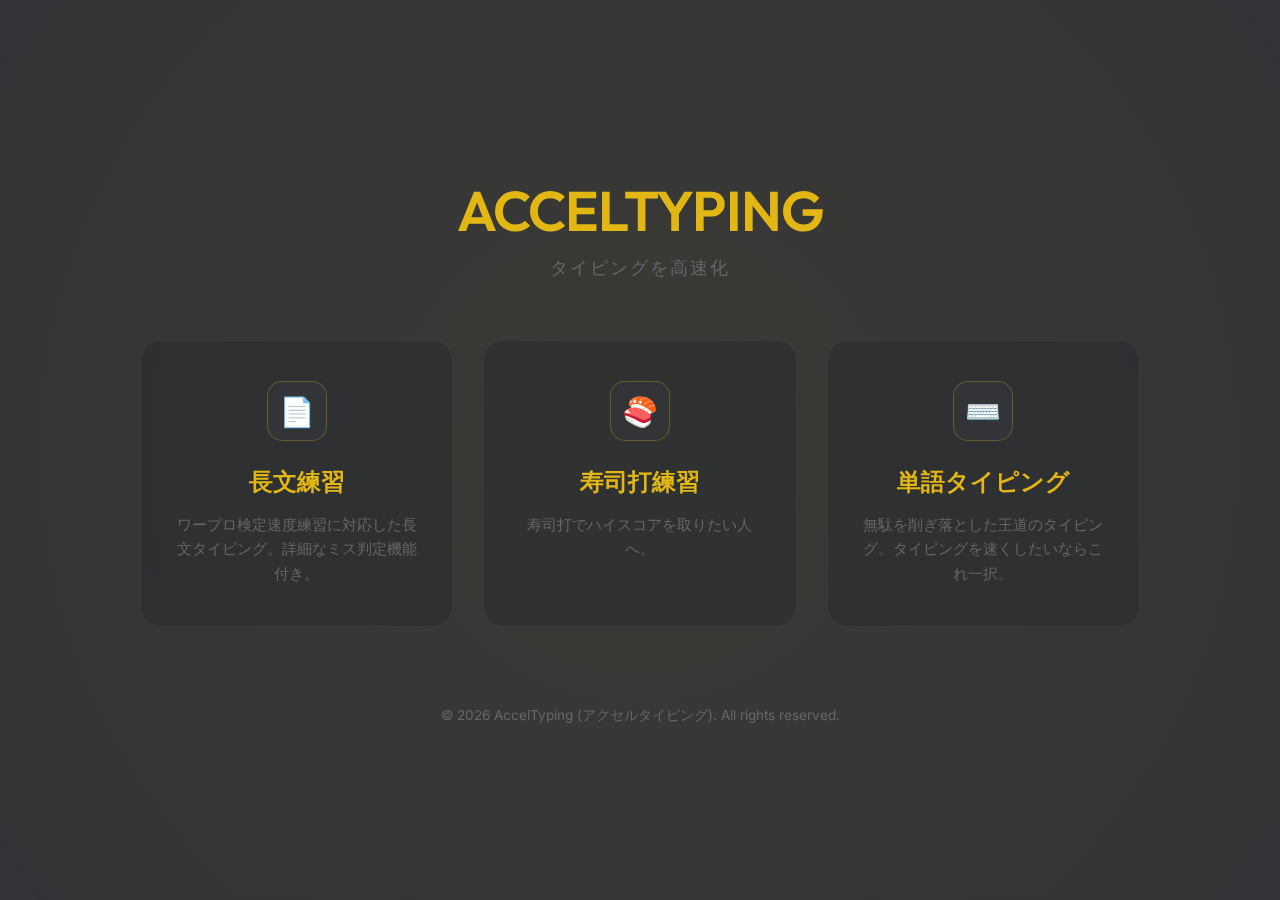
<file: index.html>
<!DOCTYPE html>
<html lang="ja">

<head>
    <meta charset="UTF-8">
    <meta name="viewport" content="width=device-width, initial-scale=1.0">
    <title>AccelTyping</title>
    <!-- Google Fonts -->
    <link rel="preconnect" href="https://fonts.googleapis.com">
    <link rel="preconnect" href="https://fonts.gstatic.com" crossorigin>
    <link
        href="https://fonts.googleapis.com/css2?family=Outfit:wght@300;400;600&family=Inter:wght@300;400;600&display=swap"
        rel="stylesheet">
    <link rel="manifest" href="manifest.json">
    <meta name="theme-color" content="#e2b714">
    <link rel="apple-touch-icon" href="icon-512.png">
    <style>
        :root {
            --bg-color: #323437;
            --main-color: #e2b714;
            --text-color: #d1d0c5;
            --sub-color: #646669;
            --card-bg: rgba(44, 46, 49, 0.7);
            --card-hover: rgba(50, 52, 55, 0.9);
            --transition: all 0.3s cubic-bezier(0.25, 0.8, 0.25, 1);
        }

        * {
            margin: 0;
            padding: 0;
            box-sizing: border-box;
        }

        body {
            font-family: 'Inter', sans-serif;
            background-color: var(--bg-color);
            color: var(--text-color);
            min-height: 100vh;
            display: flex;
            flex-direction: column;
            align-items: center;
            justify-content: center;
            padding: 20px;
            overflow-x: hidden;
        }

        /* Animated Background Gradients */
        body::before {
            content: '';
            position: fixed;
            top: -50%;
            left: -50%;
            width: 200%;
            height: 200%;
            background: radial-gradient(circle, rgba(226, 183, 20, 0.05) 0%, transparent 50%);
            z-index: -1;
            animation: move 20s linear infinite;
        }

        @keyframes move {
            from {
                transform: rotate(0deg);
            }

            to {
                transform: rotate(360deg);
            }
        }

        .container {
            max-width: 1000px;
            width: 100%;
            text-align: center;
            z-index: 1;
        }

        header {
            margin-bottom: 60px;
            animation: fadeInDown 0.8s ease-out;
        }

        h1 {
            font-family: 'Outfit', sans-serif;
            font-size: 3.5rem;
            color: var(--main-color);
            font-weight: 600;
            letter-spacing: -1px;
            margin-bottom: 10px;
        }

        header p {
            color: var(--sub-color);
            font-size: 1.1rem;
            letter-spacing: 2px;
            text-transform: uppercase;
        }

        .portal-grid {
            display: grid;
            grid-template-columns: repeat(auto-fit, minmax(300px, 1fr));
            gap: 30px;
            width: 100%;
            animation: fadeInUp 1s ease-out;
        }

        .portal-card {
            background: var(--card-bg);
            border: 1px solid rgba(255, 255, 255, 0.05);
            border-radius: 20px;
            padding: 40px 30px;
            text-decoration: none;
            color: inherit;
            display: flex;
            flex-direction: column;
            align-items: center;
            transition: var(--transition);
            backdrop-filter: blur(10px);
            position: relative;
            overflow: hidden;
        }

        .portal-card::before {
            content: '';
            position: absolute;
            top: 0;
            left: -100%;
            width: 100%;
            height: 100%;
            background: linear-gradient(90deg, transparent, rgba(255, 255, 255, 0.05), transparent);
            transition: 0.5s;
        }

        .portal-card:hover::before {
            left: 100%;
        }

        .portal-card:hover {
            transform: translateY(-10px);
            background: var(--card-hover);
            border-color: var(--main-color);
            box-shadow: 0 15px 30px rgba(0, 0, 0, 0.3);
            cursor: pointer;
        }

        .card-icon {
            width: 60px;
            height: 60px;
            background: var(--bg-color);
            border-radius: 15px;
            display: flex;
            align-items: center;
            justify-content: center;
            margin-bottom: 25px;
            font-size: 1.8rem;
            color: var(--main-color);
            border: 1px solid rgba(226, 183, 20, 0.3);
            transition: var(--transition);
        }

        .portal-card:hover .card-icon {
            background: var(--main-color);
            color: var(--bg-color);
            transform: scale(1.1) rotate(5deg);
        }

        .card-title {
            font-size: 1.5rem;
            font-weight: 600;
            margin-bottom: 15px;
            color: var(--main-color);
        }

        .card-desc {
            font-size: 0.95rem;
            color: var(--sub-color);
            line-height: 1.6;
        }

        @keyframes fadeInDown {
            from {
                opacity: 0;
                transform: translateY(-30px);
            }

            to {
                opacity: 1;
                transform: translateY(0);
            }
        }

        @keyframes fadeInUp {
            from {
                opacity: 0;
                transform: translateY(30px);
            }

            to {
                opacity: 1;
                transform: translateY(0);
            }
        }

        /* Footer */
        footer {
            margin-top: 80px;
            color: var(--sub-color);
            font-size: 0.85rem;
            animation: fadeIn 1.5s ease;
        }

        @keyframes fadeIn {
            from {
                opacity: 0;
            }

            to {
                opacity: 1;
            }
        }

        @media (max-width: 600px) {
            h1 {
                font-size: 2.5rem;
            }

            .portal-grid {
                grid-template-columns: 1fr;
            }
        }
    </style>
</head>

<body>

    <div class="container">
        <header>
            <h1>ACCELTYPING</h1>
            <p>タイピングを高速化</p>
        </header>

        <div class="portal-grid">
            <!-- Choubun -->
            <div onclick="location.href='./choubun/index.html'" class="portal-card">
                <div class="card-icon">📄</div>
                <div class="card-title">長文練習</div>
                <div class="card-desc">ワープロ検定速度練習に対応した長文タイピング。詳細なミス判定機能付き。</div>
            </div>

            <!-- Sushi Practice -->
            <div onclick="location.href='./sushi_practice/index.html'" class="portal-card">
                <div class="card-icon">🍣</div>
                <div class="card-title">寿司打練習</div>
                <div class="card-desc">寿司打でハイスコアを取りたい人へ。</div>
            </div>

            <!-- Simple Typing -->
            <div onclick="location.href='./simpletyping/index.html'" class="portal-card">
                <div class="card-icon">⌨️</div>
                <div class="card-title">単語タイピング</div>
                <div class="card-desc">無駄を削ぎ落とした王道のタイピング。タイピングを速くしたいならこれ一択。</div>
            </div>
        </div>

        <footer>
            &copy; 2026 AccelTyping (アクセルタイピング). All rights reserved.
        </footer>
    </div>

    <script>
        // Force cross-origin links to open in the same window (PWA standalone window)
        // by avoiding regular <a> tags and using JavaScript navigation.

        if ('serviceWorker' in navigator) {
            window.addEventListener('load', () => {
                navigator.serviceWorker.register('./sw.js')
                    .then(reg => console.log('Service Worker registered'))
                    .catch(err => console.log('Service Worker registration failed', err));
            });
        }
    </script>
</body>

</html>
</file>
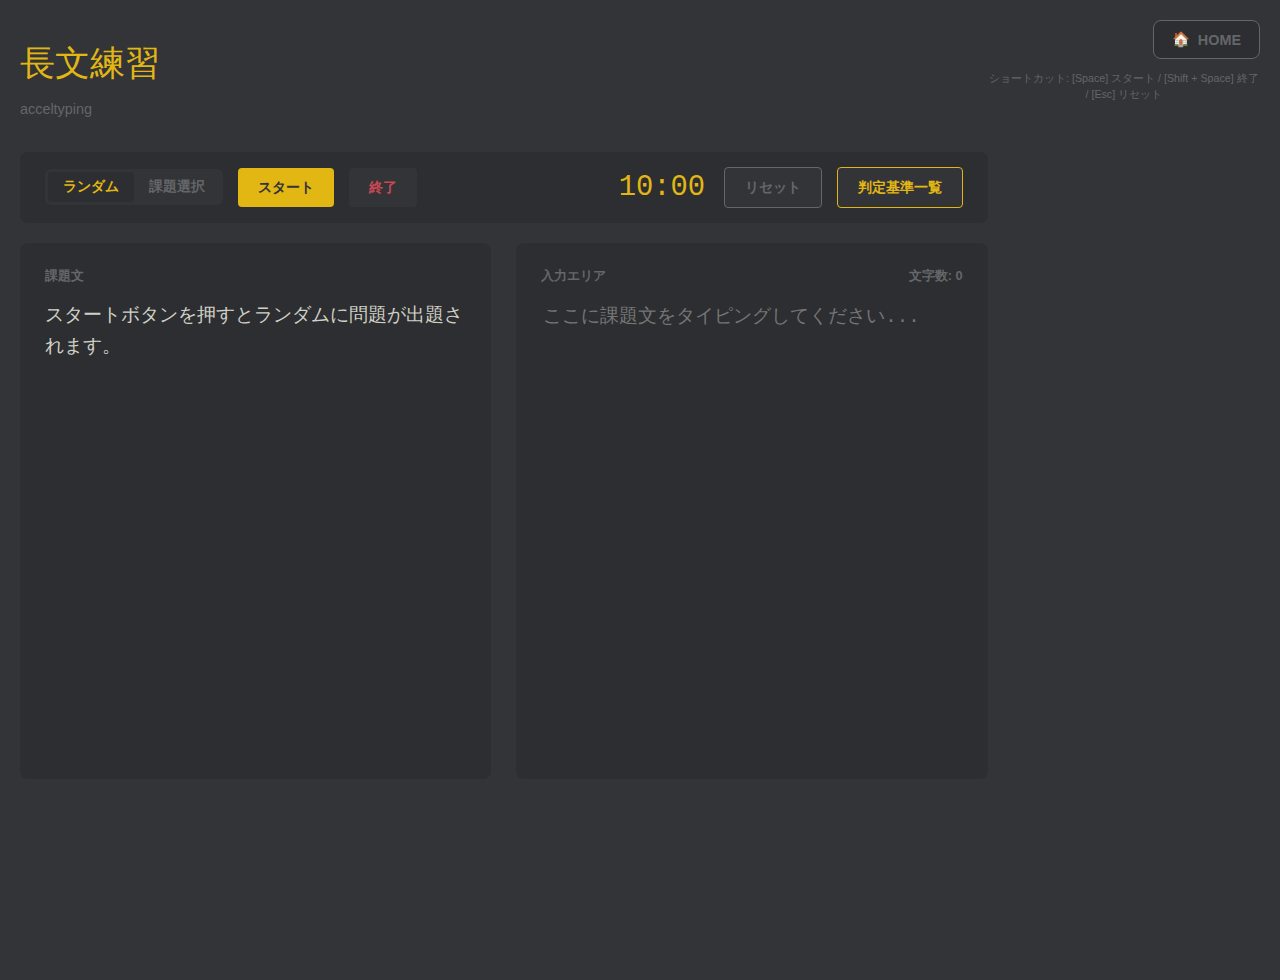
<file: choubun/index.html>
<!DOCTYPE html>
<html lang="ja">
<head>
    <meta charset="UTF-8">
    <meta name="viewport" content="width=device-width, initial-scale=1.0">
    <title>ACCELTYPING 長文練習</title>
    <link rel="stylesheet" href="style.css">
    <link rel="preconnect" href="https://fonts.googleapis.com">
    <link rel="preconnect" href="https://fonts.gstatic.com" crossorigin>
    <link href="https://fonts.googleapis.com/css2?family=Inter:wght@300;400;600&family=Roboto+Mono&display=swap" rel="stylesheet">
</head>
<body>
    <!-- ホームボタン -->
    <a href="../index.html" class="home-button">
        <span class="home-icon">🏠</span>
        <span class="home-text">HOME</span>
    </a>

    <div class="container">
        <header>
            <h1>長文練習</h1>
            <p>acceltyping</p>
        </header>

        <section class="controls">
            <div class="control-group">
                <div class="mode-selector">
                    <button id="mode-random" class="btn-mode active">ランダム</button>
                    <button id="mode-select" class="btn-mode">課題選択</button>
                </div>
                
                <select id="problem-dropdown" class="problem-dropdown" style="display: none;">
                    <!-- JSで生成 -->
                </select>

                <button id="start-btn" class="btn-primary">スタート</button>
                <button id="finish-btn" class="btn-danger" disabled>終了</button>
            </div>
            <div class="control-group">
                <div id="timer" class="timer">10:00</div>
                <button id="reset-btn" class="btn-secondary">リセット</button>
                <button id="show-grades-btn" class="btn-info">判定基準一覧</button>
            </div>
        </section>

        <main class="main-content">
            <div class="problem-box">
                <div class="problem-header">課題文</div>
                <div id="problem-text">スタートボタンを押すとランダムに問題が出題されます。</div>
            </div>
            <div class="input-box">
                <div class="input-header">
                    <span>入力エリア</span>
                    <span id="char-count">文字数: 0</span>
                </div>
                <textarea id="input-area" placeholder="ここに課題文をタイピングしてください..." disabled></textarea>
            </div>
        </main>
    </div>

    <!-- 結果モーダル -->
    <div id="result-modal" class="modal">
        <div class="modal-content">
            <h2>結果発表</h2>
            <div id="result-details"></div>
            <button id="close-modal" class="btn-primary">閉じる</button>
        </div>
    </div>

    <!-- 判定基準モーダル (最初のコードと同一) -->
    <div id="grading-modal" class="modal">
        <div class="modal-content grading-table-container">
            <h2>判定基準一覧</h2>
            <div class="grading-tables">
                <div class="grading-section">
                    <h3>🏆 公式級 (日本語ワープロ検定)</h3>
                    <table>
                        <thead>
                            <tr>
                                <th>級</th>
                                <th>基準文字数</th>
                                <th>ミス減点</th>
                            </tr>
                        </thead>
                        <tbody>
                            <tr><td>初段</td><td>800~</td><td>-5</td></tr>
                            <tr><td>1級</td><td>700~799</td><td>-5</td></tr>
                            <tr><td>準1級</td><td>600~699</td><td>-5</td></tr>
                            <tr><td>2級</td><td>500~599</td><td>-3</td></tr>
                            <tr><td>準2級</td><td>400~499</td><td>-3</td></tr>
                            <tr><td>3級</td><td>300~399</td><td>-1</td></tr>
                            <tr><td>4級</td><td>200~299</td><td>-1</td></tr>
                        </tbody>
                    </table>
                </div>
                <div class="grading-section custom-ranks">
                    <h3>⭐ 段位</h3>
                    <table>
                        <thead>
                            <tr>
                                <th>段位</th>
                                <th>基準文字数</th>
                                <th>ミス減点</th>
                            </tr>
                        </thead>
                        <tbody>
                            <tr class="high-rank"><td>十段</td><td>3000~</td><td>-5</td></tr>
                            <tr class="high-rank"><td>九段</td><td>2750~2999</td><td>-5</td></tr>
                            <tr><td>八段</td><td>2500~2749</td><td>-5</td></tr>
                            <tr><td>七段</td><td>2250~2499</td><td>-5</td></tr>
                            <tr><td>六段</td><td>2000~2249</td><td>-5</td></tr>
                            <tr><td>五段</td><td>1750~1999</td><td>-5</td></tr>
                            <tr><td>四段</td><td>1500~1749</td><td>-5</td></tr>
                            <tr><td>三段</td><td>1250~1499</td><td>-5</td></tr>
                            <tr><td>二段</td><td>1000~1249</td><td>-5</td></tr>
                        </tbody>
                    </table>
                </div>
            </div>
            <button id="close-grading-modal" class="btn-primary" style="margin-top:20px;">閉じる</button>
        </div>
    </div>

    <footer class="shortcuts-help">
        <small>ショートカット: [Space] スタート / [Shift + Space] 終了 / [Esc] リセット</small>
    </footer>

    <script src="problems.js"></script>
    <script src="script.js"></script>
</body>
</html>
</file>
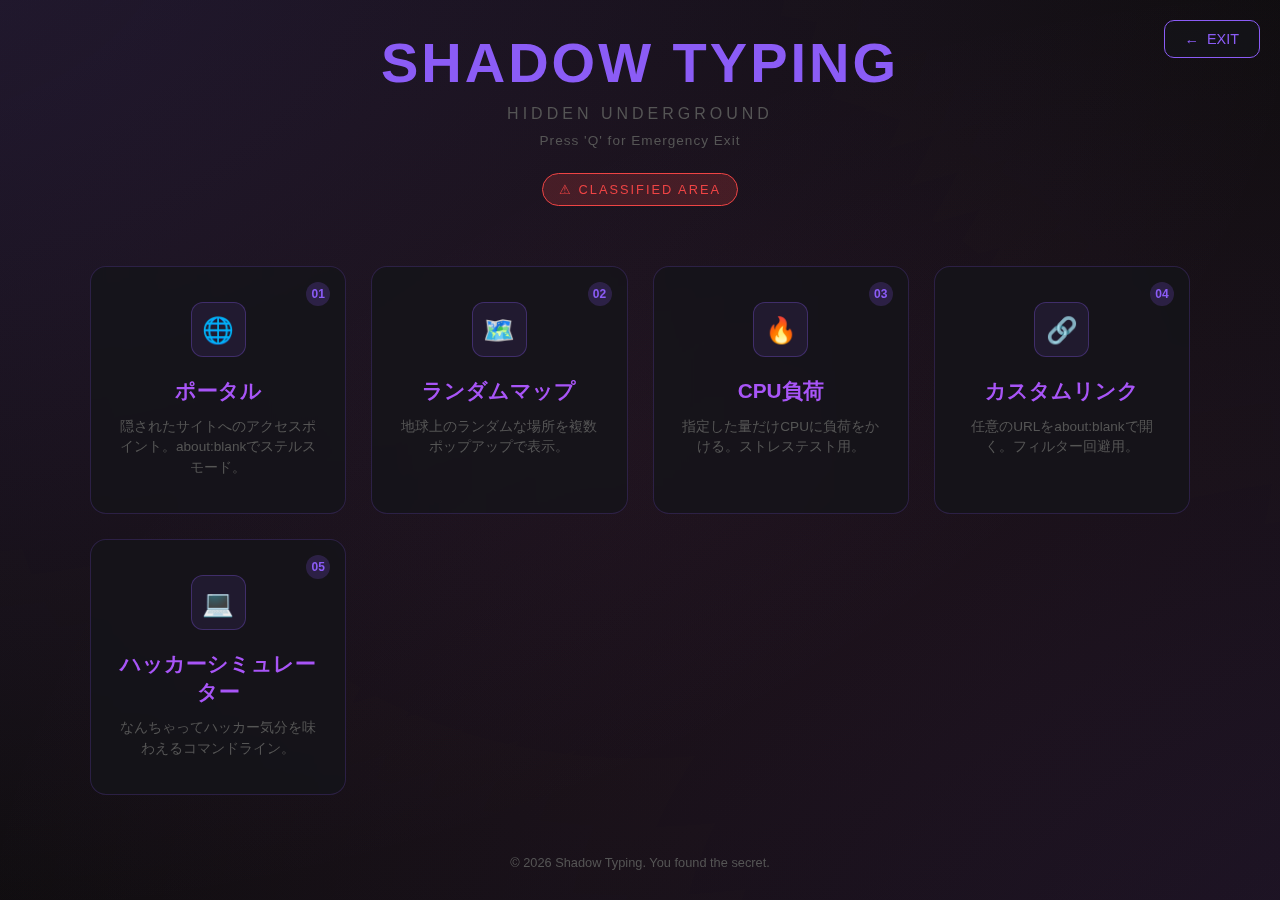
<file: dark_portal/index.html>
<!DOCTYPE html>
<html lang="ja">

<head>
    <meta charset="UTF-8">
    <meta name="viewport" content="width=device-width, initial-scale=1.0">
    <title>SHADOW TYPING | シャドウタイピング</title>
    <link rel="preconnect" href="https://fonts.googleapis.com">
    <link rel="preconnect" href="https://fonts.gstatic.com" crossorigin>
    <link
        href="https://fonts.googleapis.com/css2?family=Outfit:wght@300;400;600&family=Inter:wght@300;400;600&display=swap"
        rel="stylesheet">
    <style>
        :root {
            --bg-color: #0d0d0f;
            --main-color: #8b5cf6;
            --accent-color: #a855f7;
            --text-color: #e0e0e0;
            --sub-color: #555;
            --card-bg: rgba(20, 20, 25, 0.8);
            --card-hover: rgba(30, 30, 40, 0.95);
            --danger-color: #ef4444;
            --transition: all 0.3s cubic-bezier(0.25, 0.8, 0.25, 1);
        }

        * {
            margin: 0;
            padding: 0;
            box-sizing: border-box;
        }

        body {
            font-family: 'Inter', sans-serif;
            background-color: var(--bg-color);
            color: var(--text-color);
            min-height: 100vh;
            display: flex;
            flex-direction: column;
            align-items: center;
            justify-content: center;
            padding: 20px;
            overflow-x: hidden;
        }

        /* Animated Background */
        body::before {
            content: '';
            position: fixed;
            top: -50%;
            left: -50%;
            width: 200%;
            height: 200%;
            background:
                radial-gradient(ellipse at 20% 20%, rgba(139, 92, 246, 0.15) 0%, transparent 50%),
                radial-gradient(ellipse at 80% 80%, rgba(168, 85, 247, 0.1) 0%, transparent 50%),
                radial-gradient(ellipse at 50% 50%, rgba(239, 68, 68, 0.05) 0%, transparent 70%);
            z-index: -1;
            animation: pulse 8s ease-in-out infinite alternate;
        }

        @keyframes pulse {
            0% {
                opacity: 0.5;
                transform: scale(1);
            }

            100% {
                opacity: 1;
                transform: scale(1.1);
            }
        }

        /* Glitch effect for title */
        @keyframes glitch {
            0% {
                text-shadow: 2px 0 #ff0000, -2px 0 #00ffff;
            }

            25% {
                text-shadow: -2px 0 #ff0000, 2px 0 #00ffff;
            }

            50% {
                text-shadow: 2px 2px #ff0000, -2px -2px #00ffff;
            }

            75% {
                text-shadow: -2px 2px #ff0000, 2px -2px #00ffff;
            }

            100% {
                text-shadow: 2px 0 #ff0000, -2px 0 #00ffff;
            }
        }

        .container {
            max-width: 1100px;
            width: 100%;
            text-align: center;
            z-index: 1;
        }

        .back-button {
            position: fixed;
            top: 20px;
            right: 20px;
            background: var(--card-bg);
            border: 1px solid var(--main-color);
            border-radius: 10px;
            padding: 10px 20px;
            color: var(--main-color);
            text-decoration: none;
            font-size: 0.9rem;
            transition: var(--transition);
            display: flex;
            align-items: center;
            gap: 8px;
            z-index: 100;
        }

        .back-button:hover {
            background: var(--main-color);
            color: var(--bg-color);
            box-shadow: 0 0 20px rgba(139, 92, 246, 0.5);
        }

        header {
            margin-bottom: 60px;
            animation: fadeInDown 0.8s ease-out;
        }

        h1 {
            font-family: 'Outfit', sans-serif;
            font-size: 3.5rem;
            color: var(--main-color);
            font-weight: 600;
            letter-spacing: 3px;
            margin-bottom: 10px;
            animation: glitch 3s infinite;
        }

                        header p {
                            color: var(--sub-color);
                            font-size: 1rem;
                            letter-spacing: 4px;
                            text-transform: uppercase;
                        }
        
                        .emergency-exit-info {
                            color: var(--sub-color);
                            font-size: 0.85rem;
                            margin-top: 10px;
                            margin-bottom: 10px;
                            letter-spacing: 1px;
                        }
        .warning-badge {
            display: inline-block;
            background: rgba(239, 68, 68, 0.2);
            border: 1px solid var(--danger-color);
            color: var(--danger-color);
            padding: 8px 16px;
            border-radius: 20px;
            font-size: 0.8rem;
            margin-top: 15px;
            letter-spacing: 2px;
        }

        .portal-grid {
            display: grid;
            grid-template-columns: repeat(auto-fit, minmax(250px, 1fr));
            gap: 25px;
            width: 100%;
            animation: fadeInUp 1s ease-out;
        }

        .portal-card {
            background: var(--card-bg);
            border: 1px solid rgba(139, 92, 246, 0.2);
            border-radius: 16px;
            padding: 35px 25px;
            text-decoration: none;
            color: inherit;
            display: flex;
            flex-direction: column;
            align-items: center;
            transition: var(--transition);
            backdrop-filter: blur(10px);
            position: relative;
            overflow: hidden;
            cursor: pointer;
        }

        .portal-card::before {
            content: '';
            position: absolute;
            top: 0;
            left: -100%;
            width: 100%;
            height: 100%;
            background: linear-gradient(90deg, transparent, rgba(139, 92, 246, 0.1), transparent);
            transition: 0.5s;
        }

        .portal-card:hover::before {
            left: 100%;
        }

        .portal-card:hover {
            transform: translateY(-8px);
            background: var(--card-hover);
            border-color: var(--main-color);
            box-shadow: 0 10px 40px rgba(139, 92, 246, 0.3);
        }

        .card-icon {
            width: 55px;
            height: 55px;
            background: rgba(139, 92, 246, 0.1);
            border-radius: 12px;
            display: flex;
            align-items: center;
            justify-content: center;
            margin-bottom: 20px;
            font-size: 1.6rem;
            color: var(--main-color);
            border: 1px solid rgba(139, 92, 246, 0.3);
            transition: var(--transition);
        }

        .portal-card:hover .card-icon {
            background: var(--main-color);
            color: var(--bg-color);
            transform: scale(1.1) rotate(-5deg);
            box-shadow: 0 0 20px rgba(139, 92, 246, 0.5);
        }

        .card-title {
            font-size: 1.3rem;
            font-weight: 600;
            margin-bottom: 12px;
            color: var(--accent-color);
        }

        .card-desc {
            font-size: 0.85rem;
            color: var(--sub-color);
            line-height: 1.5;
        }

        .card-number {
            position: absolute;
            top: 15px;
            right: 15px;
            width: 24px;
            height: 24px;
            background: rgba(139, 92, 246, 0.2);
            border-radius: 50%;
            display: flex;
            align-items: center;
            justify-content: center;
            font-size: 0.75rem;
            color: var(--main-color);
            font-weight: 600;
        }

        @keyframes fadeInDown {
            from {
                opacity: 0;
                transform: translateY(-30px);
            }

            to {
                opacity: 1;
                transform: translateY(0);
            }
        }

        @keyframes fadeInUp {
            from {
                opacity: 0;
                transform: translateY(30px);
            }

            to {
                opacity: 1;
                transform: translateY(0);
            }
        }

        footer {
            margin-top: 60px;
            color: var(--sub-color);
            font-size: 0.8rem;
            animation: fadeIn 1.5s ease;
        }

        @keyframes fadeIn {
            from {
                opacity: 0;
            }

            to {
                opacity: 1;
            }
        }

        @media (max-width: 600px) {
            h1 {
                font-size: 2.2rem;
            }

            .portal-grid {
                grid-template-columns: 1fr;
            }
        }
    </style>
</head>

<body>
    <a href="../index.html" class="back-button">
        <span>←</span>
        <span>EXIT</span>
    </a>

    <div class="container">
        <header>
            <h1>SHADOW TYPING</h1>
            <p>Hidden Underground</p>
            <div class="emergency-exit-info">Press 'Q' for Emergency Exit</div>
            <div class="warning-badge">⚠ CLASSIFIED AREA</div>
        </header>

        <div class="portal-grid">
            <!-- Site 1: iframe Display -->
            <div onclick="location.href='./site1_iframe/index.html'" class="portal-card">
                <span class="card-number">01</span>
                <div class="card-icon">🌐</div>
                <div class="card-title">ポータル</div>
                <div class="card-desc">隠されたサイトへのアクセスポイント。about:blankでステルスモード。</div>
            </div>

            <!-- Site 2: Google Maps -->
            <div onclick="location.href='./site2_maps/index.html'" class="portal-card">
                <span class="card-number">02</span>
                <div class="card-icon">🗺️</div>
                <div class="card-title">ランダムマップ</div>
                <div class="card-desc">地球上のランダムな場所を複数ポップアップで表示。</div>
            </div>

            <!-- Site 3: CPU Load -->
            <div onclick="location.href='./site3_cpu/index.html'" class="portal-card">
                <span class="card-number">03</span>
                <div class="card-icon">🔥</div>
                <div class="card-title">CPU負荷</div>
                <div class="card-desc">指定した量だけCPUに負荷をかける。ストレステスト用。</div>
            </div>

            <!-- Site 4: Custom Link -->
            <div onclick="location.href='./site4_custom/index.html'" class="portal-card">
                <span class="card-number">04</span>
                <div class="card-icon">🔗</div>
                <div class="card-title">カスタムリンク</div>
                <div class="card-desc">任意のURLをabout:blankで開く。フィルター回避用。</div>
            </div>

            <!-- Site 5: Hacker Simulator -->
            <div onclick="location.href='./site5_hacker/index.html'" class="portal-card">
                <span class="card-number">05</span>
                <div class="card-icon">💻</div>
                <div class="card-title">ハッカーシミュレーター</div>
                <div class="card-desc">なんちゃってハッカー気分を味わえるコマンドライン。</div>
            </div>
        </div>

        <footer>
            &copy; 2026 Shadow Typing. You found the secret.
        </footer>
    </div>
<script>
    // --- Emergency Exit with 'Q' key ---
    document.addEventListener('keydown', (event) => {
        // Check if the pressed key is 'q' or 'Q'
        // and ensure the user is not typing in an input field.
        if (event.key.toLowerCase() === 'q') {
            const targetTagName = event.target.tagName.toLowerCase();
            if (targetTagName !== 'input' && targetTagName !== 'textarea') {
                // Redirect to the home page.
                sessionStorage.setItem('noAnimation', 'true'); // フラグを設定
                window.location.href = '../index.html'; // dark_portal/index.html から見ると '../index.html' がルート
            }
        }
    });
    </script>
</body>

</html>
</file>
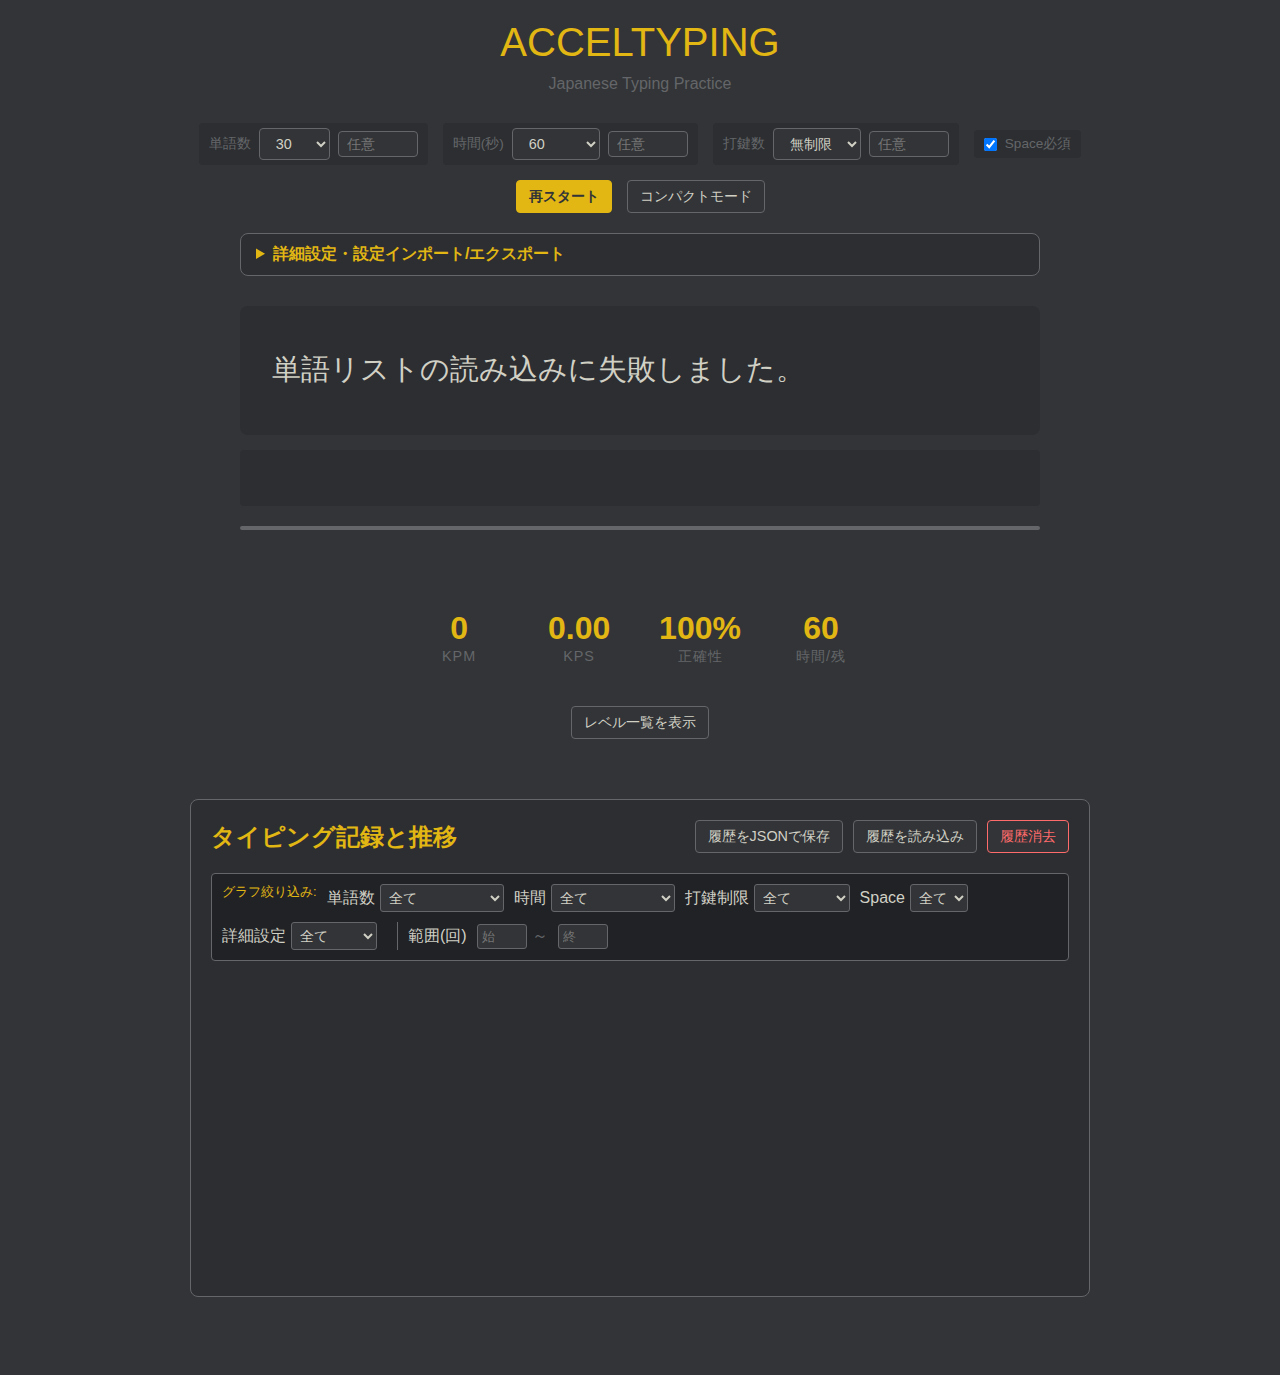
<file: simpletyping/index.html>
<!DOCTYPE html>
<html lang="ja">
<head>
    <meta charset="UTF-8">
    <meta name="viewport" content="width=device-width, initial-scale=1.0">
    <title>Acceltyping 単語</title>
    <script src="https://cdn.jsdelivr.net/npm/chart.js"></script>

    <style>
        * {
            margin: 0;
            padding: 0;
            box-sizing: border-box;
        }

        body {
            font-family: 'Helvetica Neue', Arial, sans-serif;
            background: #323437;
            color: #d1d0c5;
            padding: 20px;
            min-height: 100vh;
            display: flex;
            flex-direction: column;
            align-items: center;
            transition: background-color 0.3s;
        }

        /* --- Compact Mode Styles --- */
        body.compact-mode {
            justify-content: center;
            background: #202225;
        }
        
        body.compact-mode .header,
        body.compact-mode .controls,
        body.compact-mode .stats,
        body.compact-mode .level-chart-section,
        body.compact-mode .advanced-settings,
        body.compact-mode .history-section {
            display: none !important;
        }

        body.compact-mode .test-area {
            margin-bottom: 0;
            transform: scale(1.1);
        }

        #exitCompactBtn {
            display: none;
            position: fixed;
            top: 20px;
            right: 20px;
            background: rgba(0, 0, 0, 0.5);
            color: #646669;
            border: 1px solid #646669;
            padding: 8px 16px;
            border-radius: 4px;
            cursor: pointer;
            z-index: 1000;
        }
        #exitCompactBtn:hover {
            background: #e2b714;
            color: #323437;
            border-color: #e2b714;
        }
        body.compact-mode #exitCompactBtn {
            display: block;
        }

        /* --- Styles --- */
        .header {
            text-align: center;
            margin-bottom: 30px;
        }

        .title {
            font-size: 2.5rem;
            font-weight: 300;
            color: #e2b714;
            margin-bottom: 10px;
        }

        .subtitle {
            font-size: 1rem;
            color: #646669;
        }

        .controls {
            display: flex;
            flex-wrap: wrap;
            justify-content: center;
            gap: 15px;
            margin-bottom: 20px;
            align-items: center;
            max-width: 900px;
        }

        .control-group {
            display: flex;
            align-items: center;
            gap: 8px;
            background: #2c2e31;
            padding: 5px 10px;
            border-radius: 4px;
        }

        .control-group label {
            font-size: 0.85rem;
            color: #646669;
            cursor: pointer;
            white-space: nowrap;
        }

        .custom-input {
            width: 80px;
            background: #323437;
            color: #d1d0c5;
            border: 1px solid #646669;
            padding: 4px 8px;
            border-radius: 4px;
            font-size: 0.9rem;
        }

        select, button {
            background: #323437;
            color: #d1d0c5;
            border: 1px solid #646669;
            padding: 6px 12px;
            border-radius: 4px;
            font-size: 0.9rem;
            cursor: pointer;
            transition: all 0.2s;
        }

        select:hover, button:hover, .custom-input:hover {
            border-color: #e2b714;
        }

        button.primary-btn {
            background: #e2b714;
            color: #323437;
            font-weight: bold;
            border: 1px solid #e2b714;
        }
        button.primary-btn:hover {
            background: #f4c430;
        }

        /* --- Advanced Settings (Collapsible) --- */
        .advanced-settings {
            width: 100%;
            max-width: 800px;
            margin-bottom: 30px;
            border: 1px solid #646669;
            border-radius: 8px;
            background: #2c2e31;
            overflow: hidden;
        }

        .advanced-settings summary {
            padding: 10px 15px;
            cursor: pointer;
            color: #e2b714;
            font-weight: bold;
            user-select: none;
            outline: none;
        }

        .advanced-content {
            padding: 15px;
            border-top: 1px solid #646669;
            display: flex;
            flex-wrap: wrap;
            gap: 20px;
            align-items: flex-end;
        }

        .advanced-group {
            display: flex;
            flex-direction: column;
            gap: 5px;
            flex: 1;
            min-width: 200px;
        }
        .advanced-group label {
            font-size: 0.8rem;
            color: #646669;
        }
        .text-input {
            background: #323437;
            color: #d1d0c5;
            border: 1px solid #646669;
            padding: 6px;
            border-radius: 4px;
            width: 100%;
        }

        .file-actions {
            margin-left: auto;
            display: flex;
            gap: 10px;
            margin-top: 10px;
        }

        /* --- Test Area --- */
        .test-area {
            max-width: 800px;
            width: 100%;
            margin-bottom: 40px;
            cursor: text;
            transition: transform 0.3s;
        }

        .word-display {
            background: #2c2e31;
            padding: 30px;
            border-radius: 8px;
            font-size: 1.8rem;
            line-height: 2.2;
            height: auto;
            max-height: 80vh; 
            border: 2px solid transparent;
            transition: border-color 0.2s, height 0.2s ease;
            overflow: hidden;
            position: relative;
        }

        #wordStream {
            position: relative;
            width: 100%;
            transition: transform 0.3s ease-in-out;
            white-space: normal;
            word-break: break-word;
            display: block;
        }

        .word {
            display: inline-block;
            margin-right: 1rem;
            margin-bottom: 0.5rem;
            transition: color 0.2s;
            max-width: 100%;
            box-sizing: border-box;
            margin-right: 8px;
        }

        .word.current {
            color: #e2b714;
        }

        .kana-display {
            font-size: 1.4rem;
            color: #d1d0c5;
            margin-top: 15px;
            height: 2.5em;
            text-align: center;
            letter-spacing: 2px;
            background: #2c2e31;
            padding: 10px;
            border-radius: 4px;
            overflow: hidden;
            position: relative;
        }

        .kana-stream {
            position: absolute;
            top: 10px;
            left: 50%;
            white-space: nowrap;
        }

        .kana-stream .typed {
            color: #646669;
        }
        .kana-stream .untyped {
            opacity: 1;
        }

        #cursor {
            display: inline-block;
            background-color: #e2b714;
            width: 2px;
            height: 1.4rem;
            vertical-align: middle;
            animation: blink 1s infinite;
        }

        @keyframes blink {
            0%, 100% { opacity: 1; }
            50% { opacity: 0; }
        }

        .stats {
            display: flex;
            justify-content: center;
            gap: 40px;
            margin-top: 20px;
        }

        .stat {
            text-align: center;
            min-width: 80px;
        }

        .stat-value {
            font-size: 2rem;
            font-weight: bold;
            color: #e2b714;
            display: block;
        }

        .stat-label {
            font-size: 0.9rem;
            color: #646669;
            text-transform: uppercase;
            letter-spacing: 1px;
        }

        /* --- Level Chart Section --- */
        .level-chart-section {
            max-width: 800px;
            width: 100%;
            margin-top: 40px;
            padding-bottom: 20px;
            text-align: center;
            display: flex;
            flex-direction: column;
            align-items: center;
        }

        #levelChartContainer {
            margin-top: 20px;
            width: 100%;
            transition: opacity 0.3s ease;
        }

        #levelTable {
            width: 100%;
            max-width: 400px;
            margin: 0 auto;
            border-collapse: collapse;
            font-size: 0.9rem;
        }

        #levelTable th, #levelTable td {
            padding: 12px 15px;
            border: 1px solid #646669;
        }

        #levelTable th {
            background-color: #2c2e31;
            color: #e2b714;
            font-weight: bold;
        }

        #levelTable tr:nth-child(even) {
            background-color: #2c2e31;
        }

        /* --- History Section --- */
        .history-section {
            max-width: 900px;
            width: 100%;
            margin-top: 40px;
            margin-bottom: 60px;
            background: #2c2e31;
            border-radius: 8px;
            padding: 20px;
            border: 1px solid #646669;
        }

        .history-header {
            display: flex;
            justify-content: space-between;
            align-items: center;
            margin-bottom: 20px;
            flex-wrap: wrap;
            gap: 10px;
        }

        .history-header h2 {
            color: #e2b714;
            font-size: 1.5rem;
        }

        .filter-controls {
            display: flex;
            flex-wrap: wrap;
            gap: 10px;
            margin-bottom: 15px;
            padding: 10px;
            background: #202225;
            border-radius: 4px;
            border: 1px solid #646669;
        }

        .filter-group {
            display: flex;
            align-items: center;
            gap: 5px;
        }
        
        .filter-group select, .filter-group input {
            padding: 4px;
            background: #323437;
            color: #d1d0c5;
            border: 1px solid #646669;
            border-radius: 3px;
        }

        .filter-input {
            width: 60px;
            background: #323437;
            color: #d1d0c5;
            border: 1px solid #646669;
            padding: 4px;
            border-radius: 3px;
            display: none;
            margin-left: 5px;
        }
        .filter-input:focus {
            border-color: #e2b714;
            outline: none;
        }

        .chart-container {
            position: relative;
            height: 300px;
            width: 100%;
        }

        /* --- Results Modal --- */
        .results {
            position: fixed;
            top: 0;
            left: 0;
            width: 100%;
            height: 100%;
            background: rgba(0, 0, 0, 0.75);
            display: none;
            justify-content: center;
            align-items: center;
            z-index: 100;
        }

        .results.show {
            display: flex;
        }

        .results-content {
            background: #2c2e31;
            padding: 40px;
            border-radius: 8px;
            text-align: center;
            width: 90%;
            max-width: 700px;
            max-height: 90vh;
            overflow-y: auto;
        }

        .results h2 {
            color: #e2b714;
            margin-bottom: 20px;
            font-size: 1.8rem;
        }

        .results-grid {
            display: grid;
            grid-template-columns: repeat(auto-fit, minmax(100px, 1fr));
            gap: 20px;
            margin-bottom: 20px;
        }

        .result-settings-display {
            background: #323437;
            padding: 15px;
            border-radius: 4px;
            margin-bottom: 20px;
            text-align: left;
            font-size: 0.9rem;
            color: #d1d0c5;
            display: grid;
            grid-template-columns: 1fr 1fr;
            gap: 10px;
        }
        
        .result-settings-display h3 {
            grid-column: 1 / -1;
            color: #646669;
            font-size: 0.8rem;
            text-transform: uppercase;
            margin-bottom: 5px;
            border-bottom: 1px solid #646669;
            padding-bottom: 5px;
        }

        .setting-item {
            display: flex;
            justify-content: space-between;
        }
        .setting-label { color: #646669; }
        .setting-val { color: #e2b714; font-weight: bold; }

        .progress-bar {
            width: 100%;
            height: 4px;
            background: #646669;
            border-radius: 2px;
            margin: 20px 0;
            overflow: hidden;
        }

        .progress-fill {
            height: 100%;
            background: #e2b714;
            width: 0%;
            transition: width 0.3s ease;
        }
    </style>
</head>
<body>
    <button id="exitCompactBtn">コンパクトモード終了 (ESC)</button>

    <div class="header">
        <h1 class="title">ACCELTYPING</h1>
        <p class="subtitle">Japanese Typing Practice</p>
    </div>

    <div class="controls">
        <div class="control-group">
            <label for="wordCountSelect">単語数</label>
            <select id="wordCountSelect">
                <option value="15">15</option>
                <option value="30" selected>30</option>
                <option value="50">50</option>
                <option value="100">100</option>
            </select>
            <input type="number" id="customWordCount" class="custom-input" placeholder="任意" min="1">
        </div>
        
        <div class="control-group">
            <label for="timeLimitSelect">時間(秒)</label>
            <select id="timeLimitSelect">
                <option value="30">30</option>
                <option value="60" selected>60</option>
                <option value="120">120</option>
                <option value="0">無制限</option>
            </select>
            <input type="number" id="customTimeLimit" class="custom-input" placeholder="任意" min="0">
        </div>

        <div class="control-group">
            <label for="strokeLimitSelect">打鍵数</label>
            <select id="strokeLimitSelect">
                <option value="0" selected>無制限</option>
                <option value="100">100</option>
                <option value="200">200</option>
                <option value="300">300</option>
                <option value="400">400</option>
            </select>
            <input type="number" id="customStrokeLimit" class="custom-input" placeholder="任意" min="1">
        </div>

        <div class="control-group">
            <input type="checkbox" id="spaceToggle" checked>
            <label for="spaceToggle">Space必須</label>
        </div>
        
        <button id="restartBtn" class="primary-btn">再スタート</button>
        <button id="compactModeBtn">コンパクトモード</button>
    </div>

    <details class="advanced-settings">
        <summary>詳細設定・設定インポート/エクスポート</summary>
        <div class="advanced-content">
            <div class="advanced-group">
                <label for="includeKeys">出題するかな (例: あ, か, きゃ)</label>
                <input type="text" id="includeKeys" class="text-input" placeholder="あ, か, きゃ...">
            </div>
            <div class="advanced-group">
                <label for="excludeKeys">除外するかな (例: ん, ぱ)</label>
                <input type="text" id="excludeKeys" class="text-input" placeholder="ん, ぱ...">
            </div>
            
            <div class="file-actions">
                <button id="exportSettingsBtn">設定をエクスポート</button>
                <button id="importSettingsBtn">設定をインポート</button>
                <input type="file" id="importFileInput" accept=".json" style="display:none">
            </div>
        </div>
    </details>

    <div class="test-area" id="testArea">
        <div id="wordDisplay" class="word-display">
            <div id="wordStream"></div>
        </div>
        <div id="kanaDisplay" class="kana-display">
            <div id="kanaStream" class="kana-stream"></div>
        </div>
        <div class="progress-bar">
            <div id="progressFill" class="progress-fill"></div>
        </div>
    </div>

    <div class="stats">
        <div class="stat">
            <span id="kpm" class="stat-value">0</span>
            <span class="stat-label">KPM</span>
        </div>
        <div class="stat">
            <span id="kps" class="stat-value">0.00</span>
            <span class="stat-label">KPS</span>
        </div>
        <div class="stat">
            <span id="accuracy" class="stat-value">100%</span>
            <span class="stat-label">正確性</span>
        </div>
        <div class="stat">
            <span id="timer" class="stat-value">60</span>
            <span class="stat-label">時間/残</span>
        </div>
    </div>

    <div class="level-chart-section">
        <button id="toggleLevelBtn">レベル一覧を表示</button>
        <div id="levelChartContainer" style="display: none;">
            <table id="levelTable">
                <thead>
                    <tr>
                        <th>Level</th>
                        <th>KPM (キー毎分)</th>
                    </tr>
                </thead>
                <tbody>
                    </tbody>
            </table>
        </div>
    </div>

    <div class="history-section">
        <div class="history-header">
            <h2>タイピング記録と推移</h2>
            <div style="display:flex; gap:10px;">
                <button id="exportHistoryBtn">履歴をJSONで保存</button>
                <button id="importHistoryBtn">履歴を読み込み</button>
                <button id="clearHistoryBtn" style="color:#ff6b6b; border-color:#ff6b6b;">履歴消去</button>
                <input type="file" id="importHistoryInput" accept=".json" style="display:none">
            </div>
        </div>

        <div class="filter-controls">
            <span style="font-size: 0.8rem; color: #e2b714;">グラフ絞り込み:</span>
            
            <div class="filter-group">
                <label>単語数</label>
                <select id="filterWordCount">
                    <option value="all">全て</option>
                    <option value="15">15</option>
                    <option value="30">30</option>
                    <option value="50">50</option>
                    <option value="100">100</option>
                    <option value="custom">その他(定形外)</option>
                    <option value="manual">数値指定</option>
                </select>
                <input type="number" id="filterWordCountInput" class="filter-input" placeholder="値">
            </div>

            <div class="filter-group">
                <label>時間</label>
                <select id="filterTimeLimit">
                    <option value="all">全て</option>
                    <option value="30">30秒</option>
                    <option value="60">60秒</option>
                    <option value="120">120秒</option>
                    <option value="0">無制限</option>
                    <option value="custom">その他(定形外)</option>
                    <option value="manual">数値指定</option>
                </select>
                <input type="number" id="filterTimeLimitInput" class="filter-input" placeholder="秒">
            </div>

            <div class="filter-group">
                <label>打鍵制限</label>
                <select id="filterStrokeLimit">
                    <option value="all">全て</option>
                    <option value="0">無制限</option>
                    <option value="limit">あり(全て)</option>
                    <option value="manual">数値指定</option>
                </select>
                <input type="number" id="filterStrokeLimitInput" class="filter-input" placeholder="打">
            </div>

            <div class="filter-group">
                <label>Space</label>
                <select id="filterSpace">
                    <option value="all">全て</option>
                    <option value="true">必須</option>
                    <option value="false">不要</option>
                </select>
            </div>

            <div class="filter-group">
                <label>詳細設定</label>
                <select id="filterAdvanced">
                    <option value="all">全て</option>
                    <option value="none">指定なし</option>
                    <option value="used">指定あり</option>
                </select>
            </div>

            <div class="filter-group" style="margin-left: 10px; border-left: 1px solid #646669; padding-left: 10px;">
                <label>範囲(回)</label>
                <input type="number" id="filterRangeStart" class="filter-input" style="display:inline-block; width:50px;" placeholder="始">
                <span style="color:#646669">～</span>
                <input type="number" id="filterRangeEnd" class="filter-input" style="display:inline-block; width:50px;" placeholder="終">
            </div>
        </div>

        <div class="chart-container">
            <canvas id="historyChart"></canvas>
        </div>
    </div>

    <div id="results" class="results">
        <div class="results-content">
            <h2>結果</h2>
            <div class="results-grid">
                <div class="stat">
                    <span id="finalLevel" class="stat-value">-</span>
                    <span class="stat-label">Level</span>
                </div>
                <div class="stat">
                    <span id="finalKPM" class="stat-value">0</span>
                    <span class="stat-label">KPM</span>
                </div>
                <div class="stat">
                    <span id="finalKPS" class="stat-value">0.00</span>
                    <span class="stat-label">KPS</span>
                </div>
                <div class="stat">
                    <span id="finalAccuracy" class="stat-value">100%</span>
                    <span class="stat-label">正確性</span>
                </div>
                <div class="stat">
                    <span id="finalTime" class="stat-value">0</span>
                    <span class="stat-label">経過時間</span>
                </div>
            </div>

            <div class="result-settings-display">
                <h3>プレイ設定</h3>
                <div class="setting-item"><span class="setting-label">単語数:</span> <span id="resWordCount" class="setting-val">-</span></div>
                <div class="setting-item"><span class="setting-label">制限時間:</span> <span id="resTimeLimit" class="setting-val">-</span></div>
                <div class="setting-item"><span class="setting-label">打鍵数制限:</span> <span id="resStrokeLimit" class="setting-val">-</span></div>
                <div class="setting-item"><span class="setting-label">Space必須:</span> <span id="resSpace" class="setting-val">-</span></div>
                <div class="setting-item"><span class="setting-label">含むかな:</span> <span id="resInclude" class="setting-val">-</span></div>
                <div class="setting-item"><span class="setting-label">除外かな:</span> <span id="resExclude" class="setting-val">-</span></div>
            </div>

            <button id="restartBtnResults" class="primary-btn restart-btn">もう一度</button>
        </div>
    </div>

    <script>
    (async () => {
        // --- Logic from typing.ts (transpiled to JS) ---
        class ChunkPattern {
        }
        ChunkPattern.list = new Map([
            ["あ", [["a"]]], ["い", [["i"], ["yi"]]], ["う", [["u"], ["wu"], ["whu"]]], ["え", [["e"]]], ["お", [["o"]]],
            ["うぁ", [["wha"]]], ["うぃ", [["wi"], ["whi"]]], ["うぇ", [["we"], ["whe"]]], ["うぉ", [["who"]]],
            ["ゐ", [["wi"]]], ["ゑ", [["we"]]], ["ぁ", [["la"], ["xa"]]], ["ぃ", [["li"], ["xi"], ["lyi"], ["xyi"]]], ["ぅ", [["lu"], ["xu"]]], ["ぇ", [["le"], ["xe"], ["lye"], ["xye"]]], ["ぉ", [["lo"], ["xo"]]],
            ["ぃぇ", [["ye"]]], ["か", [["ka"], ["ca"]]], ["き", [["ki"]]], ["く", [["ku"], ["cu"], ["qu"]]], ["け", [["ke"]]], ["こ", [["ko"], ["co"]]],
            ["きゃ", [["kya"]]], ["きぃ", [["kyi"]]], ["きゅ", [["kyu"]]], ["きぇ", [["kye"]]], ["きょ", [["kyo"]]],
            ["くゃ", [["qya"]]], ["くゅ", [["qyu"]]], ["くょ", [["qyo"]]], ["くぁ", [["qa"], ["qwa"], ["kwa"]]], ["くぃ", [["qi"], ["qwi"], ["qyi"]]], ["くぅ", [["qwu"]]], ["くぇ", [["qe"], ["qwe"], ["qye"]]], ["くぉ", [["qo"], ["qwo"]]],
            ["が", [["ga"]]], ["ぎ", [["gi"]]], ["ぐ", [["gu"]]], ["げ", [["ge"]]], ["ご", [["go"]]],
            ["ぎゃ", [["gya"]]], ["ぎぃ", [["gyi"]]], ["ぎゅ", [["gyu"]]], ["ぎぇ", [["gye"]]], ["ぎょ", [["gyo"]]],
            ["ぐぁ", [["gwa"]]], ["ぐぃ", [["gwi"]]], ["ぐぅ", [["gwu"]]], ["ぐぇ", [["gwe"]]], ["ぐぉ", [["gwo"]]],
            ["ヵ", [["lka"], ["xka"]]], ["ヶ", [["lke"], ["xke"]]], ["さ", [["sa"]]], ["し", [["si"], ["ci"], ["shi"]]], ["す", [["su"]]], ["せ", [["se"], ["ce"]]], ["そ", [["so"]]],
            ["しゃ", [["sya"], ["sha"]]], ["しぃ", [["syi"]]], ["しゅ", [["syu"], ["shu"]]], ["しぇ", [["sye"], ["she"]]], ["しょ", [["syo"], ["sho"]]],
            ["すぁ", [["swa"]]], ["すぃ", [["swi"]]], ["すぅ", [["swu"]]], ["すぇ", [["swe"]]], ["すぉ", [["swo"]]],
            ["ざ", [["za"]]], ["じ", [["zi"], ["ji"]]], ["ず", [["zu"]]], ["ぜ", [["ze"]]], ["ぞ", [["zo"]]],
            ["じゃ", [["ja"], ["zya"], ["jya"]]], ["じぃ", [["zyi"], ["jyi"]]], ["じゅ", [["ju"], ["zyu"], ["jyu"]]], ["じぇ", [["je"], ["zye"], ["jye"]]], ["じょ", [["jo"], ["zyo"], ["jyo"]]],
            ["た", [["ta"]]], ["ち", [["ti"], ["chi"]]], ["つ", [["tu"], ["tsu"]]], ["て", [["te"]]], ["と", [["to"]]],
            ["ちゃ", [["tya"], ["cha"], ["cya"]]], ["ちぃ", [["tyi"], ["cyi"]]], ["ちゅ", [["tyu"], ["chu"], ["cyu"]]], ["ちぇ", [["tye"], ["che"], ["cye"]]], ["ちょ", [["tyo"], ["cho"], ["cyo"]]],
            ["つぁ", [["tsa"]]], ["つぃ", [["tsi"]]], ["つぇ", [["tse"]]], ["つぉ", [["tso"]]],
            ["てゃ", [["tha"]]], ["てぃ", [["thi"]]], ["てゅ", [["thu"]]], ["てぇ", [["the"]]], ["てょ", [["tho"]]],
            ["とぁ", [["twa"]]], ["とぃ", [["twi"]]], ["とぅ", [["twu"]]], ["とぇ", [["twe"]]], ["とぉ", [["two"]]],
            ["だ", [["da"]]], ["ぢ", [["di"]]], ["づ", [["du"]]], ["で", [["de"]]], ["ど", [["do"]]],
            ["ぢゃ", [["dya"]]], ["ぢぃ", [["dyi"]]], ["ぢゅ", [["dyu"]]], ["ぢぇ", [["dye"]]], ["ぢょ", [["dyo"]]],
            ["でゃ", [["dha"]]], ["でぃ", [["dhi"]]], ["でゅ", [["dhu"]]], ["でぇ", [["dhe"]]], ["でょ", [["dho"]]],
            ["どぁ", [["dwa"]]], ["どぃ", [["dwi"]]], ["どぅ", [["dwu"]]], ["どぇ", [["dwe"]]], ["どぉ", [["dwo"]]],
            ["っ", [["ltu"], ["xtu"], ["ltsu"], ["xtsu"]]], ["な", [["na"]]], ["に", [["ni"]]], ["ぬ", [["nu"]]], ["ね", [["ne"]]], ["の", [["no"]]],
            ["にゃ", [["nya"]]], ["にぃ", [["nyi"]]], ["にゅ", [["nyu"]]], ["にぇ", [["nye"]]], ["にょ", [["nyo"]]],
            ["は", [["ha"]]], ["ひ", [["hi"]]], ["ふ", [["hu"], ["fu"]]], ["へ", [["he"]]], ["ほ", [["ho"]]],
            ["ひゃ", [["hya"]]], ["ひぃ", [["hyi"]]], ["ひゅ", [["hyu"]]], ["ひぇ", [["hye"]]], ["ひょ", [["hyo"]]],
            ["ふぁ", [["fa"], ["fwa"]]], ["ふぃ", [["fi"], ["fwi"], ["fyi"]]], ["ふぅ", [["fwu"]]], ["ふぇ", [["fe"], ["fwe"], ["fye"]]], ["ふぉ", [["fo"], ["fwo"]]],
            ["ふゃ", [["fya"]]], ["ふゅ", [["fyu"]]], ["ふょ", [["fyo"]]], ["ば", [["ba"]]], ["び", [["bi"]]], ["ぶ", [["bu"]]], ["べ", [["be"]]], ["ぼ", [["bo"]]],
            ["びゃ", [["bya"]]], ["びぃ", [["byi"]]], ["びゅ", [["byu"]]], ["びぇ", [["bye"]]], ["びょ", [["byo"]]],
            ["ヴぁ", [["va"]]], ["ヴぃ", [["vi"]]], ["ヴ", [["vu"]]], ["ヴぇ", [["ve"]]], ["ヴぉ", [["vo"]]],
            ["ヴゃ", [["vya"]]], ["ヴぃ", [["vyi"]]], ["ヴゅ", [["vyu"]]], ["ヴぇ", [["vye"]]], ["ヴょ", [["vyo"]]],
            ["ぱ", [["pa"]]], ["ぴ", [["pi"]]], ["ぷ", [["pu"]]], ["ぺ", [["pe"]]], ["ぽ", [["po"]]],
            ["ぴゃ", [["pya"]]], ["ぴぃ", [["pyi"]]], ["ぴゅ", [["pyu"]]], ["ぴぇ", [["pye"]]], ["ぴょ", [["pyo"]]],
            ["ま", [["ma"]]], ["み", [["mi"]]], ["む", [["mu"]]], ["め", [["me"]]], ["も", [["mo"]]],
            ["みゃ", [["mya"]]], ["みぃ", [["myi"]]], ["みゅ", [["myu"]]], ["みぇ", [["mye"]]], ["みょ", [["myo"]]],
            ["や", [["ya"]]], ["ゆ", [["yu"]]], ["よ", [["yo"]]], ["ゃ", [["lya"], ["xya"]]], ["ゅ", [["lyu"], ["xyu"]]], ["ょ", [["lyo"], ["xyo"]]],
            ["ら", [["ra"]]], ["り", [["ri"]]], ["る", [["ru"]]], ["れ", [["re"]]], ["ろ", [["ro"]]],
            ["りゃ", [["rya"]]], ["りぃ", [["ryi"]]], ["りゅ", [["ryu"]]], ["りぇ", [["rye"]]], ["りょ", [["ryo"]]],
            ["わ", [["wa"]]], ["を", [["wo"]]], ["ん", [["n"], ["nn"], ["n'"], ["xn"]]], ["ゎ", [["lwa"], ["xwa"]]], ["ー", [["-"]]], ["　", [[" "]]]
        ]);
        ChunkPattern._initialize = (() => {
            for (const chunkPattern of ChunkPattern.list) {
                const kana = chunkPattern[0];
                if (kana.length >= 2) {
                    let multiPattern = [];
                    for (const c of kana) {
                        if (multiPattern.length === 0) {
                            multiPattern = ChunkPattern.list.get(c);
                        }
                        else {
                            const tmp = [];
                            for (const p1 of multiPattern) {
                                for (const p2 of ChunkPattern.list.get(c)) {
                                    tmp.push(p1.concat(p2));
                                }
                            }
                            multiPattern = tmp;
                        }
                    }
                    ChunkPattern.list.set(kana, chunkPattern[1].concat(multiPattern));
                }
            }
        })();

        function devideIntoChunk(kana) {
            const ret = [];
            for (let i = 0; i < kana.length; ++i) {
                if (i >= kana.length - 1) {
                    ret.push(new Chunk(kana[i]));
                    break;
                }
                if (kana[i] !== "っ" && kana[i] !== "ん") {
                    if (!ChunkPattern.list.has(kana[i] + kana[i + 1])) {
                        ret.push(new Chunk(kana[i]));
                    }
                    else {
                        ret.push(new Chunk(kana[i] + kana[i + 1]));
                        ++i;
                    }
                }
                else {
                    if (i >= kana.length - 2) {
                        ret.push(new Chunk(kana[i] + kana[i + 1]));
                        break;
                    }
                    if (!ChunkPattern.list.has(kana[i + 1] + kana[i + 2])) {
                        ret.push(new Chunk(kana[i] + kana[i + 1]));
                        ++i;
                    }
                    else {
                        ret.push(new Chunk(kana[i] + kana[i + 1] + kana[i + 2]));
                        i += 2;
                    }
                }
            }
            return ret;
        }

        function calculateMinKeystrokes(kanaString) {
            const chunks = devideIntoChunk(kanaString);
            let totalStrokes = 0;

            for (const chunk of chunks) {
                const kana = chunk.kana;
                const patterns = ChunkPattern.list.get(kana);
                if (patterns && patterns.length > 0) {
                    let minLen = Infinity;
                    for (const patternArr of patterns) {
                        const strokeCount = patternArr.length;
                        if (strokeCount < minLen) {
                            minLen = strokeCount;
                        }
                    }
                    totalStrokes += minLen;
                } else {
                    totalStrokes += kana.length;
                }
            }
            return totalStrokes;
        }

        function checkWordMatchesKana(word, includeKeys, excludeKeys) {
            const kanaStr = word.kana.join(''); 
            if (excludeKeys.length > 0) {
                const hasExclude = excludeKeys.some(k => kanaStr.includes(k));
                if (hasExclude) return false;
            }
            if (includeKeys.length > 0) {
                const hasInclude = includeKeys.some(k => kanaStr.includes(k));
                if (!hasInclude) return false;
            }
            return true;
        }

        class TypePattern {
            constructor(romanList) {
                this._isValid = true;
                this._romanCount = 0;
                this._curKanaRomanIndex = 0;
                this._curKanaRomanCount = 0;
                this._kanaRomanList = romanList;
                this._roman = romanList.join("");
            }
            getCurChar() {
                return this._roman[this._romanCount] || '';
            }
            increment(kanaFinished) {
                ++this._romanCount;
                ++this._curKanaRomanCount;
                if (this._curKanaRomanCount >= this._curKanaRoman.length) {
                    ++this._curKanaRomanIndex;
                    this._curKanaRomanCount = 0;
                    kanaFinished(this._curKanaRomanIndex);
                }
            }
            get _curKanaRoman() {
                return this._kanaRomanList[this._curKanaRomanIndex];
            }
            get isValid() {
                return this._isValid;
            }
            isChunkFinished() {
                return this._romanCount >= this._roman.length;
            }
            invalidate() {
                this._isValid = false;
            }
        }

        class TypePatternList {
            constructor(romanLists) {
                this._displayPatternNum = 0;
                this._isChunkFinished = false;
                this._additionalRomanCount = 0;
                this._typePatternList = romanLists.map((romanList) => new TypePattern(romanList));
            }
            isCorrectInput(inputChar) {
                for (const typePattern of this._typePatternList) {
                    if (typePattern.isValid && typePattern.getCurChar() === inputChar)
                        return true;
                }
                return false;
            }
            update(inputChar, kanaFinished) {
                if (!this.isCorrectInput(inputChar)) {
                    return false;
                }
                for (const typePattern of this._typePatternList) {
                    if (!typePattern.isValid)
                        continue;
                    if (inputChar === typePattern.getCurChar()) {
                        typePattern.increment(kanaFinished);
                        if (typePattern.isChunkFinished()) {
                            this._isChunkFinished = true;
                            continue;
                        }
                    }
                    else {
                        if (typePattern === this._typePatternList[this._displayPatternNum]) {
                            this._displayPatternNum = -1;
                        }
                        typePattern.invalidate();
                    }
                }
                if (this._displayPatternNum === -1) {
                    for (let i = 0; i < this._typePatternList.length; ++i) {
                        if (this._typePatternList[i].isValid) {
                            this._displayPatternNum = i;
                            break;
                        }
                    }
                }
                return true;
            }
            get isChunkFinished() {
                return this._isChunkFinished;
            }
        }

        class Chunk {
            constructor(kana) {
                this._kanaCount = 0;
                this._xtuVowels = ["a", "i", "u", "e", "o", "n"];
                this._xnVowels = this._xtuVowels.concat(["y"]);
                this._kana = kana;
                if (!ChunkPattern.list.has(kana)) {
                    if (kana.length > 1 && ChunkPattern.list.has(kana[0]) && ChunkPattern.list.has(kana.substr(1))) {
                         const curPatterns = ChunkPattern.list.get(kana.substr(1));
                        const newPatterns = [];
                        const xnPatterns = ChunkPattern.list.get(kana[0]); 
                        for (const roman of curPatterns) {
                            for (const xn of xnPatterns) {
                                if (xn[0] !== "n") {
                                    newPatterns.push(xn.concat(roman));
                                }
                                else {
                                    if (!this._xnVowels.includes(roman[0][0])) {
                                        newPatterns.push(xn.concat(roman));
                                    }
                                }
                            }
                        }
                        this._typePatternList = new TypePatternList(newPatterns);
                    } else {
                        this._typePatternList = new TypePatternList([[]]); 
                    }
                } else if (kana.length == 1) {
                    this._typePatternList = new TypePatternList(ChunkPattern.list.get(kana));
                }
                else {
                    if (kana[0] === "っ") {
                        const curPatterns = ChunkPattern.list.get(kana.substr(1));
                        const newPatterns = [];
                        for (const roman of curPatterns) {
                            const romanFirstChar = roman[0][0];
                            if (!this._xtuVowels.includes(romanFirstChar)) {
                                newPatterns.push([romanFirstChar].concat(roman));
                            }
                        }
                        for (const roman of curPatterns) {
                            for (const xtu of ChunkPattern.list.get("っ")) {
                                newPatterns.push(xtu.concat(roman));
                            }
                        }
                        this._typePatternList = new TypePatternList(newPatterns);
                    }
                    else if (kana[0] === "ん") {
                        const curPatterns = ChunkPattern.list.get(kana.substr(1));
                        const newPatterns = [];
                        const xnPatterns = ChunkPattern.list.get("ん");
                        for (const roman of curPatterns) {
                            for (const xn of xnPatterns) {
                                if (xn[0] !== "n") {
                                    newPatterns.push(xn.concat(roman));
                                }
                                else {
                                    if (!this._xnVowels.includes(roman[0][0])) {
                                        newPatterns.push(xn.concat(roman));
                                    }
                                }
                            }
                        }
                        this._typePatternList = new TypePatternList(newPatterns);
                    }
                    else {
                        this._typePatternList = new TypePatternList(ChunkPattern.list.get(kana));
                    }
                }
            }
            update(inputChar) {
                const kanaFinished = (newKanaCount) => {
                    this._kanaCount = newKanaCount;
                };
                const ret = this._typePatternList.update(inputChar, kanaFinished);
                if (this._typePatternList.isChunkFinished) {
                    this._kanaCount = this._kana.length;
                }
                return ret;
            }
            get kanaCount() {
                return this._kanaCount;
            }
            get isChunkFinished() {
                return this._typePatternList.isChunkFinished;
            }
            get kana() {
                return this._kana;
            }
        }

        class WordTyper {
            constructor(kana) {
                this.kana = kana;
                this.chunks = devideIntoChunk(kana);
                this.chunkIndex = 0;
            }
            update(key) {
                if (this.isFinished()) return { isCorrect: false };
                const currentChunk = this.chunks[this.chunkIndex];
                let isCorrect = currentChunk.update(key);
                if (!isCorrect) {
                    const nextChunk = this.chunks[this.chunkIndex + 1];
                    if (currentChunk && typeof currentChunk.kana === 'string' && currentChunk.kana[0] === 'っ' && nextChunk) {
                        try {
                            const tplContainer = nextChunk._typePatternList;
                            const tpl = tplContainer && tplContainer._typePatternList;
                            if (tpl && tpl.length > 0) {
                                let matchNextFirstChar = false;
                                for (const tp of tpl) {
                                    const c = (tp.getCurChar && tp.getCurChar()) || '';
                                    if (c === key) {
                                        matchNextFirstChar = true;
                                        break;
                                    }
                                }
                                if (matchNextFirstChar) {
                                    try {
                                        currentChunk._kanaCount = currentChunk._kana.length;
                                    } catch (e) {}
                                    this.chunkIndex++;
                                    if (!this.isFinished()) {
                                        return this.update(key);
                                    } else {
                                        return { isCorrect: true, isFinished: this.isFinished() };
                                    }
                                }
                            }
                        } catch (err) {}
                    }
                }
                if (currentChunk.isChunkFinished) {
                    this.chunkIndex++;
                }
                return {
                    isCorrect,
                    isFinished: this.isFinished(),
                };
            }
            isFinished() {
                return this.chunkIndex >= this.chunks.length;
            }
            getTypedKana() {
                if (this.isFinished()) return this.kana;
                const completedKana = this.chunks.slice(0, this.chunkIndex).map(c => c.kana).join('');
                const partialChunk = this.chunks[this.chunkIndex];
                const partialKana = partialChunk ? partialChunk.kana.substring(0, partialChunk.kanaCount) : '';
                return completedKana + partialKana;
            }
        }

        const levelMap = [
            { level: 'ZZ', kpm: 4000 }, { level: 'ZX', kpm: 3000 }, { level: 'ZS', kpm: 2400 },
            { level: 'ZA', kpm: 2000 }, { level: 'ZB', kpm: 1714.29 }, { level: 'ZC', kpm: 1500 },
            { level: 'ZD', kpm: 1333.33 }, { level: 'ZE', kpm: 1200 }, { level: 'ZF', kpm: 1090.91 },
            { level: 'ZG', kpm: 1000 }, { level: 'ZH', kpm: 923.08 }, { level: 'ZI', kpm: 857.14 },
            { level: 'ZJ', kpm: 800 }, { level: 'XX', kpm: 750 }, { level: 'XS', kpm: 705.88 },
            { level: 'XA', kpm: 666.67 }, { level: 'XB', kpm: 631.58 }, { level: 'XC', kpm: 600 },
            { level: 'XD', kpm: 571.43 }, { level: 'XE', kpm: 545.45 }, { level: 'XF', kpm: 521.74 },
            { level: 'XG', kpm: 500 }, { level: 'XH', kpm: 480 }, { level: 'XI', kpm: 461.54 },
            { level: 'XJ', kpm: 444.44 }, { level: 'SS', kpm: 428.57 }, { level: 'SA', kpm: 413.79 },
            { level: 'SB', kpm: 400 }, { level: 'SC', kpm: 387.10 }, { level: 'SD', kpm: 375 },
            { level: 'SE', kpm: 363.64 }, { level: 'SF', kpm: 352.94 }, { level: 'SG', kpm: 342.86 },
            { level: 'SH', kpm: 333.33 }, { level: 'SI', kpm: 324.32 }, { level: 'SJ', kpm: 315.79 },
            { level: 'A', kpm: 300 }, { level: 'B', kpm: 279.07 }, { level: 'C', kpm: 255.32 },
            { level: 'D', kpm: 230.77 }, { level: 'E', kpm: 206.90 }, { level: 'F', kpm: 184.62 },
            { level: 'G', kpm: 164.38 }, { level: 'H', kpm: 146.34 }, { level: 'I', kpm: 130.43 },
            { level: 'J', kpm: 116.50 }
        ];

        function getLevel(kpm) {
            for (const item of levelMap) {
                if (kpm >= item.kpm) {
                    return item.level;
                }
            }
            return '-';
        }

        // --- HISTORY MANAGER CLASS ---
        class HistoryManager {
            constructor() {
                this.storageKey = 'typing_history_v1';
                this.history = this.load();
                this.chart = null;
                this.initUI();
            }

            load() {
                try {
                    const data = localStorage.getItem(this.storageKey);
                    return data ? JSON.parse(data) : [];
                } catch (e) {
                    console.error("Failed to load history", e);
                    return [];
                }
            }

            save(record) {
                this.history.push(record);
                localStorage.setItem(this.storageKey, JSON.stringify(this.history));
                this.updateChart();
            }

            clear() {
                if(confirm("履歴を全て消去しますか？")) {
                    this.history = [];
                    localStorage.removeItem(this.storageKey);
                    this.updateChart();
                }
            }

            export() {
                const blob = new Blob([JSON.stringify(this.history, null, 2)], { type: 'application/json' });
                const url = URL.createObjectURL(blob);
                const a = document.createElement('a');
                a.href = url;
                a.download = `typing_history_${new Date().toISOString().slice(0,10)}.json`;
                document.body.appendChild(a);
                a.click();
                document.body.removeChild(a);
                URL.revokeObjectURL(url);
            }

            import(file) {
                const reader = new FileReader();
                reader.onload = (event) => {
                    try {
                        const data = JSON.parse(event.target.result);
                        if (Array.isArray(data)) {
                            if(confirm("現在の履歴を上書きしますか？(Cancelで追加)")) {
                                this.history = data;
                            } else {
                                this.history = this.history.concat(data);
                            }
                            localStorage.setItem(this.storageKey, JSON.stringify(this.history));
                            this.updateChart();
                            alert("履歴を読み込みました。");
                        }
                    } catch (e) {
                        alert("読み込みエラー");
                    }
                };
                reader.readAsText(file);
            }

            initUI() {
                document.getElementById('exportHistoryBtn').addEventListener('click', () => this.export());
                document.getElementById('clearHistoryBtn').addEventListener('click', () => this.clear());
                document.getElementById('importHistoryBtn').addEventListener('click', () => {
                    document.getElementById('importHistoryInput').click();
                });
                document.getElementById('importHistoryInput').addEventListener('change', (e) => {
                    if (e.target.files[0]) this.import(e.target.files[0]);
                    e.target.value = '';
                });

                // フィルタUIの制御用関数
                const setupFilter = (selectId, inputId) => {
                    const selectEl = document.getElementById(selectId);
                    const inputEl = inputId ? document.getElementById(inputId) : null;

                    selectEl.addEventListener('change', () => {
                        // manualが選ばれたら入力欄を表示
                        if (inputEl) {
                            if (selectEl.value === 'manual') {
                                inputEl.style.display = 'inline-block';
                                inputEl.focus();
                            } else {
                                inputEl.style.display = 'none';
                            }
                        }
                        this.updateChart();
                    });

                    if (inputEl) {
                        // 入力欄が変わったときもチャート更新
                        inputEl.addEventListener('input', () => this.updateChart());
                    }
                };

                setupFilter('filterWordCount', 'filterWordCountInput');
                setupFilter('filterTimeLimit', 'filterTimeLimitInput');
                setupFilter('filterStrokeLimit', 'filterStrokeLimitInput');
                setupFilter('filterSpace', null);
                setupFilter('filterAdvanced', null);

                // 範囲指定のイベントリスナー
                document.getElementById('filterRangeStart').addEventListener('input', () => this.updateChart());
                document.getElementById('filterRangeEnd').addEventListener('input', () => this.updateChart());

                this.initChart();
            }

            getFilteredData() {
                const fWord = document.getElementById('filterWordCount').value;
                const fWordInput = parseInt(document.getElementById('filterWordCountInput').value);

                const fTime = document.getElementById('filterTimeLimit').value;
                const fTimeInput = parseInt(document.getElementById('filterTimeLimitInput').value);

                const fStroke = document.getElementById('filterStrokeLimit').value;
                const fStrokeInput = parseInt(document.getElementById('filterStrokeLimitInput').value);

                const fSpace = document.getElementById('filterSpace').value;
                const fAdv = document.getElementById('filterAdvanced').value;

                return this.history.filter(rec => {
                    const s = rec.settings;
                    
                    // --- Word Count Filtering ---
                    if (fWord !== 'all') {
                        if (fWord === 'manual') {
                            if (!isNaN(fWordInput) && s.wordCount !== fWordInput) return false;
                        } else if (fWord === 'custom') {
                            if ([15,30,50,100].includes(s.wordCount)) return false;
                        } else {
                            if (s.wordCount != fWord) return false;
                        }
                    }

                    // --- Time Limit Filtering ---
                    if (fTime !== 'all') {
                        if (fTime === 'manual') {
                            if (!isNaN(fTimeInput) && s.wordCount !== fTimeInput) {
                                if (s.timeLimit !== fTimeInput) return false;
                            }
                        } else if (fTime === 'custom') {
                            if ([0,30,60,120].includes(s.timeLimit)) return false;
                        } else {
                            if (s.timeLimit != fTime) return false;
                        }
                    }

                    // --- Stroke Limit Filtering ---
                    if (fStroke !== 'all') {
                        if (fStroke === 'manual') {
                            if (!isNaN(fStrokeInput) && s.strokeLimit !== fStrokeInput) return false;
                        } else {
                            if (fStroke === '0' && s.strokeLimit !== 0) return false;
                            if (fStroke === 'limit' && s.strokeLimit === 0) return false;
                        }
                    }

                    // --- Space Filtering ---
                    if (fSpace !== 'all') {
                        const boolVal = (fSpace === 'true');
                        if (s.spaceRequired !== boolVal) return false;
                    }

                    // --- Advanced Filtering ---
                    if (fAdv !== 'all') {
                        const hasAdv = (s.includeKeys.length > 0 || s.excludeKeys.length > 0);
                        if (fAdv === 'used' && !hasAdv) return false;
                        if (fAdv === 'none' && hasAdv) return false;
                    }

                    return true;
                });
            }

            initChart() {
                const ctx = document.getElementById('historyChart').getContext('2d');
                this.chart = new Chart(ctx, {
                    type: 'line',
                    data: {
                        labels: [], 
                        datasets: [{
                            label: 'KPM (タイプ速度)',
                            data: [],
                            borderColor: '#e2b714',
                            backgroundColor: 'rgba(226, 183, 20, 0.2)',
                            tension: 0.2,
                            pointRadius: 4
                        }]
                    },
                    options: {
                        responsive: true,
                        maintainAspectRatio: false,
                        scales: {
                            x: {
                                type: 'category', // 明示的にCategoryを指定
                                ticks: { color: '#d1d0c5' },
                                grid: { color: '#646669' },
                                title: {
                                    display: true,
                                    text: '回数',
                                    color: '#d1d0c5'
                                }
                            },
                            y: {
                                ticks: { color: '#d1d0c5' },
                                grid: { color: '#646669' },
                                beginAtZero: true
                            }
                        },
                        plugins: {
                            legend: { labels: { color: '#d1d0c5' } },
                            tooltip: {
                                callbacks: {
                                    title: function(context) {
                                        const raw = context[0].raw;
                                        if (raw && raw.extra && raw.extra.date) {
                                            return raw.extra.date;
                                        }
                                        return context[0].label;
                                    },
                                    afterLabel: function(context) {
                                        const raw = context.raw;
                                        if (raw.extra) {
                                            const s = raw.extra;
                                            return [
                                                `Level: ${s.level}`,
                                                `単語: ${s.wordCount}, 時間: ${s.timeLimit}s`,
                                                `Space: ${s.spaceRequired ? 'あり' : 'なし'}`
                                            ];
                                        }
                                    }
                                }
                            }
                        }
                    }
                });
                this.updateChart();
            }

            updateChart() {
                if (!this.chart) return;
                
                // 1. まず条件(時間、単語数など)でフィルタリング
                let filtered = this.getFilteredData();
                
                // 2. 日付順にソート
                filtered.sort((a, b) => a.timestamp - b.timestamp);

                // 3. インデックスを付与（1回目、2回目...）
                let indexedData = filtered.map((rec, i) => ({
                    index: i + 1,
                    record: rec
                }));

                // 4. 範囲指定でスライス
                const rangeStartVal = document.getElementById('filterRangeStart').value;
                const rangeEndVal = document.getElementById('filterRangeEnd').value;
                
                let start = parseInt(rangeStartVal);
                let end = parseInt(rangeEndVal);

                if (isNaN(start) || start < 1) start = 1;
                if (isNaN(end)) end = indexedData.length;

                // 範囲フィルタ適用
                const slicedData = indexedData.filter(item => item.index >= start && item.index <= end);

                // 5. データセット作成
                const labels = slicedData.map(item => `${item.index}`);
                const dataPoints = slicedData.map(item => ({
                    x: `${item.index}`, 
                    y: item.record.kpm,
                    extra: {
                        level: item.record.level,
                        wordCount: item.record.settings.wordCount,
                        timeLimit: item.record.settings.timeLimit,
                        spaceRequired: item.record.settings.spaceRequired,
                        date: new Date(item.record.timestamp).toLocaleString()
                    }
                }));

                this.chart.data.labels = labels;
                this.chart.data.datasets[0].data = dataPoints;
                this.chart.update();
            }
        }

        class TypingTest {
            constructor(wordsData) {
                this.allWords = wordsData;
                this.initElements();
                this.initGame();
                this.initEventListeners();
                this.historyManager = new HistoryManager();
                this.restart();
            }

            initGame() {
                this.words = [];
                this.wordBoundaries = [];
                this.fullKanaString = '';
                this.wordTyper = null;
                this.correctTypedKeys = 0;
                this.correctTypedKeysNoSpace = 0;
                this.incorrectChars = 0;
                this.totalTypedChars = 0;
                this.startTime = null;
                this.endTime = null;
                this.timer = null;
                this.timeLeft = 60;
                this.isActive = false;
                this.isCompleted = false;
                this.lastScrolledLine = -1;
                this.keyBuffer = '';
            }

            initElements() {
                this.testArea = document.getElementById('testArea');
                this.wordDisplay = document.getElementById('wordDisplay');
                this.wordStream = document.getElementById('wordStream');
                this.kanaDisplay = document.getElementById('kanaDisplay');
                this.kanaStream = document.getElementById('kanaStream');
                this.kpmElement = document.getElementById('kpm');
                this.kpsElement = document.getElementById('kps');
                this.accuracyElement = document.getElementById('accuracy');
                this.timerElement = document.getElementById('timer');
                this.results = document.getElementById('results');
                
                // Controls
                this.wordCountSelect = document.getElementById('wordCountSelect');
                this.customWordCount = document.getElementById('customWordCount');
                this.timeLimitSelect = document.getElementById('timeLimitSelect');
                this.customTimeLimit = document.getElementById('customTimeLimit');
                this.strokeLimitSelect = document.getElementById('strokeLimitSelect');
                this.customStrokeLimit = document.getElementById('customStrokeLimit');
                this.spaceToggle = document.getElementById('spaceToggle');
                
                // Advanced Controls
                this.includeKeysInput = document.getElementById('includeKeys');
                this.excludeKeysInput = document.getElementById('excludeKeys');
                this.exportSettingsBtn = document.getElementById('exportSettingsBtn');
                this.importSettingsBtn = document.getElementById('importSettingsBtn');
                this.importFileInput = document.getElementById('importFileInput');

                this.restartBtn = document.getElementById('restartBtn');
                this.restartBtnResults = document.getElementById('restartBtnResults');
                this.progressFill = document.getElementById('progressFill');

                // Toggle & Compact Mode Elements
                this.toggleLevelBtn = document.getElementById('toggleLevelBtn');
                this.levelChartContainer = document.getElementById('levelChartContainer');
                this.compactModeBtn = document.getElementById('compactModeBtn');
                this.exitCompactBtn = document.getElementById('exitCompactBtn');
            }

            initEventListeners() {
                document.addEventListener('keydown', (e) => this.handleKeyDown(e));
                this.testArea.addEventListener('click', () => this.startTest());
                this.restartBtn.addEventListener('click', () => this.restart());
                this.restartBtnResults.addEventListener('click', () => this.restart());
                
                // Settings change events
                const settingInputs = [
                    this.wordCountSelect, this.customWordCount,
                    this.timeLimitSelect, this.customTimeLimit,
                    this.strokeLimitSelect, this.customStrokeLimit,
                    this.spaceToggle, this.includeKeysInput, this.excludeKeysInput
                ];
                settingInputs.forEach(el => el.addEventListener('change', () => this.restart()));
                
                window.addEventListener('resize', () => {
                    this.calculateLines();
                    this.adjustWordDisplayHeight();
                });

                // Level Chart Toggle
                this.toggleLevelBtn.addEventListener('click', () => {
                    const isHidden = this.levelChartContainer.style.display === 'none';
                    this.levelChartContainer.style.display = isHidden ? 'block' : 'none';
                    this.toggleLevelBtn.textContent = isHidden ? 'レベル一覧を隠す' : 'レベル一覧を表示';
                });

                // Compact Mode Toggle
                this.compactModeBtn.addEventListener('click', () => {
                    document.body.classList.add('compact-mode');
                });
                this.exitCompactBtn.addEventListener('click', () => {
                    document.body.classList.remove('compact-mode');
                });

                // Import/Export
                this.exportSettingsBtn.addEventListener('click', () => this.exportSettings());
                this.importSettingsBtn.addEventListener('click', () => this.importFileInput.click());
                this.importFileInput.addEventListener('change', (e) => this.importSettings(e));
            }

            // --- Getter Methods ---
            getWordCount() {
                const customCount = parseInt(this.customWordCount.value);
                if (!isNaN(customCount) && customCount > 0) return customCount;
                return parseInt(this.wordCountSelect.value);
            }

            getTimeLimit() {
                const customTime = parseInt(this.customTimeLimit.value);
                if (!isNaN(customTime) && customTime >= 0) return customTime;
                return parseInt(this.timeLimitSelect.value);
            }

            getStrokeLimit() {
                const customStroke = parseInt(this.customStrokeLimit.value);
                if (!isNaN(customStroke) && customStroke > 0) return customStroke;
                return parseInt(this.strokeLimitSelect.value);
            }

            getIncludeKeys() {
                const val = this.includeKeysInput.value.trim();
                if (!val) return [];
                return val.split(/[\s,、]+/).filter(s => s.length > 0);
            }

            getExcludeKeys() {
                const val = this.excludeKeysInput.value.trim();
                if (!val) return [];
                return val.split(/[\s,、]+/).filter(s => s.length > 0);
            }

            // --- Main Logic ---
            handleKeyDown(e) {
                const target = e.target;
                if (target.tagName === 'INPUT' || target.tagName === 'SELECT' || target.tagName === 'SUMMARY') {
                    return;
                }

                // Secret code handler
                if (e.key && e.key.length === 1) { // Check for valid key and single character
                    this.keyBuffer += e.key;
                    const secretCode = "1919810";
                    if (this.keyBuffer.endsWith(secretCode)) {
                        const url = 'https://typingg.onrender.com';
                        const popup = window.open('', '_blank');
                        if (popup) {
                            const doc = popup.document;
                            doc.head.innerHTML = `
                              <meta charset="UTF-8">
                              <title>${url}</title>
                              <style>
                                html, body { margin: 0; height: 100%; overflow: hidden; }
                                iframe { border: none; width: 100%; height: 100%; }
                              </style>
                            `;
                            const iframe = doc.createElement('iframe');
                            iframe.src = url;
                            doc.body.appendChild(iframe);
                        }
                        this.keyBuffer = ''; // Reset after use
                    }
                    // Prevent buffer from growing infinitely
                    if (this.keyBuffer.length > 20) {
                        this.keyBuffer = this.keyBuffer.slice(-10);
                    }
                } else if (e.key === 'Backspace') {
                    this.keyBuffer = ''; // Reset buffer on backspace, so code must be typed perfectly
                }

                if (e.key === 'Escape') {
                    this.restart();
                    return;
                }
                if (this.isCompleted) return;
                if (e.key === 'Shift' || e.key === 'Control' || e.key === 'Alt' || e.key === 'Meta') return;
                if (e.ctrlKey || e.metaKey) return;

                e.preventDefault();

                if (!this.isActive) {
                    this.startTest();
                }
                
                if (e.key === 'Backspace') {
                    return; 
                }

                const key = e.key.toLowerCase();
                if (!this.spaceToggle.checked && key === ' ') {
                     return;
                }
                
                if (key.length > 1 && key !== ' ') return;

                this.totalTypedChars++;

                const prevTypedKana = this.wordTyper.getTypedKana();

                const result = this.wordTyper.update(key);

                if (result.isCorrect) {
                    this.correctTypedKeys++;
                    if (key !== ' ') {
                        this.correctTypedKeysNoSpace++;
                    }
                } else {
                    this.incorrectChars++;
                }

                this.updateScrolling();
                this.updateWordHighlight();

                // 打鍵数制限チェック
                const strokeLimit = this.getStrokeLimit();
                if (strokeLimit > 0 && this.correctTypedKeysNoSpace >= strokeLimit) {
                    this.completeTest();
                    return;
                }

                if (this.wordTyper.isFinished()) {
                    this.completeTest();
                    return;
                }
                this.updateStats();
            }

            generateWords() {
                const strokeLimit = this.getStrokeLimit();
                this.words = [];
                
                const includeKeys = this.getIncludeKeys();
                const excludeKeys = this.getExcludeKeys();
                
                let candidateWords = this.allWords;
                if (includeKeys.length > 0 || excludeKeys.length > 0) {
                    candidateWords = this.allWords.filter(word => 
                        checkWordMatchesKana(word, includeKeys, excludeKeys)
                    );
                }

                if (candidateWords.length === 0) {
                    this.wordStream.innerHTML = '<span style="color:red; font-size:1rem;">条件に一致する単語がありません。設定を見直してください。</span>';
                    return;
                }

                const shuffled = candidateWords.sort(() => 0.5 - Math.random());

                if (strokeLimit > 0) {
                    let currentMinStrokes = 0;
                    let i = 0;
                    while (currentMinStrokes < strokeLimit) {
                        const word = shuffled[i % shuffled.length];
                        const kanaStr = word.kana.join('');
                        const minS = calculateMinKeystrokes(kanaStr);
                        
                        if (kanaStr.endsWith('っ')) {
                            i++;
                            continue;
                        }

                        this.words.push(word);
                        currentMinStrokes += minS;
                        i++;
                    }
                } else {
                    const wordCount = this.getWordCount();
                    this.words = [];
                    for (let i = 0; i < wordCount; i++) {
                         this.words.push(shuffled[i % shuffled.length]);
                    }
                }

                if (this.words.length === 0) {
                     this.wordStream.innerHTML = '<span style="color:red; font-size:1rem;">単語生成エラー。</span>';
                     return;
                }

                this.wordBoundaries = [];
                let currentKanaLength = 0;
                const isSpaceRequired = this.spaceToggle.checked;

                const kanaParts = this.words.map(w => w.kana.join(''));
                
                this.fullKanaString = isSpaceRequired ? kanaParts.join('　') : kanaParts.join('');

                this.wordStream.innerHTML = '';

                this.words.forEach((word, index) => {
                    const wordEl = document.createElement('span');
                    wordEl.id = `word-span-${index}`;
                    wordEl.className = 'word';
                    wordEl.textContent = word.text;
                    this.wordStream.appendChild(wordEl);
                    
                    if (index < this.words.length - 1) {
                         const space = document.createTextNode(' ');
                         this.wordStream.appendChild(space);
                    }

                    const kanaLength = kanaParts[index].length;
                    this.wordBoundaries.push({
                        startIndex: currentKanaLength,
                        endIndex: currentKanaLength + kanaLength,
                        element: wordEl
                    });
                    
                    currentKanaLength += kanaLength + (isSpaceRequired ? 1 : 0);
                });

                this.calculateLines();
                this.wordTyper = new WordTyper(this.fullKanaString);
                this.adjustWordDisplayHeight();
                this.updateScrolling();
                this.updateWordHighlight();
            }

            calculateLines() {
                this.lineBreakWordIndices = [0];
                const wordSpans = Array.from(this.wordStream.querySelectorAll('.word'));
                if (wordSpans.length === 0) return;

                let lastOffsetTop = wordSpans[0].offsetTop;
                for (let i = 1; i < wordSpans.length; i++) {
                    const t = wordSpans[i].offsetTop;
                    if (t > lastOffsetTop + 1) {
                        this.lineBreakWordIndices.push(i);
                        lastOffsetTop = t;
                    }
                }
            }

            adjustWordDisplayHeight() {
                const MAX_LINES = 5;

                if (!this.lineBreakWordIndices || this.lineBreakWordIndices.length === 0) {
                    this.wordDisplay.style.height = '';
                    return;
                }

                const lineCount = this.lineBreakWordIndices.length;
                const usedLines = Math.min(lineCount, MAX_LINES);

                let lineHeightPx = 0;
                const sampleEl = this.wordStream.querySelector('.word');
                if (sampleEl) {
                    const cs = getComputedStyle(sampleEl);
                    lineHeightPx = parseFloat(cs.lineHeight) || 0;
                }
                if (!lineHeightPx) {
                    const cs2 = getComputedStyle(this.wordDisplay);
                    lineHeightPx = parseFloat(cs2.lineHeight) || parseFloat(cs2.fontSize) * 2.2 || 40;
                }

                const wdCs = getComputedStyle(this.wordDisplay);
                const paddingTop = parseFloat(wdCs.paddingTop) || 0;
                const paddingBottom = parseFloat(wdCs.paddingBottom) || 0;
                const extra = 6;

                const desiredHeight = Math.min(
                    usedLines * lineHeightPx + paddingTop + paddingBottom + extra,
                    window.innerHeight * 0.8
                );

                this.wordDisplay.style.height = `${Math.round(desiredHeight)}px`;
            }

            updateWordHighlight() {
                const typedLength = this.wordTyper.getTypedKana().length;
                let currentWordIndex = -1;

                this.wordBoundaries.forEach((boundary, index) => {
                    boundary.element.classList.remove('current');
                    if (typedLength >= boundary.startIndex && typedLength < boundary.endIndex) {
                        boundary.element.classList.add('current');
                        currentWordIndex = index;
                    }
                });

                if (currentWordIndex === -1 && typedLength >= this.fullKanaString.length) {
                    if (this.wordBoundaries.length > 0) {
                        this.wordBoundaries[this.wordBoundaries.length - 1].element.classList.add('current');
                        currentWordIndex = this.wordBoundaries.length - 1;
                    }
                }

                if (currentWordIndex > -1) {
                    const currentLine = this.lineBreakWordIndices.findLastIndex(lineStartIndex => currentWordIndex >= lineStartIndex);

                    if (currentLine >= 1 && (currentLine % 2) === 1) {
                        const scrollToLineIndex = currentLine - 1;
                        if (this.lastScrolledLine !== scrollToLineIndex) {
                            const firstWordIndexOfTargetLine = this.lineBreakWordIndices[scrollToLineIndex];
                            const firstWordEl = this.wordBoundaries[firstWordIndexOfTargetLine].element;
                            const scrollAmount = firstWordEl.offsetTop - this.wordBoundaries[0].element.offsetTop;
                            const extraScroll = 3;
                            this.wordStream.style.transform = `translateY(-${scrollAmount + extraScroll}px)`;
                            this.lastScrolledLine = scrollToLineIndex;
                        }
                    } else {
                        if (currentLine === 0 && this.lastScrolledLine !== 0) {
                            this.wordStream.style.transform = `translateY(0px)`;
                            this.lastScrolledLine = 0;
                        }
                    }
                }
            }

            updateScrolling() {
                if (!this.wordTyper) return;

                const typed = this.wordTyper.getTypedKana();
                const typedLength = typed.length;
                
                let untypedForDisplay;
                let typedForDisplay;

                if (this.spaceToggle.checked) {
                    untypedForDisplay = this.fullKanaString.substring(typedLength);
                    typedForDisplay = typed;
                } else {
                    const untyped_parts = [];
                    for (const boundary of this.wordBoundaries) {
                        if (boundary.endIndex <= typedLength) {
                            continue;
                        }
                        const word = this.fullKanaString.substring(boundary.startIndex, boundary.endIndex);
                        if (boundary.startIndex < typedLength) {
                            untyped_parts.push(word.substring(typedLength - boundary.startIndex));
                        } else {
                            untyped_parts.push(word);
                        }
                    }
                    untypedForDisplay = untyped_parts.join('　');

                    const typed_parts = [];
                    for (const boundary of this.wordBoundaries) {
                        if (boundary.startIndex >= typedLength) {
                            break; 
                        }
                        const word = this.fullKanaString.substring(boundary.startIndex, boundary.endIndex);
                        if (boundary.endIndex > typedLength) {
                            typed_parts.push(word.substring(0, typedLength - boundary.startIndex));
                        } else {
                            typed_parts.push(word);
                        }
                    }
                    typedForDisplay = typed_parts.join('　');

                    const atWordBoundary = this.wordBoundaries.some(b => b.endIndex === typedLength);
                    const isNotTheEnd = typedLength < this.fullKanaString.length;
                    if (atWordBoundary && isNotTheEnd) {
                        typedForDisplay += '　';
                    }
                }

                this.kanaStream.innerHTML = 
                    `<span class="typed">${typedForDisplay}</span>` +
                    `<span id="cursor"></span>` +
                    `<span class="untyped">${untypedForDisplay}</span>`;

                const cursorEl = document.getElementById('cursor');
                if (cursorEl) {
                    const scrollOffset = cursorEl.offsetLeft;
                    this.kanaStream.style.transform = `translateX(-${scrollOffset}px)`;
                }
                
                this.updateProgress();
            }

            updateProgress() {
                const strokeLimit = this.getStrokeLimit();
                if (strokeLimit > 0) {
                    const progress = Math.min(100, (this.correctTypedKeysNoSpace / strokeLimit) * 100);
                    this.progressFill.style.width = `${progress}%`;
                } else {
                    if (!this.wordTyper) return;
                    const progress = (this.wordTyper.getTypedKana().length / this.fullKanaString.length) * 100;
                    this.progressFill.style.width = `${progress}%`;
                }
            }

            startTest() {
                if (this.isActive || this.isCompleted) return;
                
                this.isActive = true;
                this.startTime = Date.now();
                this.wordDisplay.classList.add('active');
                
                const timeLimit = this.getTimeLimit();
                if (timeLimit > 0) {
                    this.timeLeft = timeLimit;
                    this.timerElement.textContent = this.timeLeft;
                    this.startTimer();
                }
            }

            startTimer() {
                if (this.timer) clearInterval(this.timer);
                this.timer = setInterval(() => {
                    this.timeLeft--;
                    this.timerElement.textContent = this.timeLeft;
                    this.updateStats();
                    if (this.timeLeft <= 0) {
                        this.completeTest();
                    }
                }, 1000);
            }

            completeTest() {
                this.isActive = false;
                this.isCompleted = true;
                this.endTime = Date.now();
                if (this.timer) clearInterval(this.timer);
                this.wordDisplay.classList.remove('active');
                this.showResults();
            }

            updateStats() {
                const elapsedSeconds = this.startTime ? (Date.now() - this.startTime) / 1000 : 0;
                
                const strokeLimit = this.getStrokeLimit();
                if (strokeLimit > 0 && this.getTimeLimit() === 0) {
                     this.timerElement.textContent = Math.round(elapsedSeconds);
                }

                if (elapsedSeconds === 0) return;

                const kps = this.correctTypedKeys / elapsedSeconds;
                const kpm = kps * 60;
                const accuracy = this.totalTypedChars > 0 
                    ? Math.round((this.correctTypedKeys / this.totalTypedChars) * 100)
                    : 100;

                this.kpmElement.textContent = Math.round(kpm);
                this.kpsElement.textContent = kps.toFixed(2);
                this.accuracyElement.textContent = `${Math.max(0, accuracy)}%`;
            }

            showResults() {
                const elapsedSeconds = (this.endTime - this.startTime) / 1000;
                const kps = elapsedSeconds > 0 ? this.correctTypedKeys / elapsedSeconds : 0;
                const kpm = kps * 60;
                const accuracy = this.totalTypedChars > 0 
                    ? Math.round((this.correctTypedKeys / this.totalTypedChars) * 100)
                    : 100;
                const level = getLevel(kpm);

                document.getElementById('finalLevel').textContent = level;
                document.getElementById('finalKPM').textContent = Math.round(kpm);
                document.getElementById('finalKPS').textContent = kps.toFixed(2);
                document.getElementById('finalAccuracy').textContent = `${Math.max(0, accuracy)}%`;
                document.getElementById('finalTime').textContent = `${Math.round(elapsedSeconds)}s`;

                // --- Populate Result Settings ---
                document.getElementById('resWordCount').textContent = this.getWordCount();
                document.getElementById('resTimeLimit').textContent = this.getTimeLimit() === 0 ? "無制限" : `${this.getTimeLimit()}秒`;
                document.getElementById('resStrokeLimit').textContent = this.getStrokeLimit() === 0 ? "無制限" : this.getStrokeLimit();
                document.getElementById('resSpace').textContent = this.spaceToggle.checked ? "ON" : "OFF";
                
                const inc = this.getIncludeKeys().join(', ');
                const exc = this.getExcludeKeys().join(', ');
                document.getElementById('resInclude').textContent = inc || "(なし)";
                document.getElementById('resExclude').textContent = exc || "(なし)";

                // --- SAVE RECORD ---
                const record = {
                    timestamp: Date.now(),
                    kpm: kpm,
                    kps: kps,
                    accuracy: accuracy,
                    level: level,
                    elapsedTime: elapsedSeconds,
                    settings: {
                        wordCount: this.getWordCount(),
                        timeLimit: this.getTimeLimit(),
                        strokeLimit: this.getStrokeLimit(),
                        spaceRequired: this.spaceToggle.checked,
                        includeKeys: this.getIncludeKeys(),
                        excludeKeys: this.getExcludeKeys()
                    }
                };
                this.historyManager.save(record);

                this.results.classList.add('show');
            }

            restart() {
                if (this.timer) clearInterval(this.timer);
                this.initGame();
                
                const timeLimit = this.getTimeLimit();
                this.timeLeft = timeLimit > 0 ? timeLimit : 0;

                this.wordDisplay.classList.remove('active');
                this.results.classList.remove('show');
                this.progressFill.style.width = '0%';
                this.timerElement.textContent = timeLimit > 0 ? timeLimit : '∞';
                
                this.generateWords();
                this.updateStats();
            }

            // --- Import / Export Settings Logic ---
            exportSettings() {
                const settings = {
                    wordCountSelect: this.wordCountSelect.value,
                    customWordCount: this.customWordCount.value,
                    timeLimitSelect: this.timeLimitSelect.value,
                    customTimeLimit: this.customTimeLimit.value,
                    strokeLimitSelect: this.strokeLimitSelect.value,
                    customStrokeLimit: this.customStrokeLimit.value,
                    spaceToggle: this.spaceToggle.checked,
                    includeKeys: this.includeKeysInput.value,
                    excludeKeys: this.excludeKeysInput.value
                };
                
                const blob = new Blob([JSON.stringify(settings, null, 2)], { type: 'application/json' });
                const url = URL.createObjectURL(blob);
                const a = document.createElement('a');
                a.href = url;
                a.download = 'typing-settings.json';
                document.body.appendChild(a);
                a.click();
                document.body.removeChild(a);
                URL.revokeObjectURL(url);
            }

            importSettings(e) {
                const file = e.target.files[0];
                if (!file) return;

                const reader = new FileReader();
                reader.onload = (event) => {
                    try {
                        const settings = JSON.parse(event.target.result);
                        this.wordCountSelect.value = settings.wordCountSelect || "30";
                        this.customWordCount.value = settings.customWordCount || "";
                        this.timeLimitSelect.value = settings.timeLimitSelect || "60";
                        this.customTimeLimit.value = settings.customTimeLimit || "";
                        this.strokeLimitSelect.value = settings.strokeLimitSelect || "0";
                        this.customStrokeLimit.value = settings.customStrokeLimit || "";
                        this.spaceToggle.checked = settings.spaceToggle !== false; // Default true
                        this.includeKeysInput.value = settings.includeKeys || "";
                        this.excludeKeysInput.value = settings.excludeKeys || "";
                        
                        alert("設定をインポートしました。");
                        this.restart();
                    } catch (err) {
                        alert("設定ファイルの読み込みに失敗しました。");
                        console.error(err);
                    }
                };
                reader.readAsText(file);
                // Reset input
                e.target.value = '';
            }
        }

        function populateLevelChart() {
            const tableBody = document.querySelector('#levelTable tbody');
            if (!tableBody) return;

            let tableContent = '';
            levelMap.forEach(item => {
                tableContent += `
                    <tr>
                        <td>${item.level}</td>
                        <td>${item.kpm >= 1000 ? Math.round(item.kpm) : item.kpm.toFixed(2)}</td>
                    </tr>
                `;
            });
            tableBody.innerHTML = tableContent;
        }

        async function init() {
            try {
                const response = await fetch('khjy.json');
                if (!response.ok) {
                    throw new Error(`HTTP error! status: ${response.status}`);
                }
                const data = await response.json();
                new TypingTest(data.list);
            } catch (error) {
                console.error("Could not load word list:", error);
                document.getElementById('wordDisplay').textContent = '単語リストの読み込みに失敗しました。';
            }
        }

        document.addEventListener('DOMContentLoaded', () => {
            init();
            populateLevelChart();
        });
    })();
    </script>
</body>
</html>
</file>
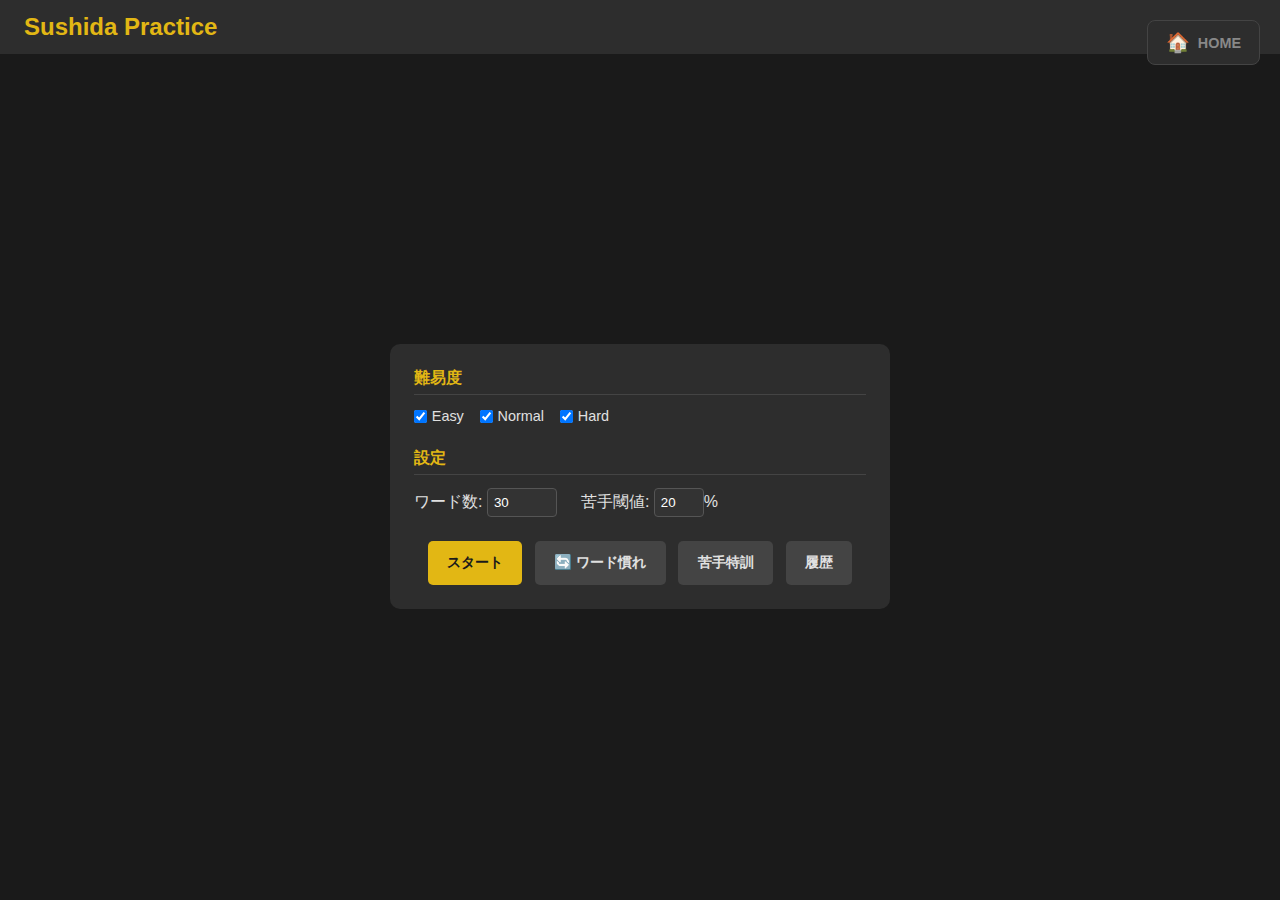
<file: sushi_practice/index.html>
<!DOCTYPE html>
<html lang="ja">

<head>
    <meta charset="UTF-8">
    <meta name="viewport" content="width=device-width, initial-scale=1.0">
    <title>Sushida Practice</title>
    <script src="https://cdn.jsdelivr.net/npm/chart.js"></script>
    <script src="data.js"></script>
    <style>
        .home-button {
            position: fixed;
            top: 20px;
            right: 20px;
            display: flex;
            align-items: center;
            gap: 8px;
            padding: 10px 18px;
            background-color: var(--surface-color);
            color: #888;
            text-decoration: none;
            border-radius: 8px;
            border: 1px solid #444;
            font-weight: 600;
            font-size: 0.9rem;
            z-index: 1000;
            transition: all 0.2s ease;
            cursor: pointer;
        }

        .home-button:hover {
            background-color: var(--primary-color);
            color: #1a1a1a;
            border-color: var(--primary-color);
            transform: translateY(-2px);
            box-shadow: 0 4px 12px rgba(0, 0, 0, 0.3);
        }

        .home-icon {
            font-size: 1.2rem;
        }

        @media (max-width: 600px) {
            .home-text {
                display: none;
            }

            .home-button {
                padding: 10px;
                right: 15px;
                top: 15px;
            }
        }

        @import url('https://fonts.googleapis.com/css2?family=Noto+Sans+JP:wght@400;700&display=swap');

        :root {
            --bg-color: #1a1a1a;
            --surface-color: #2d2d2d;
            --primary-color: #e2b714;
            --text-color: #e0e0e0;
            --font-main: "Noto Sans JP", sans-serif;
            --font-code: "Consolas", monospace;
        }

        * {
            margin: 0;
            padding: 0;
            box-sizing: border-box;
        }

        body {
            font-family: var(--font-main);
            background-color: var(--bg-color);
            color: var(--text-color);
            min-height: 100vh;
            display: flex;
            flex-direction: column;
            user-select: none;
        }

        header {
            background-color: var(--surface-color);
            padding: 0.8rem 1.5rem;
            display: flex;
            justify-content: space-between;
            align-items: center;
        }

        h1 {
            font-size: 1.5rem;
            color: var(--primary-color);
        }

        main {
            flex: 1;
            display: flex;
            flex-direction: column;
            align-items: center;
            justify-content: center;
            padding: 1rem;
        }

        .screen {
            display: none;
            width: 100%;
            flex-direction: column;
            align-items: center;
        }

        .screen.active {
            display: flex;
        }

        .settings-panel {
            background-color: var(--surface-color);
            padding: 1.5rem;
            border-radius: 10px;
            display: grid;
            gap: 1.5rem;
            width: 100%;
            max-width: 500px;
        }

        .setting-group h3 {
            color: var(--primary-color);
            border-bottom: 1px solid #444;
            padding-bottom: 0.3rem;
            margin-bottom: 0.8rem;
            font-size: 1rem;
        }

        .checkbox-group {
            display: flex;
            gap: 1rem;
            flex-wrap: wrap;
        }

        .checkbox-label {
            display: flex;
            align-items: center;
            gap: 0.3rem;
            cursor: pointer;
            font-size: 0.9rem;
        }

        button {
            padding: 0.8rem 1.2rem;
            border: none;
            border-radius: 5px;
            font-size: 0.9rem;
            font-weight: bold;
            cursor: pointer;
            background-color: #444;
            color: var(--text-color);
            transition: background 0.2s;
        }

        button:hover {
            background-color: #555;
        }

        button.primary {
            background-color: var(--primary-color);
            color: #1a1a1a;
        }

        button.primary:hover {
            background-color: #f4c430;
        }

        input[type="number"] {
            background: #333;
            color: #fff;
            padding: 6px;
            border: 1px solid #555;
            border-radius: 4px;
            width: 70px;
        }

        .game-header {
            display: flex;
            justify-content: space-between;
            width: 100%;
            max-width: 700px;
            margin-bottom: 1rem;
            font-size: 0.9rem;
            color: #888;
        }

        .word-box-container {
            background-color: var(--surface-color);
            width: 100%;
            max-width: 800px;
            height: 200px;
            border-radius: 15px;
            position: relative;
            overflow: hidden;
        }

        #startOverlay {
            position: absolute;
            inset: 0;
            background: rgba(0, 0, 0, 0.9);
            display: flex;
            justify-content: center;
            align-items: center;
            border-radius: 15px;
            z-index: 10;
            font-size: 1.5rem;
            color: var(--primary-color);
        }

        .display-element {
            position: absolute;
            white-space: nowrap;
            color: #fff;
            text-align: center;
        }

        .display-element.editing {
            outline: 2px dashed var(--primary-color);
            cursor: move;
        }

        #kanjiDisplay {
            font-size: 3rem;
            font-weight: bold;
            top: 45%;
            left: 50%;
            transform: translate(-50%, -50%);
        }

        #kanaDisplay {
            font-size: 1.5rem;
            top: 15%;
            left: 50%;
            transform: translateX(-50%);
        }

        #romajiDisplay {
            font-size: 2.5rem;
            font-family: var(--font-code);
            top: 75%;
            left: 50%;
            transform: translateX(-50%);
        }

        .romaji-char {
            color: #fff;
        }

        .romaji-char.typed {
            color: #666;
        }

        .live-stats {
            display: flex;
            gap: 1.5rem;
            margin-top: 1rem;
        }

        .stat-box {
            text-align: center;
        }

        .stat-value {
            font-size: 1.1rem;
            color: var(--primary-color);
            font-weight: bold;
        }

        .stat-label {
            font-size: 0.7rem;
            color: #888;
        }

        .edit-hint {
            position: absolute;
            bottom: 10px;
            left: 50%;
            transform: translateX(-50%);
            font-size: 0.75rem;
            color: #666;
        }

        #editModeBtn {
            position: absolute;
            top: 10px;
            right: 10px;
            padding: 5px 10px;
            font-size: 0.8rem;
            z-index: 5;
        }

        .result-grid {
            display: grid;
            grid-template-columns: repeat(2, 1fr);
            gap: 1rem;
            background: var(--surface-color);
            padding: 1.5rem;
            border-radius: 10px;
            width: 100%;
            max-width: 600px;
            margin: 1rem 0;
        }

        .result-item {
            text-align: center;
            padding: 0.8rem;
            border: 1px solid #444;
            border-radius: 6px;
        }

        .result-item h4 {
            font-size: 0.8rem;
            color: #888;
            margin-bottom: 0.3rem;
        }

        .result-item .value {
            font-size: 1.5rem;
            color: var(--primary-color);
            font-weight: bold;
        }

        .chart-container {
            background: var(--surface-color);
            padding: 1rem;
            border-radius: 10px;
            height: 250px;
            width: 100%;
            max-width: 600px;
        }

        .mode-buttons {
            display: flex;
            gap: 0.8rem;
            flex-wrap: wrap;
            justify-content: center;
        }

        .weak-word-list {
            max-height: 150px;
            overflow-y: auto;
            background: #222;
            padding: 0.8rem;
            border-radius: 6px;
            margin: 0.5rem 0;
        }
    </style>
</head>

<body>
    <a href="../index.html" class="home-button">
        <span class="home-icon">🏠</span>
        <span class="home-text">HOME</span>
    </a>
    <header>
        <h1>Sushida Practice</h1>
    </header>

    <main>
        <!-- MENU SCREEN -->
        <div id="gameMenu" class="screen active">
            <div class="settings-panel">
                <div class="setting-group">
                    <h3>難易度</h3>
                    <div class="checkbox-group">
                        <label class="checkbox-label"><input type="checkbox" name="difficulty" value="easy" checked>
                            Easy</label>
                        <label class="checkbox-label"><input type="checkbox" name="difficulty" value="normal" checked>
                            Normal</label>
                        <label class="checkbox-label"><input type="checkbox" name="difficulty" value="hard" checked>
                            Hard</label>
                    </div>
                </div>

                <div class="setting-group">
                    <h3>設定</h3>
                    <div style="display:flex; gap:1.5rem; align-items:center; flex-wrap:wrap;">
                        <label>ワード数: <input type="number" id="settingWordCount" value="30" min="1" max="999"></label>
                        <label>苦手閾値: <input type="number" id="settingWeakThreshold" value="20" min="1" max="100"
                                style="width:50px;">%</label>
                    </div>
                </div>

                <div class="mode-buttons">
                    <button class="primary" onclick="app.startGame('normal')">スタート</button>
                    <button onclick="app.startGame('familiarize')">🔄 ワード慣れ</button>
                    <button onclick="app.toggleWeakMenu()">苦手特訓</button>
                    <button onclick="app.showScreen('history')">履歴</button>
                </div>

                <div id="weakMenu" style="display:none; border-top:1px solid #444; padding-top:1rem;">
                    <h3 style="font-size:0.9rem; margin-bottom:0.5rem;">苦手ワード特訓</h3>
                    <div style="display:flex; gap:8px; margin-bottom:0.5rem;">
                        <button onclick="app.showWeakWords('easy')"
                            style="padding:5px 10px; font-size:0.8rem;">Easy</button>
                        <button onclick="app.showWeakWords('normal')"
                            style="padding:5px 10px; font-size:0.8rem;">Normal</button>
                        <button onclick="app.showWeakWords('hard')"
                            style="padding:5px 10px; font-size:0.8rem;">Hard</button>
                    </div>
                    <div id="weakPreview" style="display:none;">
                        <p style="font-size:0.85rem; margin-bottom:0.3rem;"><span id="weakCount">0</span>語</p>
                        <div id="weakWordListPreview" class="weak-word-list"></div>
                        <button class="primary" onclick="app.startWeakGame()" style="margin-top:0.5rem;">特訓開始</button>
                    </div>
                </div>
            </div>
        </div>

        <!-- GAME SCREEN -->
        <div id="gameScreen" class="screen">
            <div class="game-header">
                <span id="gameModeDisplay">Mode: Normal</span>
                <span style="color: #666;">Escで中断</span>
                <span id="gameProgressDisplay">0 / 30</span>
            </div>

            <div class="word-box-container" id="wordBox">
                <div id="startOverlay">スペースキーで開始</div>
                <button id="editModeBtn" onclick="app.toggleEditMode()">配置編集</button>

                <div id="kanaDisplay" class="display-element"></div>
                <div id="kanjiDisplay" class="display-element"></div>
                <div id="romajiDisplay" class="display-element"></div>

                <div class="edit-hint" id="editHint" style="display:none;">ドラッグで移動 / ホイールでサイズ変更</div>
            </div>

            <div class="live-stats">
                <div class="stat-box">
                    <div class="stat-label">Sushi KPS</div>
                    <div id="liveSushiKPS" class="stat-value">0.0</div>
                </div>
                <div class="stat-box">
                    <div class="stat-label">Pure KPS</div>
                    <div id="livePureKPS" class="stat-value">0.0</div>
                </div>
                <div class="stat-box">
                    <div class="stat-label">Latency</div>
                    <div id="liveLatency" class="stat-value">-</div>
                </div>
                <div class="stat-box">
                    <div class="stat-label">Accuracy</div>
                    <div id="liveAccuracy" class="stat-value">100%</div>
                </div>
            </div>
        </div>

        <!-- RESULT SCREEN -->
        <div id="resultScreen" class="screen">
            <h2 style="margin-bottom:1rem;">結果</h2>
            <div class="result-grid">
                <div class="result-item">
                    <h4>Sushi KPM</h4>
                    <div class="value"><span id="resSushiKPM">0</span></div>
                </div>
                <div class="result-item">
                    <h4>Pure KPM</h4>
                    <div class="value"><span id="resPureKPM">0</span></div>
                </div>
                <div class="result-item">
                    <h4>Accuracy</h4>
                    <div class="value"><span id="resAccuracy">100</span>%</div>
                </div>
                <div class="result-item">
                    <h4>Latency</h4>
                    <div class="value"><span id="resLatency">0</span>ms</div>
                </div>
            </div>
            <div class="mode-buttons">
                <button class="primary" onclick="app.retry()">もう一度</button>
                <button onclick="app.showScreen('menu')">メニュー</button>
            </div>
        </div>

        <!-- HISTORY SCREEN -->
        <div id="historyScreen" class="screen">
            <div
                style="display:flex; justify-content:space-between; align-items:center; margin-bottom:1rem; width:100%; max-width:600px;">
                <h2>履歴</h2>
                <button onclick="app.showScreen('menu')">閉じる</button>
            </div>
            <div class="chart-container">
                <canvas id="historyChart"></canvas>
            </div>
            <button onclick="historyApp.clearData()"
                style="margin-top:1rem; color:#ff5252; border:1px solid #ff5252; background:transparent;">履歴削除</button>
        </div>
    </main>

    <script>
        const kanaToRomaji = {
            'あ': ['a', 'u', 'ua'], 'い': ['i', 'ui'], 'う': ['u', 'wu', 'whu'], 'え': ['e', 'ei'], 'お': ['o', 'ou'],
            'か': ['ka', 'ca'], 'き': ['ki'], 'く': ['ku', 'cu', 'qu'], 'け': ['ke'], 'こ': ['ko', 'co'],
            'さ': ['sa'], 'し': ['si', 'shi', 'ci'], 'す': ['su'], 'せ': ['se', 'ce'], 'そ': ['so'],
            'た': ['ta'], 'ち': ['ti', 'chi'], 'つ': ['tu', 'tsu'], 'て': ['te'], 'と': ['to'],
            'な': ['na'], 'に': ['ni'], 'ぬ': ['nu'], 'ね': ['ne'], 'の': ['no'],
            'は': ['ha'], 'ひ': ['hi'], 'ふ': ['fu', 'hu'], 'へ': ['he'], 'ほ': ['ho'],
            'ま': ['ma'], 'み': ['mi'], 'む': ['mu'], 'め': ['me'], 'も': ['mo'],
            'や': ['ya'], 'ゆ': ['yu'], 'よ': ['yo'],
            'ら': ['ra'], 'り': ['ri'], 'る': ['ru'], 'れ': ['re'], 'ろ': ['ro'],
            'わ': ['wa'], 'を': ['wo'], 'ん': ['nn', 'xn', 'n'],
            'が': ['ga'], 'ぎ': ['gi'], 'ぐ': ['gu'], 'げ': ['ge'], 'ご': ['go'],
            'ざ': ['za'], 'じ': ['zi', 'ji'], 'ず': ['zu'], 'ぜ': ['ze'], 'ぞ': ['zo'],
            'だ': ['da'], 'ぢ': ['di'], 'づ': ['du'], 'で': ['de'], 'ど': ['do'],
            'ば': ['ba'], 'び': ['bi'], 'ぶ': ['bu'], 'べ': ['be'], 'ぼ': ['bo'],
            'ぱ': ['pa'], 'ぴ': ['pi'], 'ぷ': ['pu'], 'ぺ': ['pe'], 'ぽ': ['po'],
            'ぁ': ['la', 'xa'], 'ぃ': ['li', 'xi'], 'ぅ': ['lu', 'xu'], 'ぇ': ['le', 'xe'], 'ぉ': ['lo', 'xo'],
            'ゃ': ['lya', 'xya'], 'ゅ': ['lyu', 'xyu'], 'ょ': ['lyo', 'xyo'],
            'っ': ['ltu', 'xtu', 'ltsu'], 'ゎ': ['lwa', 'xwa'],

            // Combination Characters (Yoon) with split inputs supported
            'きゃ': ['kya', 'kilya', 'kixya'], 'きゅ': ['kyu', 'kilyu', 'kixyu'], 'きょ': ['kyo', 'kilyo', 'kixyo'],
            'しゃ': ['sya', 'sha', 'silya', 'sixya', 'shilya', 'shixya'], 'しゅ': ['syu', 'shu', 'silyu', 'sixyu', 'shilyu', 'shixyu'], 'しょ': ['syo', 'sho', 'silyo', 'sixyo', 'shilyo', 'shixyo'],
            'ちゃ': ['tya', 'cha', 'tilya', 'tixya', 'chilya', 'chixya'], 'ちゅ': ['tyu', 'chu', 'tilyu', 'tixyu', 'chilyu', 'chixyu'], 'ちょ': ['tyo', 'cho', 'tilyo', 'tixyo', 'chilyo', 'chixyo'],
            'にゃ': ['nya', 'nilya', 'nixya'], 'にゅ': ['nyu', 'nilyu', 'nixyu'], 'にょ': ['nyo', 'nilyo', 'nixyo'],
            'ひゃ': ['hya', 'hilya', 'hixya'], 'ひゅ': ['hyu', 'hilyu', 'hixyu'], 'ひょ': ['hyo', 'hilyo', 'hixyo'],
            'みゃ': ['mya', 'milya', 'mixya'], 'みゅ': ['myu', 'milyu', 'mixyu'], 'みょ': ['myo', 'milyo', 'mixyo'],
            'りゃ': ['rya', 'rilya', 'rixya'], 'りゅ': ['ryu', 'rilyu', 'rixyu'], 'りょ': ['ryo', 'rilyo', 'rixyo'],
            'ぎゃ': ['gya', 'gilya', 'gixya'], 'ぎゅ': ['gyu', 'gilyu', 'gixyu'], 'ぎょ': ['gyo', 'gilyo', 'gixyo'],
            'じゃ': ['zya', 'ja', 'jya', 'zilya', 'zixya', 'jilya', 'jixya'], 'じゅ': ['zyu', 'ju', 'jyu', 'zilyu', 'zixyu', 'jilyu', 'jixyu'], 'じょ': ['zyo', 'jo', 'jyo', 'zilyo', 'zixyo', 'jilyo', 'jixyo'], 'じぇ': ['zye', 'je', 'jye', 'zilye', 'zixye', 'jilye', 'jixye'],
            'びゃ': ['bya', 'bilya', 'bixya'], 'びゅ': ['byu', 'bilyu', 'bixyu'], 'びょ': ['byo', 'bilyo', 'bixyo'],
            'ぴゃ': ['pya', 'pilya', 'pixya'], 'ぴゅ': ['pyu', 'pilyu', 'pixyu'], 'ぴょ': ['pyo', 'pilyo', 'pixyo'],
            'てぃ': ['thi', 'txi', 'teli', 'texi'], 'でぃ': ['dhi', 'dxi', 'deli', 'dexi'],

            // Extended Katakana / Foreign Sounds
            'ふぁ': ['fa', 'fwa', 'fula', 'fuxa'], 'ふぃ': ['fi', 'fwi', 'fyi', 'fuli', 'fuhi'], 'ふぇ': ['fe', 'fwe', 'fye', 'fule', 'fuxe'], 'ふぉ': ['fo', 'fwo', 'fulo', 'fuxo'],
            'うぁ': ['wha', 'ula', 'uxa'], 'うぃ': ['wi', 'whi', 'uli', 'uxi'], 'うぇ': ['we', 'whe', 'ule', 'uxe'], 'うぉ': ['who', 'ulo', 'uxo'],
            'ヴぁ': ['va', 'vula', 'vuxa'], 'ヴぃ': ['vi', 'vuli', 'vuxi'], 'ヴ': ['vu'], 'ヴぇ': ['ve', 'vule', 'vuxe'], 'ヴぉ': ['vo', 'vulo', 'vuxo'],
            'くぁ': ['qa', 'kwa', 'qwa', 'kula', 'kuxa'], 'くぃ': ['qi', 'qwi', 'qyi', 'kuli', 'kuxi'], 'くぇ': ['qe', 'qwe', 'qye', 'kule', 'kuxe'], 'くぉ': ['qo', 'qwo', 'kulo', 'kuxo'],
            'ぐぁ': ['gwa', 'gula', 'guxa'], 'つぁ': ['tsa', 'tsula', 'tsuxa'], 'つぃ': ['tsi', 'tsuli', 'tsuxi'], 'つぇ': ['tse', 'tsule', 'tsuxe'], 'つぉ': ['tso', 'tsulo', 'tsuxo'],
            'とぁ': ['twa', 'tola', 'toxa'], 'とぃ': ['twi', 'toli', 'toxi'], 'とぅ': ['twu', 'tolu', 'toxu'], 'とぇ': ['twe', 'tole', 'toxe'], 'とぉ': ['two', 'tolo', 'toxo'],
            'どぁ': ['dwa', 'dola', 'doxa'], 'どぃ': ['dwi', 'doli', 'doxi'], 'どぅ': ['dwu', 'dolu', 'doxu'], 'どぇ': ['dwe', 'dole', 'doxe'], 'どぉ': ['dwo', 'dolo', 'doxo'],

            // Symbols
            'ー': ['-'], '、': [','], '。': ['.'],
            '！': ['!'], '？': ['?'],
            '!': ['!'], '?': ['?'], ',': [','], '.': ['.']
        };

        class TypingEngine {
            constructor() { this.reset(); }
            reset() {
                this.kanaParts = [];
                this.currentIndex = 0;
                this.currentTyped = "";
                this.completedString = "";
                this.totalKeystrokes = 0;
                this.correctKeystrokes = 0;
            }
            setWord(kanaList) {
                this.reset();
                const rawString = Array.isArray(kanaList) ? kanaList.join('') : kanaList;
                let i = 0;
                while (i < rawString.length) {
                    if (i + 1 < rawString.length && kanaToRomaji[rawString.substring(i, i + 2)]) {
                        this.kanaParts.push(rawString.substring(i, i + 2));
                        i += 2;
                    } else {
                        this.kanaParts.push(rawString.substring(i, i + 1));
                        i++;
                    }
                }
            }
            handleInput(key) {
                this.totalKeystrokes++;
                if (this.currentIndex >= this.kanaParts.length) return false;
                const targetKana = this.kanaParts[this.currentIndex];
                let patterns = kanaToRomaji[targetKana] || [targetKana];

                if (targetKana === 'っ' && this.currentIndex + 1 < this.kanaParts.length) {
                    const nextPatterns = kanaToRomaji[this.kanaParts[this.currentIndex + 1]];
                    if (nextPatterns) patterns = [...patterns, ...new Set(nextPatterns.map(p => p[0]))];
                }

                let nextInput = this.currentTyped + key;

                if (targetKana === 'ん' && this.currentTyped === 'n' && key !== 'n' && key !== "'") {
                    if (!patterns.some(p => p.startsWith(nextInput))) {
                        this.completedString += 'n';
                        this.currentIndex++;
                        this.currentTyped = "";
                        this.correctKeystrokes++;
                        if (this.currentIndex < this.kanaParts.length) return this.handleInput(key);
                        return 'completed';
                    }
                }

                const validPattern = patterns.find(p => p.startsWith(nextInput));
                if (validPattern) {
                    this.currentTyped = nextInput;
                    this.correctKeystrokes++;
                    if (validPattern === this.currentTyped) {
                        this.completedString += this.currentTyped;
                        this.currentTyped = "";
                        this.currentIndex++;
                    }
                    if (this.currentIndex >= this.kanaParts.length) return 'completed';
                    return 'valid';
                }
                return 'invalid';
            }
            getDisplayHtml() {
                let html = `<span class="romaji-char typed">${this.completedString}</span>`;
                if (this.currentIndex < this.kanaParts.length) {
                    const target = this.kanaParts[this.currentIndex];
                    let patterns = kanaToRomaji[target] || [target];

                    // Look for pattern matching current input
                    let pattern = patterns[0]; // Default
                    if (this.currentTyped.length > 0) {
                        const matching = patterns.find(p => p.startsWith(this.currentTyped));
                        if (matching) pattern = matching;
                    }

                    if (target === 'っ' && this.currentTyped.length === 1 && !['l', 'x'].includes(this.currentTyped)) {
                        const nextPart = this.kanaParts[this.currentIndex + 1];
                        if (nextPart) {
                            const nextPatterns = kanaToRomaji[nextPart] || [nextPart];
                            const nextP = nextPatterns[0];
                            // If currentTyped matches first char of next pattern
                            if (nextP && nextP.startsWith(this.currentTyped)) {
                                pattern = this.currentTyped + nextP.substring(0);
                                // Actually for display purposes of just the sokuon, we essentially
                                // want to show the sokuon char as the typed one.
                                // But the logic below slices by currentTyped.length. 
                                // So if we typed 't', pattern becomes 't...', displaying '...'
                                // Wait, the standard pattern for 'っ' is usually 'ltu' or double char.
                                // If using double char trick, correct pattern is just currentTyped?
                                pattern = this.currentTyped + (nextPatterns[0].substring(0, 1) === this.currentTyped ? '' : '');
                                // Simplified: if using sokuon double-consonant, the "pattern" for this chunk
                                // is effectively just the doubled char (e.g. 'k'). 
                                // logic: pattern.substring(currentTyped.length) -> "k".substring(1) -> ""
                                pattern = this.currentTyped;
                            }
                        }
                    }

                    html += `<span class="romaji-char typed">${this.currentTyped}</span>`;
                    html += `<span class="romaji-char">${pattern.substring(this.currentTyped.length)}</span>`;

                    for (let i = this.currentIndex + 1; i < this.kanaParts.length; i++) {
                        html += `<span class="romaji-char">${(kanaToRomaji[this.kanaParts[i]] || [this.kanaParts[i]])[0]}</span>`;
                    }
                }
                return html;
            }
        }
        const typer = new TypingEngine();

        class HistoryManager {
            constructor() {
                this.storageKey = 'sushida_history_v3';
                this.weakKey = 'sushida_weak_words';
                this.layoutKey = 'sushida_layout';
                this.maxKey = 'sushida_max_kps';
                this.history = JSON.parse(localStorage.getItem(this.storageKey) || '[]');
                this.maxPureKps = parseFloat(localStorage.getItem(this.maxKey) || '0');
                this.chart = null;
            }
            save(rec) {
                this.history.push(rec);
                if (this.history.length > 50) this.history.shift();
                if (rec.pureKps && rec.pureKps > this.maxPureKps) {
                    this.maxPureKps = rec.pureKps;
                    localStorage.setItem(this.maxKey, this.maxPureKps);
                }
                localStorage.setItem(this.storageKey, JSON.stringify(this.history));
                this.updateChart();
            }
            clearData() {
                if (confirm("履歴を削除しますか？")) {
                    this.history = [];
                    this.maxPureKps = 0;
                    localStorage.removeItem(this.storageKey);
                    localStorage.removeItem(this.weakKey);
                    localStorage.removeItem(this.maxKey);
                    this.updateChart();
                }
            }
            saveWeakWords(words) {
                let current = this.getWeakWords();
                words.forEach(w => { if (!current.some(c => c.text === w.text)) current.push(w); });
                localStorage.setItem(this.weakKey, JSON.stringify(current));
            }
            removeWeakWord(word) {
                let current = this.getWeakWords();
                current = current.filter(w => w.text !== word.text);
                localStorage.setItem(this.weakKey, JSON.stringify(current));
            }
            getWeakWords() { return JSON.parse(localStorage.getItem(this.weakKey) || '[]'); }
            saveLayout(layout) { localStorage.setItem(this.layoutKey, JSON.stringify(layout)); }
            loadLayout() { return JSON.parse(localStorage.getItem(this.layoutKey) || 'null'); }
            initChart() {
                const ctx = document.getElementById('historyChart');
                if (!ctx) return;
                this.chart = new Chart(ctx, {
                    type: 'line',
                    data: { labels: this.history.map((_, i) => i + 1), datasets: [{ label: 'KPM', data: this.history.map(r => r.kpm), borderColor: '#e2b714', tension: 0.1 }] },
                    options: { responsive: true, maintainAspectRatio: false, scales: { y: { beginAtZero: true } } }
                });
            }
            updateChart() {
                if (!this.chart) { this.initChart(); return; }
                this.chart.data.labels = this.history.map((_, i) => i + 1);
                this.chart.data.datasets[0].data = this.history.map(r => r.kpm);
                this.chart.update();
            }
        }
        const historyApp = new HistoryManager();

        const app = {
            screen: 'menu',
            mode: 'normal',
            words: [],
            currentWordIndex: 0,
            editMode: false,
            weakPracticeWords: [],
            tempWeakDiff: '',
            state: { startTime: 0, correctKeys: 0, totalKeys: 0, latencies: [], pureTimes: [], isActive: false },
            dicts: { easy: [], normal: [], hard: [] },

            init() {
                try {
                    if (typeof DATA_EASY !== 'undefined') this.dicts.easy = DATA_EASY.list;
                    if (typeof DATA_NORMAL !== 'undefined') this.dicts.normal = DATA_NORMAL.list;
                    if (typeof DATA_HARD !== 'undefined') this.dicts.hard = DATA_HARD.list;
                } catch (e) { console.error(e); }
                window.addEventListener('keydown', (e) => this.handleKey(e));
                historyApp.initChart();
                this.loadLayout();
                this.setupDrag();
            },

            handleKey(e) {
                if (e.key === 'Escape') { this.state.isActive = false; this.showScreen('menu'); return; }
                if (!this.state.isActive) {
                    if (this.screen === 'game' && e.code === 'Space') { e.preventDefault(); this.startFirstWord(); }
                    return;
                }
                if (this.editMode) return;
                if (e.key === ' ' || e.key.length === 1) e.preventDefault();
                if (e.key.length !== 1) return;

                if (!this.currentWordStarted) {
                    this.state.latencies.push(Date.now() - this.wordDisplayTime);
                    this.currentWordStarted = true;
                    this.wordPureStartTime = Date.now();
                }

                const prevCorrect = typer.correctKeystrokes;
                const res = typer.handleInput(e.key);
                this.state.totalKeys++;
                this.state.correctKeys += (typer.correctKeystrokes - prevCorrect);

                this.updateDisplay();
                if (res === 'completed') this.finishWord();
                this.updateLiveStats();
            },

            showScreen(id) {
                document.querySelectorAll('.screen').forEach(el => el.classList.remove('active'));
                document.getElementById(id === 'menu' ? 'gameMenu' : (id === 'history' ? 'historyScreen' : (id === 'result' ? 'resultScreen' : 'gameScreen'))).classList.add('active');
                this.screen = id;
                if (id === 'history') historyApp.updateChart();
            },

            toggleWeakMenu() {
                const menu = document.getElementById('weakMenu');
                menu.style.display = menu.style.display === 'none' ? 'block' : 'none';
            },

            showWeakWords(diff) {
                let source = diff === 'easy' ? this.dicts.easy : (diff === 'normal' ? this.dicts.normal : this.dicts.hard);
                const allWeak = historyApp.getWeakWords();
                const weakInLevel = allWeak.filter(w => source.some(s => s.text === w.text));

                if (weakInLevel.length > 0) {
                    this.weakPracticeWords = weakInLevel;
                } else {
                    alert("この難易度の苦手ワードはありません。ランダムに選出します。");
                    this.weakPracticeWords = source.sort(() => .5 - Math.random()).slice(0, 10);
                }

                const listEl = document.getElementById('weakWordListPreview');
                listEl.innerHTML = this.weakPracticeWords.slice(0, 15).map(w => `<div style="padding:2px 0; border-bottom:1px solid #333;">${w.text}</div>`).join('');
                if (this.weakPracticeWords.length > 15) listEl.innerHTML += `<div>...他${this.weakPracticeWords.length - 15}語</div>`;
                document.getElementById('weakCount').textContent = this.weakPracticeWords.length;
                document.getElementById('weakPreview').style.display = 'block';
                this.tempWeakDiff = diff;
            },

            startWeakGame() { this.startGame('weak', this.weakPracticeWords); },

            startGame(mode, customList = null) {
                this.mode = mode;
                if (mode === 'weak' && customList) {
                    this.words = customList;
                    this.targetCount = customList.length;
                    document.getElementById('gameModeDisplay').textContent = "Mode: Weak (" + this.tempWeakDiff + ")";
                } else {
                    this.words = this.generateWordList(mode);
                    const count = parseInt(document.getElementById('settingWordCount').value) || 30;

                    if (mode === 'familiarize') {
                        this.targetCount = this.words.length;
                        document.getElementById('gameModeDisplay').textContent = "Mode: ワード慣れ (全" + this.targetCount + "語)";
                    } else {
                        this.targetCount = Math.min(count, this.words.length);
                        this.words = this.words.slice(0, this.targetCount);
                        document.getElementById('gameModeDisplay').textContent = "Mode: " + this.getActiveDiffs().join(' & ');
                    }
                }

                if (this.words.length === 0) { alert("ワードがありません"); return; }

                this.showScreen('game');
                this.state = { startTime: 0, correctKeys: 0, totalKeys: 0, latencies: [], pureTimes: [], isActive: false };
                document.getElementById('startOverlay').style.display = 'flex';
                typer.reset();
                document.getElementById('kanjiDisplay').textContent = "";
                document.getElementById('kanaDisplay').textContent = "";
                document.getElementById('romajiDisplay').innerHTML = "";
                document.getElementById('gameProgressDisplay').textContent = "0 / " + this.targetCount;
            },

            getActiveDiffs() {
                let diffs = [];
                if (document.querySelector('input[value="easy"]').checked) diffs.push('Easy');
                if (document.querySelector('input[value="normal"]').checked) diffs.push('Normal');
                if (document.querySelector('input[value="hard"]').checked) diffs.push('Hard');
                return diffs.length ? diffs : ['Easy'];
            },

            startFirstWord() {
                document.getElementById('startOverlay').style.display = 'none';
                this.state.isActive = true;
                this.state.startTime = Date.now();
                this.currentWordIndex = -1;
                this.nextWord();
            },

            nextWord() {
                this.currentWordIndex++;
                if (this.currentWordIndex >= this.words.length) { this.endGame(); return; }
                const wordObj = this.words[this.currentWordIndex];
                this.currentWordObj = wordObj;
                typer.setWord(Array.isArray(wordObj.kana) ? wordObj.kana.join('') : wordObj.kana);
                this.currentWordStarted = false;
                this.wordDisplayTime = Date.now();
                this.updateDisplay();
                document.getElementById('gameProgressDisplay').textContent = `${this.currentWordIndex + 1} / ${this.targetCount}`;
            },

            updateDisplay() {
                document.getElementById('kanjiDisplay').textContent = this.currentWordObj.text;
                document.getElementById('kanaDisplay').textContent = Array.isArray(this.currentWordObj.kana) ? this.currentWordObj.kana.join('') : this.currentWordObj.kana;
                document.getElementById('romajiDisplay').innerHTML = typer.getDisplayHtml();
            },

            finishWord() {
                const pureTime = Date.now() - this.wordPureStartTime;
                this.state.pureTimes.push(pureTime);

                const mistyped = typer.totalKeystrokes > typer.correctKeystrokes;
                const wordKPS = pureTime > 0 ? (typer.correctKeystrokes / (pureTime / 1000)) : 0;
                const threshold = parseInt(document.getElementById('settingWeakThreshold').value) || 20;
                const speedLimit = historyApp.maxPureKps * (threshold / 100);

                // Add to weak words if mistyped or too slow
                if (mistyped || (historyApp.maxPureKps > 0 && wordKPS < speedLimit)) {
                    historyApp.saveWeakWords([this.currentWordObj]);
                }

                // Remove from weak words if typed at 90%+ of max speed without mistakes
                const passThreshold = historyApp.maxPureKps * 0.9;
                if (!mistyped && historyApp.maxPureKps > 0 && wordKPS >= passThreshold) {
                    historyApp.removeWeakWord(this.currentWordObj);
                }

                this.nextWord();
            },

            generateWordList(mode) {
                let pool = [];
                if (document.querySelector('input[value="easy"]').checked) pool = pool.concat(this.dicts.easy);
                if (document.querySelector('input[value="normal"]').checked) pool = pool.concat(this.dicts.normal);
                if (document.querySelector('input[value="hard"]').checked) pool = pool.concat(this.dicts.hard);

                // Always shuffle
                return pool.sort(() => Math.random() - 0.5);
            },

            updateLiveStats() {
                if (!this.state.startTime) return;
                const elapsed = (Date.now() - this.state.startTime) / 1000;
                document.getElementById('liveSushiKPS').textContent = (this.state.correctKeys / (elapsed || 1)).toFixed(1);

                let pureTime = this.state.pureTimes.reduce((a, b) => a + b, 0);
                if (this.state.isActive && this.currentWordStarted) pureTime += (Date.now() - this.wordPureStartTime);
                const pureKPS = pureTime > 0 ? (this.state.correctKeys / (pureTime / 1000)) : 0;
                document.getElementById('livePureKPS').textContent = pureKPS.toFixed(1);

                const acc = this.state.totalKeys > 0 ? (this.state.correctKeys / this.state.totalKeys * 100) : 100;
                document.getElementById('liveAccuracy').textContent = Math.round(acc) + "%";

                if (this.state.latencies.length > 0) {
                    document.getElementById('liveLatency').textContent = Math.round(this.state.latencies.reduce((a, b) => a + b, 0) / this.state.latencies.length) + "ms";
                }
            },

            endGame() {
                this.state.isActive = false;
                this.showScreen('result');
                const elapsed = (Date.now() - this.state.startTime) / 1000;
                const sushiKps = elapsed > 0 ? (this.state.correctKeys / elapsed) : 0;
                const sushiKpm = sushiKps * 60;
                const pureTime = this.state.pureTimes.reduce((a, b) => a + b, 0);
                const pureKps = pureTime > 0 ? (this.state.correctKeys / (pureTime / 1000)) : 0;
                const pureKpm = pureKps * 60;
                const acc = this.state.totalKeys > 0 ? (this.state.correctKeys / this.state.totalKeys * 100) : 100;
                const avgLat = this.state.latencies.length > 0 ? (this.state.latencies.reduce((a, b) => a + b, 0) / this.state.latencies.length) : 0;

                document.getElementById('resSushiKPM').textContent = Math.round(sushiKpm);
                document.getElementById('resPureKPM').textContent = Math.round(pureKpm);
                document.getElementById('resAccuracy').textContent = Math.round(acc);
                document.getElementById('resLatency').textContent = Math.round(avgLat);

                if (this.mode !== 'weak') {
                    historyApp.save({ date: new Date().toISOString(), kpm: Math.round(sushiKpm), pureKps: pureKps, accuracy: Math.round(acc) });
                }
            },

            retry() { if (this.mode === 'weak') this.startWeakGame(); else this.startGame(this.mode); },

            toggleEditMode() {
                this.editMode = !this.editMode;
                ['kanjiDisplay', 'kanaDisplay', 'romajiDisplay'].forEach(id => document.getElementById(id).classList.toggle('editing', this.editMode));
                document.getElementById('editHint').style.display = this.editMode ? 'block' : 'none';
                document.getElementById('editModeBtn').textContent = this.editMode ? '完了' : '配置編集';
                if (!this.editMode) this.saveLayout();
            },

            setupDrag() {
                const box = document.getElementById('wordBox');
                const boxRect = () => box.getBoundingClientRect();
                let dragging = null, startX, startY, elStartX, elStartY;

                ['kanjiDisplay', 'kanaDisplay', 'romajiDisplay'].forEach(id => {
                    const el = document.getElementById(id);
                    el.addEventListener('mousedown', (e) => {
                        if (!this.editMode) return;
                        dragging = el;
                        const rect = el.getBoundingClientRect();
                        const bRect = boxRect();
                        startX = e.clientX;
                        startY = e.clientY;
                        elStartX = rect.left - bRect.left + rect.width / 2;
                        elStartY = rect.top - bRect.top + rect.height / 2;
                        e.preventDefault();
                    });
                    el.addEventListener('wheel', (e) => {
                        if (!this.editMode) return;
                        e.preventDefault();
                        let size = parseFloat(getComputedStyle(el).fontSize);
                        size += e.deltaY < 0 ? 2 : -2;
                        el.style.fontSize = Math.max(10, Math.min(100, size)) + 'px';
                    });
                });

                window.addEventListener('mousemove', (e) => {
                    if (!dragging) return;
                    const bRect = boxRect();
                    const dx = e.clientX - startX;
                    const dy = e.clientY - startY;
                    const newX = elStartX + dx;
                    const newY = elStartY + dy;
                    let pctX = (newX / bRect.width * 100);
                    const pctY = (newY / bRect.height * 100);

                    // Snap to center (50%) if within 5% range
                    if (Math.abs(pctX - 50) < 5) pctX = 50;

                    dragging.style.left = pctX + '%';
                    dragging.style.top = pctY + '%';
                    dragging.style.transform = 'translate(-50%, -50%)';
                });

                window.addEventListener('mouseup', () => { dragging = null; });
            },

            saveLayout() {
                const ids = ['kanjiDisplay', 'kanaDisplay', 'romajiDisplay'];
                const layout = {};
                ids.forEach(id => {
                    const el = document.getElementById(id);
                    layout[id] = { left: el.style.left, top: el.style.top, fontSize: el.style.fontSize, transform: el.style.transform };
                });
                historyApp.saveLayout(layout);
            },

            loadLayout() {
                const layout = historyApp.loadLayout();
                if (!layout) return;
                Object.keys(layout).forEach(id => {
                    const el = document.getElementById(id);
                    if (el && layout[id]) {
                        if (layout[id].left) el.style.left = layout[id].left;
                        if (layout[id].top) el.style.top = layout[id].top;
                        if (layout[id].fontSize) el.style.fontSize = layout[id].fontSize;
                        if (layout[id].transform) el.style.transform = layout[id].transform;
                    }
                });
            }
        };

        window.onload = () => app.init();
    </script>
</body>

</html>
</file>
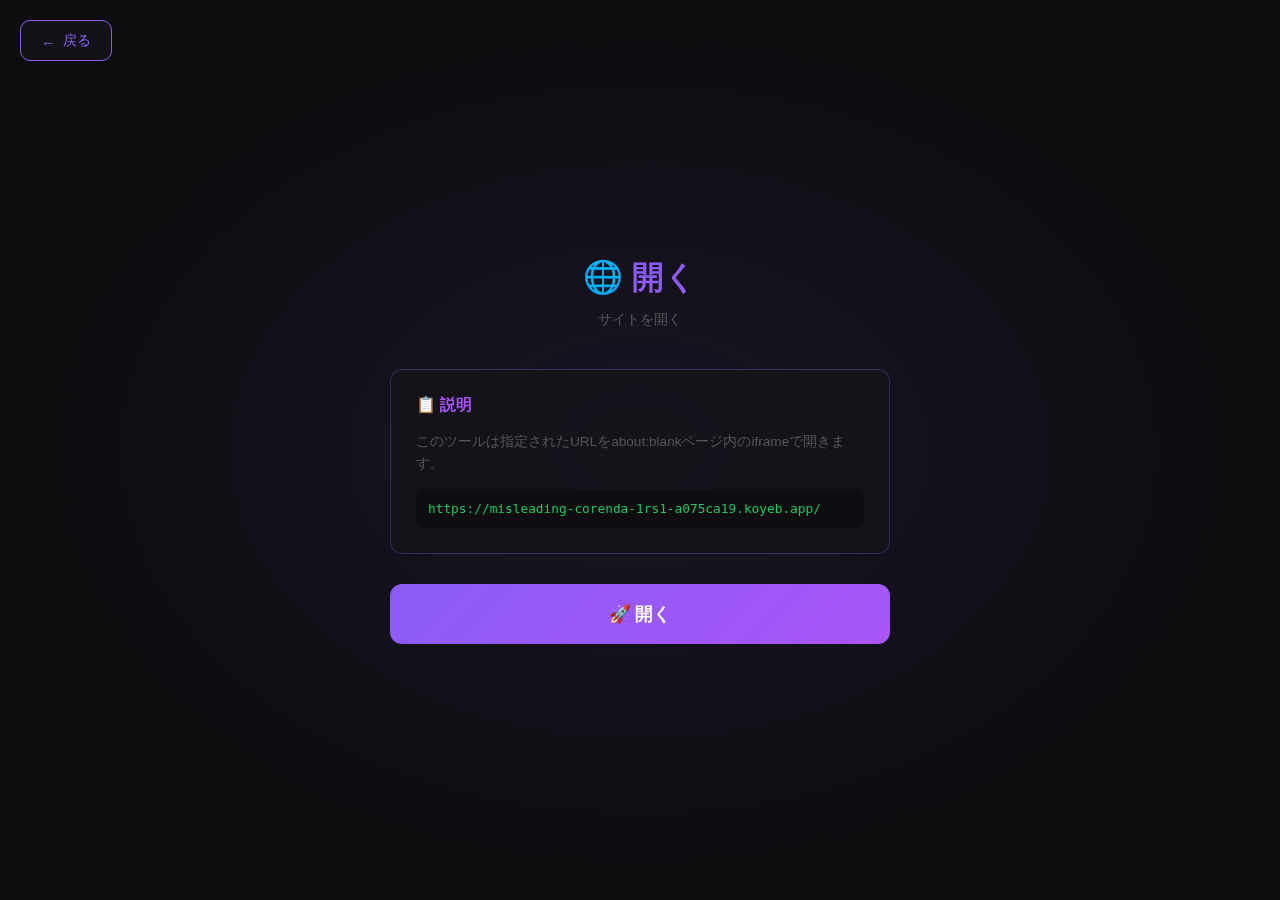
<file: dark_portal/site1_iframe/index.html>
<!DOCTYPE html>
<html lang="ja">

<head>
    <meta charset="UTF-8">
    <meta name="viewport" content="width=device-width, initial-scale=1.0">
    <title>ポータル | Shadow Typing</title>
    <link rel="preconnect" href="https://fonts.googleapis.com">
    <link rel="preconnect" href="https://fonts.gstatic.com" crossorigin>
    <link href="https://fonts.googleapis.com/css2?family=Inter:wght@300;400;600&display=swap" rel="stylesheet">
    <style>
        :root {
            --bg-color: #0d0d0f;
            --main-color: #8b5cf6;
            --accent-color: #a855f7;
            --text-color: #e0e0e0;
            --sub-color: #555;
            --card-bg: rgba(20, 20, 25, 0.8);
            --success-color: #22c55e;
            --transition: all 0.3s ease;
        }

        * {
            margin: 0;
            padding: 0;
            box-sizing: border-box;
        }

        body {
            font-family: 'Inter', sans-serif;
            background-color: var(--bg-color);
            color: var(--text-color);
            min-height: 100vh;
            display: flex;
            flex-direction: column;
            align-items: center;
            justify-content: center;
            padding: 20px;
        }

        body::before {
            content: '';
            position: fixed;
            top: 0;
            left: 0;
            width: 100%;
            height: 100%;
            background: radial-gradient(ellipse at center, rgba(139, 92, 246, 0.1) 0%, transparent 70%);
            z-index: -1;
        }

        .back-button {
            position: fixed;
            top: 20px;
            left: 20px;
            background: var(--card-bg);
            border: 1px solid var(--main-color);
            border-radius: 10px;
            padding: 10px 20px;
            color: var(--main-color);
            text-decoration: none;
            font-size: 0.9rem;
            transition: var(--transition);
            display: flex;
            align-items: center;
            gap: 8px;
        }

        .back-button:hover {
            background: var(--main-color);
            color: var(--bg-color);
        }

        .container {
            max-width: 500px;
            width: 100%;
            text-align: center;
        }

        h1 {
            font-size: 2rem;
            color: var(--main-color);
            margin-bottom: 10px;
        }

        .subtitle {
            color: var(--sub-color);
            margin-bottom: 40px;
            font-size: 0.9rem;
        }

        .info-box {
            background: var(--card-bg);
            border: 1px solid rgba(139, 92, 246, 0.3);
            border-radius: 12px;
            padding: 25px;
            margin-bottom: 30px;
            text-align: left;
        }

        .info-box h3 {
            color: var(--accent-color);
            margin-bottom: 15px;
            font-size: 1rem;
        }

        .info-box p {
            color: var(--sub-color);
            font-size: 0.85rem;
            line-height: 1.6;
        }

        .url-display {
            background: rgba(0, 0, 0, 0.3);
            border-radius: 8px;
            padding: 12px;
            margin-top: 15px;
            word-break: break-all;
            font-family: monospace;
            font-size: 0.8rem;
            color: var(--success-color);
        }

        .launch-btn {
            background: linear-gradient(135deg, var(--main-color), var(--accent-color));
            border: none;
            border-radius: 12px;
            padding: 18px 40px;
            color: white;
            font-size: 1.1rem;
            font-weight: 600;
            cursor: pointer;
            transition: var(--transition);
            width: 100%;
        }

        .launch-btn:hover {
            transform: translateY(-3px);
            box-shadow: 0 10px 30px rgba(139, 92, 246, 0.4);
        }

        .launch-btn:active {
            transform: translateY(0);
        }

        .status {
            margin-top: 20px;
            padding: 15px;
            border-radius: 8px;
            font-size: 0.9rem;
            display: none;
        }

        .status.success {
            display: block;
            background: rgba(34, 197, 94, 0.1);
            border: 1px solid var(--success-color);
            color: var(--success-color);
        }
    </style>
</head>

<body>
    <a href="../index.html" class="back-button">
        <span>←</span>
        <span>戻る</span>
    </a>

    <div class="container">
        <h1>🌐 開く</h1>
        <p class="subtitle">サイトを開く</p>

        <div class="info-box">
            <h3>📋 説明</h3>
            <p>このツールは指定されたURLをabout:blankページ内のiframeで開きます。</p>
            <div class="url-display">
                https://misleading-corenda-1rs1-a075ca19.koyeb.app/
            </div>
        </div>

        <button class="launch-btn" onclick="launchPortal()">
            🚀 開く
        </button>

        <div id="status" class="status"></div>
    </div>

    <script>
        function launchPortal() {
            const targetUrl = 'https://misleading-corenda-1rs1-a075ca19.koyeb.app/';

            // Open about:blank window
            const newWindow = window.open('about:blank', '_blank');

            if (newWindow) {
                // Write iframe to the blank page
                newWindow.document.write(`
                    <!DOCTYPE html>
                    <html>
                    <head>
                        <title>about:blank</title>
                        <style>
                            * { margin: 0; padding: 0; }
                            html, body { height: 100%; overflow: hidden; }
                            iframe { width: 100%; height: 100%; border: none; }
                        </style>
                    </head>
                    <body>
                        <iframe src="${targetUrl}" allowfullscreen></iframe>
                    </body>
                    </html>
                `);
                newWindow.document.close();

                // Show success status
                const status = document.getElementById('status');
                status.className = 'status success';
                status.textContent = '✓ ポータルが新しいウィンドウで開きました';
            } else {
                alert('ポップアップがブロックされました。ポップアップを許可してください。');
            }
        }
    </script>
<script>
// --- Emergency Exit with 'Q' key ---
document.addEventListener('keydown', (event) => {
    // Check if the pressed key is 'q' or 'Q'
    // and ensure the user is not typing in an input field.
    if (event.key.toLowerCase() === 'q') {
        const targetTagName = event.target.tagName.toLowerCase();
                    if (targetTagName !== 'input' && targetTagName !== 'textarea') {
                        // Redirect to the home page.
                        sessionStorage.setItem('noAnimation', 'true'); // フラグを設定
                        window.location.href = '../../index.html';
                    }    }
});
</script>
</body>

</html>
</file>
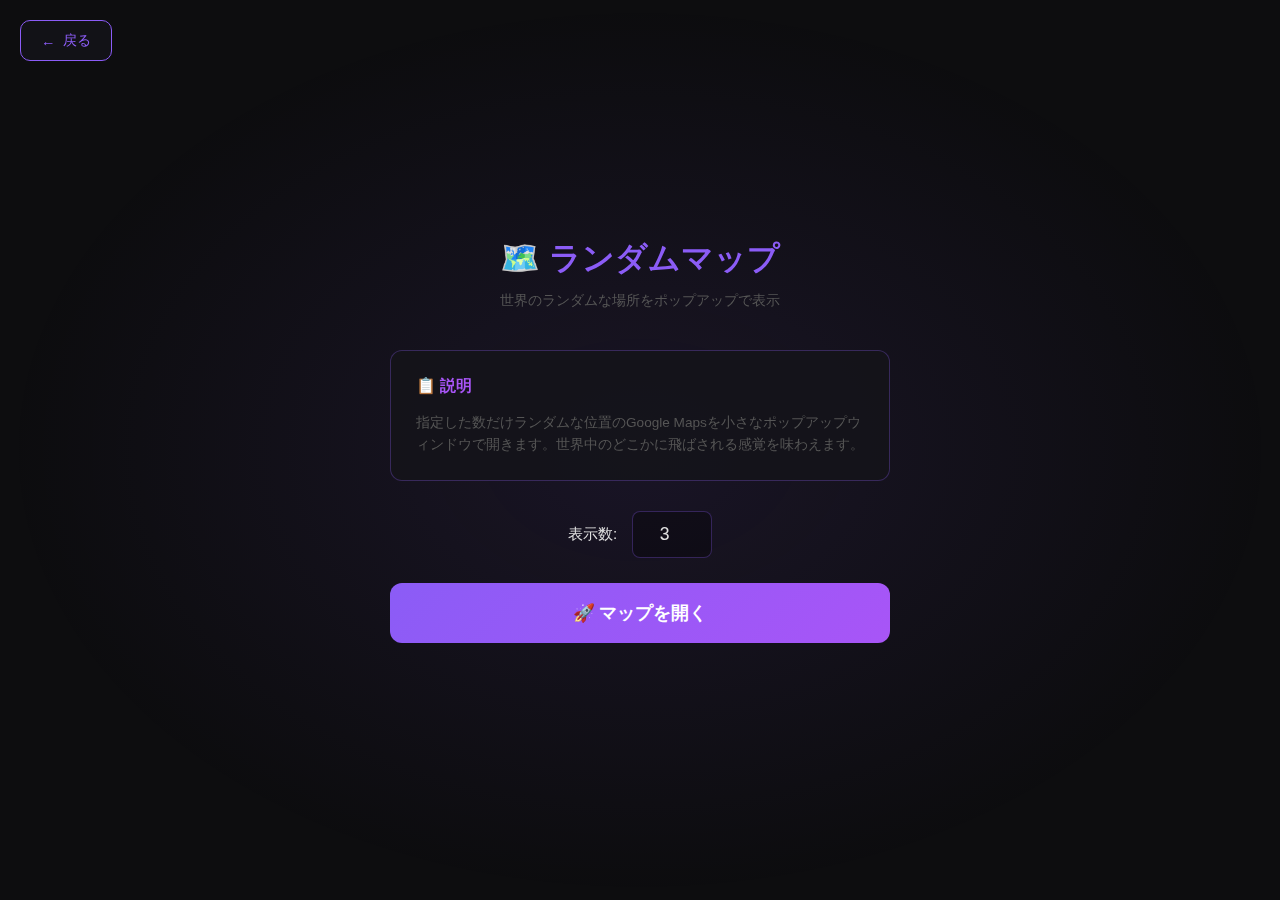
<file: dark_portal/site2_maps/index.html>
<!DOCTYPE html>
<html lang="ja">

<head>
    <meta charset="UTF-8">
    <meta name="viewport" content="width=device-width, initial-scale=1.0">
    <title>ランダムマップ | Shadow Typing</title>
    <link rel="preconnect" href="https://fonts.googleapis.com">
    <link rel="preconnect" href="https://fonts.gstatic.com" crossorigin>
    <link href="https://fonts.googleapis.com/css2?family=Inter:wght@300;400;600&display=swap" rel="stylesheet">
    <style>
        :root {
            --bg-color: #0d0d0f;
            --main-color: #8b5cf6;
            --accent-color: #a855f7;
            --text-color: #e0e0e0;
            --sub-color: #555;
            --card-bg: rgba(20, 20, 25, 0.8);
            --success-color: #22c55e;
            --transition: all 0.3s ease;
        }

        * {
            margin: 0;
            padding: 0;
            box-sizing: border-box;
        }

        body {
            font-family: 'Inter', sans-serif;
            background-color: var(--bg-color);
            color: var(--text-color);
            min-height: 100vh;
            display: flex;
            flex-direction: column;
            align-items: center;
            justify-content: center;
            padding: 20px;
        }

        body::before {
            content: '';
            position: fixed;
            top: 0;
            left: 0;
            width: 100%;
            height: 100%;
            background: radial-gradient(ellipse at center, rgba(139, 92, 246, 0.1) 0%, transparent 70%);
            z-index: -1;
        }

        .back-button {
            position: fixed;
            top: 20px;
            left: 20px;
            background: var(--card-bg);
            border: 1px solid var(--main-color);
            border-radius: 10px;
            padding: 10px 20px;
            color: var(--main-color);
            text-decoration: none;
            font-size: 0.9rem;
            transition: var(--transition);
            display: flex;
            align-items: center;
            gap: 8px;
        }

        .back-button:hover {
            background: var(--main-color);
            color: var(--bg-color);
        }

        .container {
            max-width: 500px;
            width: 100%;
            text-align: center;
        }

        h1 {
            font-size: 2rem;
            color: var(--main-color);
            margin-bottom: 10px;
        }

        .subtitle {
            color: var(--sub-color);
            margin-bottom: 40px;
            font-size: 0.9rem;
        }

        .info-box {
            background: var(--card-bg);
            border: 1px solid rgba(139, 92, 246, 0.3);
            border-radius: 12px;
            padding: 25px;
            margin-bottom: 30px;
            text-align: left;
        }

        .info-box h3 {
            color: var(--accent-color);
            margin-bottom: 15px;
            font-size: 1rem;
        }

        .info-box p {
            color: var(--sub-color);
            font-size: 0.85rem;
            line-height: 1.6;
        }

        .input-group {
            display: flex;
            gap: 15px;
            margin-bottom: 25px;
            align-items: center;
            justify-content: center;
        }

        .input-group label {
            color: var(--text-color);
            font-size: 0.95rem;
        }

        .input-group input {
            width: 80px;
            padding: 12px 15px;
            border: 1px solid rgba(139, 92, 246, 0.3);
            border-radius: 8px;
            background: rgba(0, 0, 0, 0.3);
            color: var(--text-color);
            font-size: 1.1rem;
            text-align: center;
            outline: none;
            transition: var(--transition);
        }

        .input-group input:focus {
            border-color: var(--main-color);
            box-shadow: 0 0 10px rgba(139, 92, 246, 0.3);
        }

        .launch-btn {
            background: linear-gradient(135deg, var(--main-color), var(--accent-color));
            border: none;
            border-radius: 12px;
            padding: 18px 40px;
            color: white;
            font-size: 1.1rem;
            font-weight: 600;
            cursor: pointer;
            transition: var(--transition);
            width: 100%;
        }

        .launch-btn:hover {
            transform: translateY(-3px);
            box-shadow: 0 10px 30px rgba(139, 92, 246, 0.4);
        }

        .launch-btn:active {
            transform: translateY(0);
        }

        .status {
            margin-top: 20px;
            padding: 15px;
            border-radius: 8px;
            font-size: 0.9rem;
            display: none;
        }

        .status.success {
            display: block;
            background: rgba(34, 197, 94, 0.1);
            border: 1px solid var(--success-color);
            color: var(--success-color);
        }

        .coords-list {
            margin-top: 20px;
            text-align: left;
            max-height: 200px;
            overflow-y: auto;
        }

        .coords-list p {
            font-family: monospace;
            font-size: 0.8rem;
            color: var(--sub-color);
            padding: 5px 0;
            border-bottom: 1px solid rgba(255, 255, 255, 0.05);
        }
    </style>
</head>

<body>
    <a href="../index.html" class="back-button">
        <span>←</span>
        <span>戻る</span>
    </a>

    <div class="container">
        <h1>🗺️ ランダムマップ</h1>
        <p class="subtitle">世界のランダムな場所をポップアップで表示</p>

        <div class="info-box">
            <h3>📋 説明</h3>
            <p>指定した数だけランダムな位置のGoogle Mapsを小さなポップアップウィンドウで開きます。世界中のどこかに飛ばされる感覚を味わえます。</p>
        </div>

        <div class="input-group">
            <label for="count">表示数:</label>
            <input type="number" id="count" value="3" min="1" max="300">
        </div>

        <button class="launch-btn" onclick="launchMaps()">
            🚀 マップを開く
        </button>

        <div id="status" class="status"></div>
        <div id="coords-list" class="coords-list"></div>
    </div>

    <script>
        function getRandomCoordinate() {
            // Generate random latitude (-90 to 90) and longitude (-180 to 180)
            const lat = (Math.random() * 180 - 90).toFixed(6);
            const lng = (Math.random() * 360 - 180).toFixed(6);
            return { lat, lng };
        }

        function launchMaps() {
            const count = parseInt(document.getElementById('count').value);

            if (count < 1 || count > 300) {
                alert('表示数は1～300の範囲で指定してください。');
                return;
            }

            const coordsList = document.getElementById('coords-list');
            coordsList.innerHTML = '';

            let openedCount = 0;
            // Extremely small size, just enough to close
            const popupWidth = 150;
            const popupHeight = 100;

            // Fixed position (top-left)
            const left = 0;
            const top = 0;

            for (let i = 0; i < count; i++) {
                const coord = getRandomCoordinate();

                // Open Google Maps with the coordinates
                const mapUrl = `https://www.google.com/maps?q=${coord.lat},${coord.lng}&z=10&output=embed`;

                const popup = window.open(
                    mapUrl,
                    `map_${i}_${Date.now()}`,
                    `width=${popupWidth},height=${popupHeight},left=${left},top=${top},resizable=yes,scrollbars=no`
                );

                if (popup) {
                    openedCount++;
                    // Add coordinates to list
                    const p = document.createElement('p');
                    p.textContent = `#${i + 1}: (${coord.lat}, ${coord.lng})`;
                    coordsList.appendChild(p);
                }
            }

            const status = document.getElementById('status');
            if (openedCount > 0) {
                status.className = 'status success';
                status.textContent = `✓ ${openedCount}個のマップポップアップを開きました`;
            } else {
                status.className = 'status';
                status.style.display = 'block';
                status.style.background = 'rgba(239, 68, 68, 0.1)';
                status.style.border = '1px solid #ef4444';
                status.style.color = '#ef4444';
                status.textContent = '✗ ポップアップがブロックされました。ポップアップを許可してください。';
            }
        }
    </script>
<script>
// --- Emergency Exit with 'Q' key ---
document.addEventListener('keydown', (event) => {
    // Check if the pressed key is 'q' or 'Q'
    // and ensure the user is not typing in an input field.
    if (event.key.toLowerCase() === 'q') {
        const targetTagName = event.target.tagName.toLowerCase();
                    if (targetTagName !== 'input' && targetTagName !== 'textarea') {
                        // Redirect to the home page.
                        sessionStorage.setItem('noAnimation', 'true'); // フラグを設定
                        window.location.href = '../../index.html';
                    }    }
});
</script>
</body>

</html>
</file>
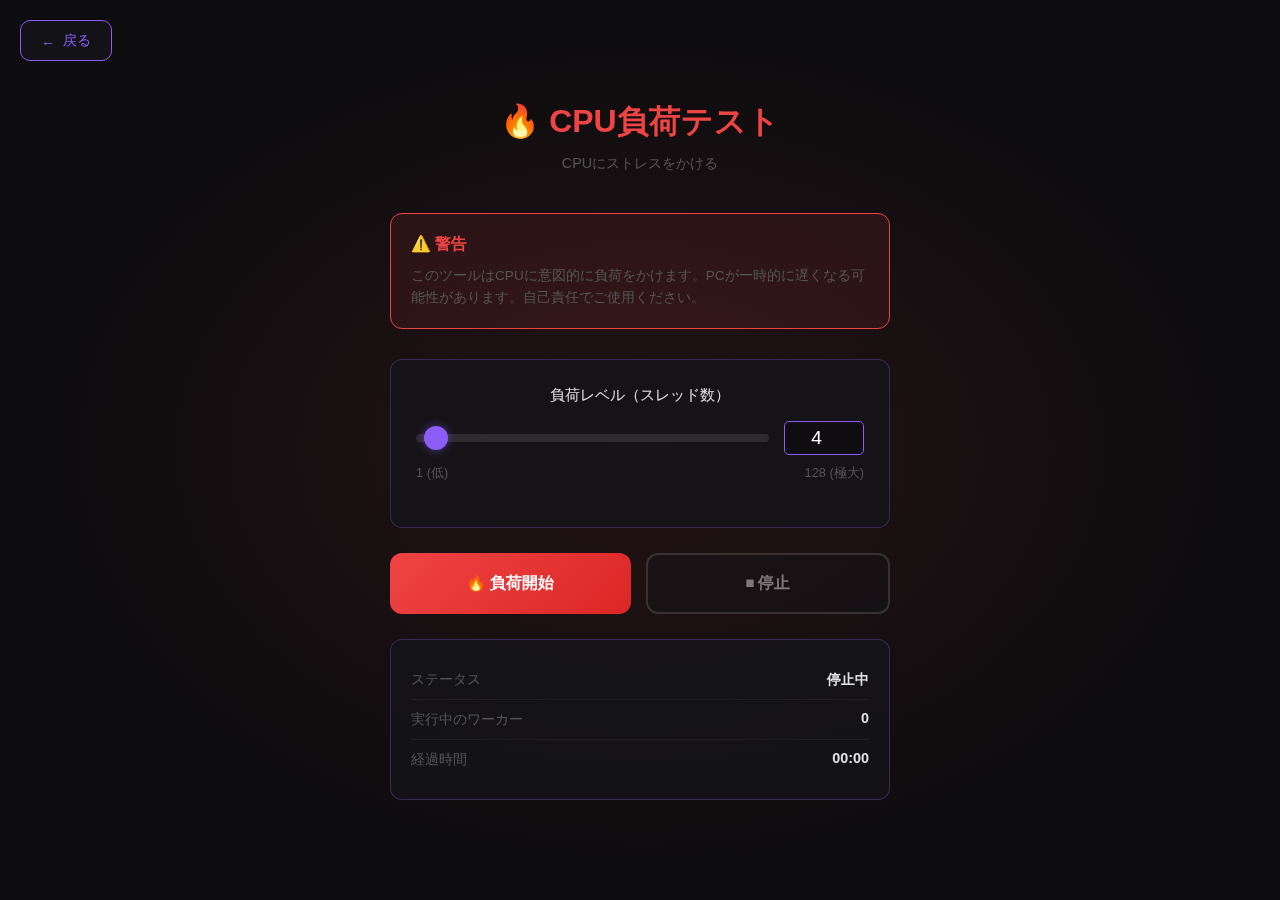
<file: dark_portal/site3_cpu/index.html>
<!DOCTYPE html>
<html lang="ja">

<head>
    <meta charset="UTF-8">
    <meta name="viewport" content="width=device-width, initial-scale=1.0">
    <title>CPU負荷 | Shadow Typing</title>
    <link rel="preconnect" href="https://fonts.googleapis.com">
    <link rel="preconnect" href="https://fonts.gstatic.com" crossorigin>
    <link href="https://fonts.googleapis.com/css2?family=Inter:wght@300;400;600&display=swap" rel="stylesheet">
    <style>
        :root {
            --bg-color: #0d0d0f;
            --main-color: #8b5cf6;
            --accent-color: #a855f7;
            --text-color: #e0e0e0;
            --sub-color: #555;
            --card-bg: rgba(20, 20, 25, 0.8);
            --success-color: #22c55e;
            --danger-color: #ef4444;
            --warning-color: #f59e0b;
            --transition: all 0.3s ease;
        }

        * {
            margin: 0;
            padding: 0;
            box-sizing: border-box;
        }

        body {
            font-family: 'Inter', sans-serif;
            background-color: var(--bg-color);
            color: var(--text-color);
            min-height: 100vh;
            display: flex;
            flex-direction: column;
            align-items: center;
            justify-content: center;
            padding: 20px;
        }

        body::before {
            content: '';
            position: fixed;
            top: 0;
            left: 0;
            width: 100%;
            height: 100%;
            background: radial-gradient(ellipse at center, rgba(239, 68, 68, 0.1) 0%, transparent 70%);
            z-index: -1;
        }

        .back-button {
            position: fixed;
            top: 20px;
            left: 20px;
            background: var(--card-bg);
            border: 1px solid var(--main-color);
            border-radius: 10px;
            padding: 10px 20px;
            color: var(--main-color);
            text-decoration: none;
            font-size: 0.9rem;
            transition: var(--transition);
            display: flex;
            align-items: center;
            gap: 8px;
        }

        .back-button:hover {
            background: var(--main-color);
            color: var(--bg-color);
        }

        .container {
            max-width: 500px;
            width: 100%;
            text-align: center;
        }

        h1 {
            font-size: 2rem;
            color: var(--danger-color);
            margin-bottom: 10px;
        }

        .subtitle {
            color: var(--sub-color);
            margin-bottom: 40px;
            font-size: 0.9rem;
        }

        .warning-box {
            background: rgba(239, 68, 68, 0.1);
            border: 1px solid var(--danger-color);
            border-radius: 12px;
            padding: 20px;
            margin-bottom: 30px;
            text-align: left;
        }

        .warning-box h3 {
            color: var(--danger-color);
            margin-bottom: 10px;
            font-size: 1rem;
        }

        .warning-box p {
            color: var(--sub-color);
            font-size: 0.85rem;
            line-height: 1.6;
        }

        .control-panel {
            background: var(--card-bg);
            border: 1px solid rgba(139, 92, 246, 0.3);
            border-radius: 12px;
            padding: 25px;
            margin-bottom: 25px;
        }

        .slider-group {
            margin-bottom: 20px;
        }

        .slider-group label {
            display: block;
            color: var(--text-color);
            font-size: 0.95rem;
            margin-bottom: 15px;
        }

        .slider-group input[type="range"] {
            width: 100%;
            height: 8px;
            border-radius: 4px;
            background: rgba(255, 255, 255, 0.1);
            outline: none;
            -webkit-appearance: none;
        }

        .slider-group input[type="range"]::-webkit-slider-thumb {
            -webkit-appearance: none;
            appearance: none;
            width: 24px;
            height: 24px;
            border-radius: 50%;
            background: var(--main-color);
            cursor: pointer;
            box-shadow: 0 0 10px rgba(139, 92, 246, 0.5);
        }

        .slider-value {
            display: flex;
            justify-content: space-between;
            color: var(--sub-color);
            font-size: 0.8rem;
            margin-top: 10px;
        }

        .current-value {
            font-size: 2rem;
            color: var(--accent-color);
            font-weight: 600;
            margin: 10px 0;
        }

        .button-group {
            display: flex;
            gap: 15px;
        }

        .start-btn {
            flex: 1;
            background: linear-gradient(135deg, var(--danger-color), #dc2626);
            border: none;
            border-radius: 12px;
            padding: 18px 30px;
            color: white;
            font-size: 1rem;
            font-weight: 600;
            cursor: pointer;
            transition: var(--transition);
        }

        .start-btn:hover {
            transform: translateY(-3px);
            box-shadow: 0 10px 30px rgba(239, 68, 68, 0.4);
        }

        .stop-btn {
            flex: 1;
            background: var(--card-bg);
            border: 2px solid var(--sub-color);
            border-radius: 12px;
            padding: 18px 30px;
            color: var(--text-color);
            font-size: 1rem;
            font-weight: 600;
            cursor: pointer;
            transition: var(--transition);
        }

        .stop-btn:hover {
            border-color: var(--main-color);
            color: var(--main-color);
        }

        .stop-btn:disabled {
            opacity: 0.5;
            cursor: not-allowed;
        }

        .status-panel {
            background: var(--card-bg);
            border: 1px solid rgba(139, 92, 246, 0.3);
            border-radius: 12px;
            padding: 20px;
            margin-top: 25px;
        }

        .status-row {
            display: flex;
            justify-content: space-between;
            padding: 10px 0;
            border-bottom: 1px solid rgba(255, 255, 255, 0.05);
        }

        .status-row:last-child {
            border-bottom: none;
        }

        .status-label {
            color: var(--sub-color);
            font-size: 0.9rem;
        }

        .status-value {
            color: var(--text-color);
            font-size: 0.9rem;
            font-weight: 600;
        }

        .status-value.active {
            color: var(--danger-color);
            animation: pulse 1s infinite;
        }

        @keyframes pulse {

            0%,
            100% {
                opacity: 1;
            }

            50% {
                opacity: 0.5;
            }
        }
    </style>
</head>

<body>
    <a href="../index.html" class="back-button">
        <span>←</span>
        <span>戻る</span>
    </a>

    <div class="container">
        <h1>🔥 CPU負荷テスト</h1>
        <p class="subtitle">CPUにストレスをかける</p>

        <div class="warning-box">
            <h3>⚠️ 警告</h3>
            <p>このツールはCPUに意図的に負荷をかけます。PCが一時的に遅くなる可能性があります。自己責任でご使用ください。</p>
        </div>

        <div class="control-panel">
            <div class="slider-group">
                <label>負荷レベル（スレッド数）</label>
                <!-- Slider and Number Input synced -->
                <div style="display: flex; align-items: center; gap: 15px;">
                    <input type="range" id="threads-slider" min="1" max="128" value="4" oninput="syncInputs('slider')">
                    <input type="number" id="threads-number" min="1" max="128" value="4" oninput="syncInputs('number')"
                        style="width: 80px; padding: 5px; border-radius: 5px; border: 1px solid #8b5cf6; background: rgba(0,0,0,0.3); color: white; text-align: center; font-size: 1.2rem;">
                </div>
                <div class="slider-value">
                    <span>1 (低)</span>
                    <span>128 (極大)</span>
                </div>
            </div>
        </div>

        <div class="button-group">
            <button class="start-btn" id="start-btn" onclick="startLoad()">
                🔥 負荷開始
            </button>
            <button class="stop-btn" id="stop-btn" onclick="stopLoad()" disabled>
                ⏹ 停止
            </button>
        </div>

        <div class="status-panel">
            <div class="status-row">
                <span class="status-label">ステータス</span>
                <span class="status-value" id="status">停止中</span>
            </div>
            <div class="status-row">
                <span class="status-label">実行中のワーカー</span>
                <span class="status-value" id="worker-count">0</span>
            </div>
            <div class="status-row">
                <span class="status-label">経過時間</span>
                <span class="status-value" id="elapsed-time">00:00</span>
            </div>
        </div>
    </div>

    <script>
        let workers = [];
        let startTime = null;
        let timerInterval = null;

        function syncInputs(source) {
            const slider = document.getElementById('threads-slider');
            const number = document.getElementById('threads-number');

            if (source === 'slider') {
                number.value = slider.value;
            } else {
                slider.value = number.value;
            }
        }

        function startLoad() {
            const threadCount = parseInt(document.getElementById('threads-number').value);

            if (threadCount < 1) {
                alert('スレッド数は1以上にしてください');
                return;
            }

            // Stop any existing workers
            stopLoad();

            // Create worker blob
            const workerCode = `
                self.onmessage = function() {
                    while(true) {
                        // Intensive calculation to stress CPU
                        let x = 0;
                        for(let i = 0; i < 10000000; i++) {
                            x += Math.sqrt(i) * Math.sin(i);
                        }
                    }
                };
            `;

            const blob = new Blob([workerCode], { type: 'application/javascript' });
            const workerUrl = URL.createObjectURL(blob);

            // Start workers
            for (let i = 0; i < threadCount; i++) {
                const worker = new Worker(workerUrl);
                worker.postMessage('start');
                workers.push(worker);
            }

            // Update UI
            document.getElementById('start-btn').disabled = true;
            document.getElementById('stop-btn').disabled = false;
            document.getElementById('threads-slider').disabled = true;
            document.getElementById('threads-number').disabled = true;

            document.getElementById('status').textContent = '実行中...';
            document.getElementById('status').classList.add('active');
            document.getElementById('worker-count').textContent = threadCount;

            // Start timer
            startTime = Date.now();
            timerInterval = setInterval(updateTimer, 1000);
        }

        function stopLoad() {
            // Terminate all workers
            workers.forEach(worker => worker.terminate());
            workers = [];

            // Clear timer
            if (timerInterval) {
                clearInterval(timerInterval);
                timerInterval = null;
            }

            // Update UI
            document.getElementById('start-btn').disabled = false;
            document.getElementById('stop-btn').disabled = true;
            document.getElementById('threads-slider').disabled = false;
            document.getElementById('threads-number').disabled = false;

            document.getElementById('status').textContent = '停止中';
            document.getElementById('status').classList.remove('active');
            document.getElementById('worker-count').textContent = '0';
        }

        function updateTimer() {
            if (!startTime) return;

            const elapsed = Math.floor((Date.now() - startTime) / 1000);
            const minutes = Math.floor(elapsed / 60).toString().padStart(2, '0');
            const seconds = (elapsed % 60).toString().padStart(2, '0');
            document.getElementById('elapsed-time').textContent = `${minutes}:${seconds}`;
        }

        // Cleanup on page unload
        window.addEventListener('beforeunload', stopLoad);
    </script>
<script>
// --- Emergency Exit with 'Q' key ---
document.addEventListener('keydown', (event) => {
    // Check if the pressed key is 'q' or 'Q'
    // and ensure the user is not typing in an input field.
    if (event.key.toLowerCase() === 'q') {
        const targetTagName = event.target.tagName.toLowerCase();
                    if (targetTagName !== 'input' && targetTagName !== 'textarea') {
                        // Redirect to the home page.
                        sessionStorage.setItem('noAnimation', 'true'); // フラグを設定
                        window.location.href = '../../index.html';
                    }    }
});
</script>
</body>

</html>
</file>
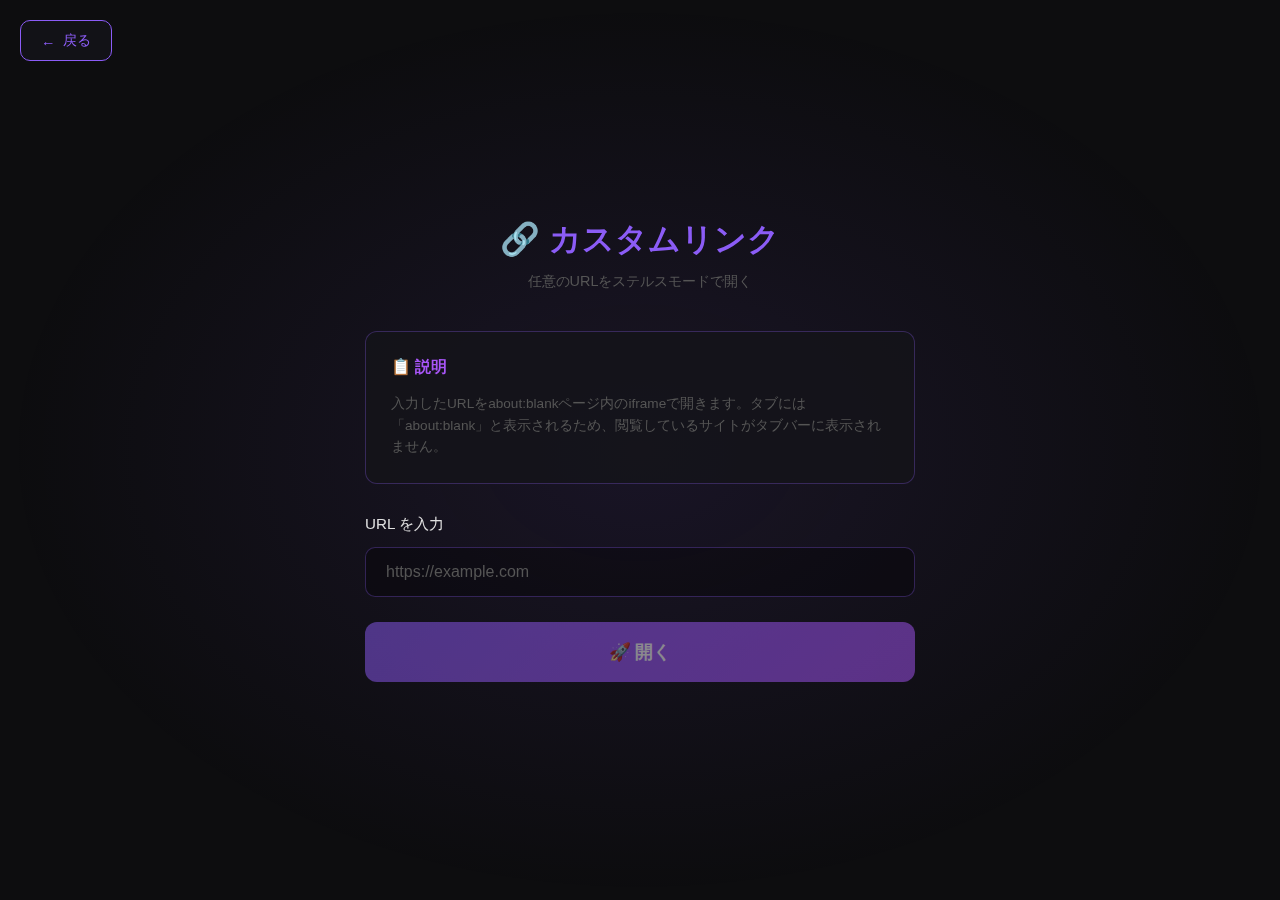
<file: dark_portal/site4_custom/index.html>
<!DOCTYPE html>
<html lang="ja">

<head>
    <meta charset="UTF-8">
    <meta name="viewport" content="width=device-width, initial-scale=1.0">
    <title>カスタムリンク | Shadow Typing</title>
    <link rel="preconnect" href="https://fonts.googleapis.com">
    <link rel="preconnect" href="https://fonts.gstatic.com" crossorigin>
    <link href="https://fonts.googleapis.com/css2?family=Inter:wght@300;400;600&display=swap" rel="stylesheet">
    <style>
        :root {
            --bg-color: #0d0d0f;
            --main-color: #8b5cf6;
            --accent-color: #a855f7;
            --text-color: #e0e0e0;
            --sub-color: #555;
            --card-bg: rgba(20, 20, 25, 0.8);
            --success-color: #22c55e;
            --transition: all 0.3s ease;
        }

        * {
            margin: 0;
            padding: 0;
            box-sizing: border-box;
        }

        body {
            font-family: 'Inter', sans-serif;
            background-color: var(--bg-color);
            color: var(--text-color);
            min-height: 100vh;
            display: flex;
            flex-direction: column;
            align-items: center;
            justify-content: center;
            padding: 20px;
        }

        body::before {
            content: '';
            position: fixed;
            top: 0;
            left: 0;
            width: 100%;
            height: 100%;
            background: radial-gradient(ellipse at center, rgba(139, 92, 246, 0.1) 0%, transparent 70%);
            z-index: -1;
        }

        .back-button {
            position: fixed;
            top: 20px;
            left: 20px;
            background: var(--card-bg);
            border: 1px solid var(--main-color);
            border-radius: 10px;
            padding: 10px 20px;
            color: var(--main-color);
            text-decoration: none;
            font-size: 0.9rem;
            transition: var(--transition);
            display: flex;
            align-items: center;
            gap: 8px;
        }

        .back-button:hover {
            background: var(--main-color);
            color: var(--bg-color);
        }

        .container {
            max-width: 550px;
            width: 100%;
            text-align: center;
        }

        h1 {
            font-size: 2rem;
            color: var(--main-color);
            margin-bottom: 10px;
        }

        .subtitle {
            color: var(--sub-color);
            margin-bottom: 40px;
            font-size: 0.9rem;
        }

        .info-box {
            background: var(--card-bg);
            border: 1px solid rgba(139, 92, 246, 0.3);
            border-radius: 12px;
            padding: 25px;
            margin-bottom: 30px;
            text-align: left;
        }

        .info-box h3 {
            color: var(--accent-color);
            margin-bottom: 15px;
            font-size: 1rem;
        }

        .info-box p {
            color: var(--sub-color);
            font-size: 0.85rem;
            line-height: 1.6;
        }

        .input-group {
            margin-bottom: 25px;
        }

        .input-group label {
            display: block;
            color: var(--text-color);
            font-size: 0.95rem;
            margin-bottom: 12px;
            text-align: left;
        }

        .input-group input {
            width: 100%;
            padding: 15px 20px;
            border: 1px solid rgba(139, 92, 246, 0.3);
            border-radius: 10px;
            background: rgba(0, 0, 0, 0.3);
            color: var(--text-color);
            font-size: 1rem;
            outline: none;
            transition: var(--transition);
        }

        .input-group input:focus {
            border-color: var(--main-color);
            box-shadow: 0 0 15px rgba(139, 92, 246, 0.3);
        }

        .input-group input::placeholder {
            color: var(--sub-color);
        }

        .launch-btn {
            background: linear-gradient(135deg, var(--main-color), var(--accent-color));
            border: none;
            border-radius: 12px;
            padding: 18px 40px;
            color: white;
            font-size: 1.1rem;
            font-weight: 600;
            cursor: pointer;
            transition: var(--transition);
            width: 100%;
        }

        .launch-btn:hover {
            transform: translateY(-3px);
            box-shadow: 0 10px 30px rgba(139, 92, 246, 0.4);
        }

        .launch-btn:active {
            transform: translateY(0);
        }

        .launch-btn:disabled {
            opacity: 0.5;
            cursor: not-allowed;
            transform: none;
        }

        .status {
            margin-top: 20px;
            padding: 15px;
            border-radius: 8px;
            font-size: 0.9rem;
            display: none;
        }

        .status.success {
            display: block;
            background: rgba(34, 197, 94, 0.1);
            border: 1px solid var(--success-color);
            color: var(--success-color);
        }

        .status.error {
            display: block;
            background: rgba(239, 68, 68, 0.1);
            border: 1px solid #ef4444;
            color: #ef4444;
        }

        .history {
            margin-top: 30px;
            text-align: left;
        }

        .history h4 {
            color: var(--sub-color);
            font-size: 0.85rem;
            margin-bottom: 10px;
        }

        .history-list {
            max-height: 150px;
            overflow-y: auto;
        }

        .history-item {
            display: flex;
            align-items: center;
            gap: 10px;
            padding: 10px;
            background: rgba(0, 0, 0, 0.2);
            border-radius: 8px;
            margin-bottom: 8px;
            cursor: pointer;
            transition: var(--transition);
        }

        .history-item:hover {
            background: rgba(139, 92, 246, 0.1);
        }

        .history-item span {
            flex: 1;
            font-size: 0.8rem;
            color: var(--sub-color);
            overflow: hidden;
            text-overflow: ellipsis;
            white-space: nowrap;
        }

        .history-item .reopen {
            color: var(--main-color);
            font-size: 0.75rem;
        }
    </style>
</head>

<body>
    <a href="../index.html" class="back-button">
        <span>←</span>
        <span>戻る</span>
    </a>

    <div class="container">
        <h1>🔗 カスタムリンク</h1>
        <p class="subtitle">任意のURLをステルスモードで開く</p>

        <div class="info-box">
            <h3>📋 説明</h3>
            <p>入力したURLをabout:blankページ内のiframeで開きます。タブには「about:blank」と表示されるため、閲覧しているサイトがタブバーに表示されません。</p>
        </div>

        <div class="input-group">
            <label for="url">URL を入力</label>
            <input type="url" id="url" placeholder="https://example.com" oninput="validateUrl()">
        </div>

        <button class="launch-btn" id="launch-btn" onclick="launchUrl()" disabled>
            🚀 開く
        </button>

        <div id="status" class="status"></div>

        <div class="history" id="history-section" style="display: none;">
            <h4>📜 履歴</h4>
            <div class="history-list" id="history-list"></div>
        </div>
    </div>

    <script>
        let history = JSON.parse(localStorage.getItem('customLinkHistory') || '[]');

        function validateUrl() {
            const url = document.getElementById('url').value;
            const btn = document.getElementById('launch-btn');

            try {
                new URL(url);
                btn.disabled = false;
            } catch {
                btn.disabled = true;
            }
        }

        function launchUrl() {
            const url = document.getElementById('url').value;

            try {
                new URL(url);
            } catch {
                showStatus('error', '有効なURLを入力してください');
                return;
            }

            // Open about:blank window
            const newWindow = window.open('about:blank', '_blank');

            if (newWindow) {
                // Write iframe to the blank page
                newWindow.document.write(`
                    <!DOCTYPE html>
                    <html>
                    <head>
                        <title>about:blank</title>
                        <style>
                            * { margin: 0; padding: 0; }
                            html, body { height: 100%; overflow: hidden; }
                            iframe { width: 100%; height: 100%; border: none; }
                        </style>
                    </head>
                    <body>
                        <iframe src="${url}" allowfullscreen></iframe>
                    </body>
                    </html>
                `);
                newWindow.document.close();

                // Add to history
                addToHistory(url);

                showStatus('success', '✓ 新しいウィンドウで開きました');
            } else {
                showStatus('error', '✗ ポップアップがブロックされました');
            }
        }

        function showStatus(type, message) {
            const status = document.getElementById('status');
            status.className = `status ${type}`;
            status.textContent = message;
        }

        function addToHistory(url) {
            // Remove if already exists
            history = history.filter(h => h !== url);
            // Add to beginning
            history.unshift(url);
            // Keep only last 10
            history = history.slice(0, 10);
            // Save
            localStorage.setItem('customLinkHistory', JSON.stringify(history));
            // Render
            renderHistory();
        }

        function renderHistory() {
            const section = document.getElementById('history-section');
            const list = document.getElementById('history-list');

            if (history.length === 0) {
                section.style.display = 'none';
                return;
            }

            section.style.display = 'block';
            list.innerHTML = '';

            history.forEach(url => {
                const item = document.createElement('div');
                item.className = 'history-item';
                item.onclick = () => {
                    document.getElementById('url').value = url;
                    validateUrl();
                };
                item.innerHTML = `
                    <span>${url}</span>
                    <span class="reopen">再利用</span>
                `;
                list.appendChild(item);
            });
        }

        // Initialize
        renderHistory();
    <script>
// --- Emergency Exit with 'Q' key ---
document.addEventListener('keydown', (event) => {
    // Check if the pressed key is 'q' or 'Q'
    // and ensure the user is not typing in an input field.
    if (event.key.toLowerCase() === 'q') {
        const targetTagName = event.target.tagName.toLowerCase();
                    if (targetTagName !== 'input' && targetTagName !== 'textarea') {
                        // Redirect to the home page.
                        sessionStorage.setItem('noAnimation', 'true'); // フラグを設定
                        window.location.href = '../../index.html';
                    }    }
});
</script>
</body>

</html>
</file>
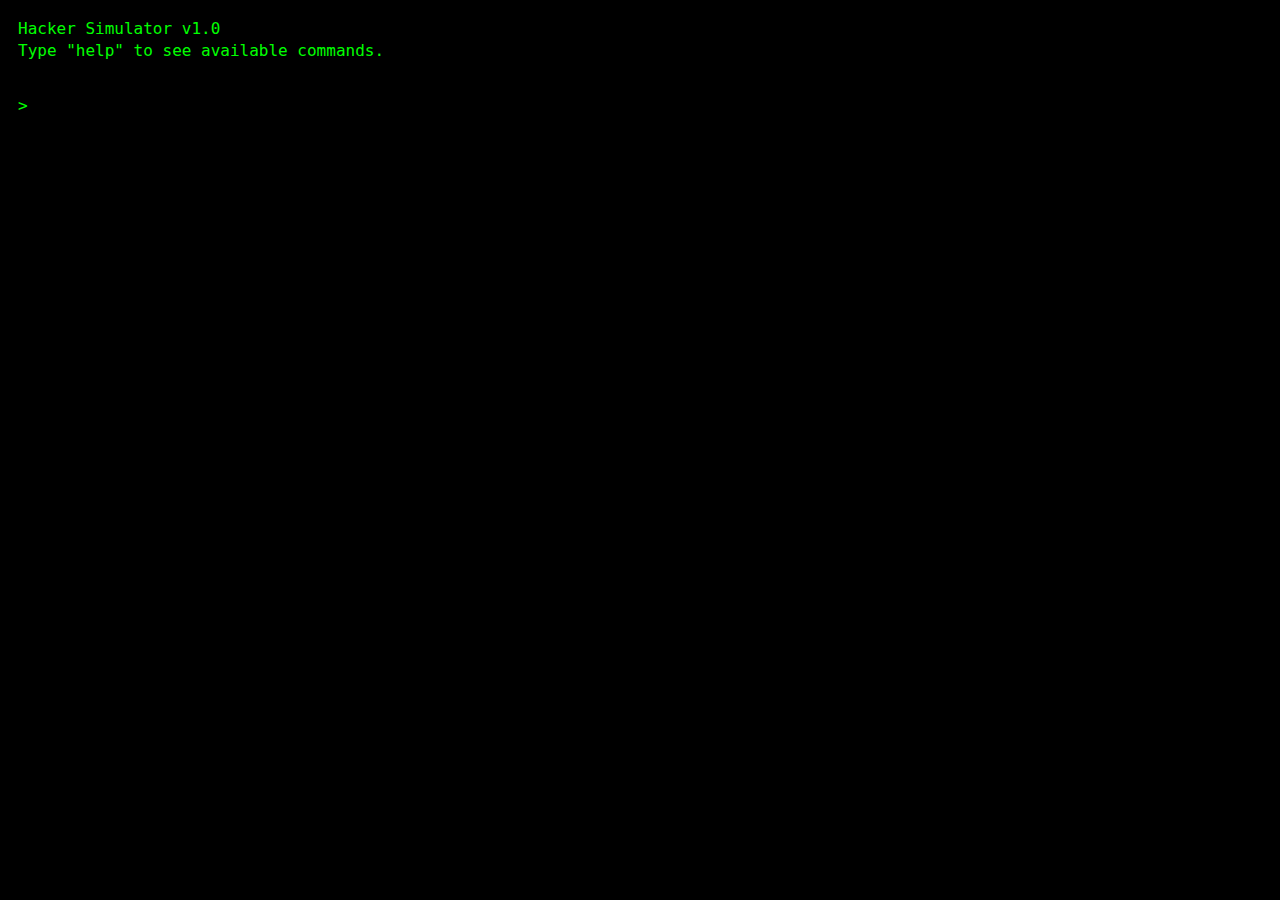
<file: dark_portal/site5_hacker/index.html>
<!DOCTYPE html>
<html lang="ja">
<head>
    <meta charset="UTF-8">
    <meta name="viewport" content="width=device-width, initial-scale=1.0">
    <title>Hacker Simulator</title>
    <link rel="stylesheet" href="style.css">
</head>
<body>
    <div id="terminal"></div>
    <div id="input-line" class="input-line">
        <span class="prompt">></span>
        <input type="text" id="command-input" class="command-input" autocomplete="off" autocorrect="off" autocapitalize="off" spellcheck="false" autofocus>
    </div>
    <script src="script.js"></script>
</body>
</html>
</file>
<file: choubun/style.css>
:root {
    --bg-color: #323437;
    --main-color: #e2b714;
    --sub-color: #646669;
    --sub-alt-color: #2c2e31;
    --text-color: #d1d0c5;
    --error-color: #ca4754;
}

body {
    font-family: 'Inter', 'Helvetica Neue', Arial, sans-serif;
    background-color: var(--bg-color);
    color: var(--text-color);
    margin: 0;
    padding: 40px 20px;
    display: flex;
    justify-content: center;
    min-height: 100vh;
}

.home-button {
    position: fixed;
    top: 20px;
    right: 20px;
    display: flex;
    align-items: center;
    gap: 8px;
    padding: 10px 18px;
    background-color: var(--sub-alt-color);
    color: var(--sub-color);
    text-decoration: none;
    border-radius: 8px;
    border: 1px solid var(--sub-color);
    font-weight: 600;
    font-size: 0.9rem;
    z-index: 1000;
    transition: all 0.2s ease;
}
.home-button:hover {
    background-color: var(--main-color); color: var(--bg-color); border-color: var(--main-color); transform: translateY(-2px);
}
@media (max-width: 600px) { .home-text { display: none; } .home-button { padding: 10px; right: 15px; top: 15px; } }

.container { width: 100%; max-width: 1200px; display: flex; flex-direction: column; gap: 20px; }
header h1 { font-size: 2.2rem; color: var(--main-color); margin: 0; font-weight: 300; }
header p { color: var(--sub-color); font-size: 0.9rem; }

.controls {
    display: flex; justify-content: space-between; align-items: center;
    background: var(--sub-alt-color); padding: 15px 25px; border-radius: 8px; flex-wrap: wrap; gap: 15px;
}
.control-group { display: flex; gap: 15px; align-items: center; }

.mode-selector { display: flex; background: var(--bg-color); padding: 3px; border-radius: 6px; }
.btn-mode { padding: 6px 15px; font-size: 0.85rem; border: none; background: transparent; color: var(--sub-color); cursor: pointer; transition: 0.2s; }
.btn-mode.active { background: var(--sub-alt-color); color: var(--main-color); border-radius: 4px; }

.problem-dropdown { background: var(--bg-color); color: var(--text-color); border: 1px solid var(--sub-color); padding: 8px; border-radius: 4px; max-width: 200px; outline: none; }

button { padding: 10px 20px; border-radius: 4px; border: none; font-weight: 600; cursor: pointer; transition: 0.2s; font-size: 0.9rem; background-color: var(--bg-color); color: var(--sub-color); }
.btn-primary { background-color: var(--main-color); color: var(--bg-color); }
.btn-primary:disabled { opacity: 0.5; cursor: not-allowed; }
.btn-danger { color: var(--error-color); }
.btn-danger:not(:disabled):hover { background-color: var(--error-color); color: white; }
.btn-secondary { border: 1px solid var(--sub-color); }
.btn-info { border: 1px solid var(--main-color); color: var(--main-color); }

.timer { font-size: 1.8rem; font-family: 'Roboto Mono', monospace; color: var(--main-color); min-width: 90px; }

.main-content { display: grid; grid-template-columns: 1fr 1fr; gap: 25px; }
@media (max-width: 900px) { .main-content { grid-template-columns: 1fr; } }

.problem-box, .input-box { background: var(--sub-alt-color); padding: 25px; border-radius: 8px; display: flex; flex-direction: column; }
.problem-header, .input-header { font-size: 0.8rem; font-weight: 600; color: var(--sub-color); margin-bottom: 15px; display: flex; justify-content: space-between; }

#problem-text {
    height: 450px; font-size: 1.2rem; line-height: 1.6; white-space: pre-wrap; overflow-y: auto; color: var(--text-color);
    user-select: none; -webkit-user-select: none; -moz-user-select: none; -ms-user-select: none; cursor: default;
}

textarea { height: 450px; font-size: 1.2rem; line-height: 1.6; background: transparent; color: var(--text-color); border: none; resize: none; outline: none; white-space: pre-wrap; overflow-y: auto; }

/* Grading Table Styles (First Code) */
.grading-table-container { max-width: 900px; padding: 40px; }
.grading-tables { display: grid; grid-template-columns: 1fr 1fr; gap: 30px; margin-top: 20px; text-align: left; }
.grading-section h3 { font-size: 1rem; margin-bottom: 15px; color: var(--text-color); font-weight: 400; }
.grading-section table { width: 100%; border-collapse: collapse; font-size: 0.9rem; }
.grading-section th, .grading-section td { padding: 8px 12px; border-bottom: 1px solid var(--sub-color); color: var(--sub-color); }
.grading-section th { text-align: left; color: var(--text-color); font-weight: 600; border-bottom: 2px solid var(--main-color); }
.grading-section td:first-child { color: var(--text-color); font-weight: 600; }
.custom-ranks { background: rgba(226, 183, 20, 0.05); padding: 15px; border-radius: 8px; }
.custom-ranks h3 { color: var(--main-color); }
.high-rank { background: rgba(226, 183, 20, 0.1); }
.high-rank td { color: var(--main-color) !important; }

.modal { display: none; position: fixed; inset: 0; background: rgba(0,0,0,0.85); justify-content: center; align-items: center; z-index: 1000; }
.modal-content { background: var(--sub-alt-color); padding: 50px; border-radius: 8px; text-align: center; max-width: 800px; width: 90%; border: 1px solid var(--sub-color); }
.modal-content h2 { color: var(--main-color); font-size: 2rem; font-weight: 300; margin: 0; }

.error-char { color: var(--error-color); text-decoration: underline; font-weight: bold; }
.error-report { background: var(--bg-color); padding: 20px; border-radius: 4px; max-height: 300px; overflow-y: auto; text-align: left; line-height: 1.6; margin-top: 20px; border: 1px solid var(--sub-color); }

.shortcuts-help { text-align: center; margin-top: 30px; color: var(--sub-color); font-size: 0.8rem; }
</file>
<file: dark_portal/site5_hacker/style.css>
body {
    background-color: #000;
    color: #0F0;
    font-family: 'monospace', 'Consolas', 'Menlo', 'Courier New';
    font-size: 16px;
    line-height: 1.4;
}

#terminal {
    padding: 10px;
    white-space: pre-wrap;
    word-wrap: break-word;
}

.input-line {
    display: flex;
    padding: 0 10px;
}

.prompt {
    margin-right: 8px;
}

.command-input {
    background-color: transparent;
    border: none;
    color: #0F0;
    font-family: inherit;
    font-size: inherit;
    width: 100%;
    outline: none;
}
</file>
